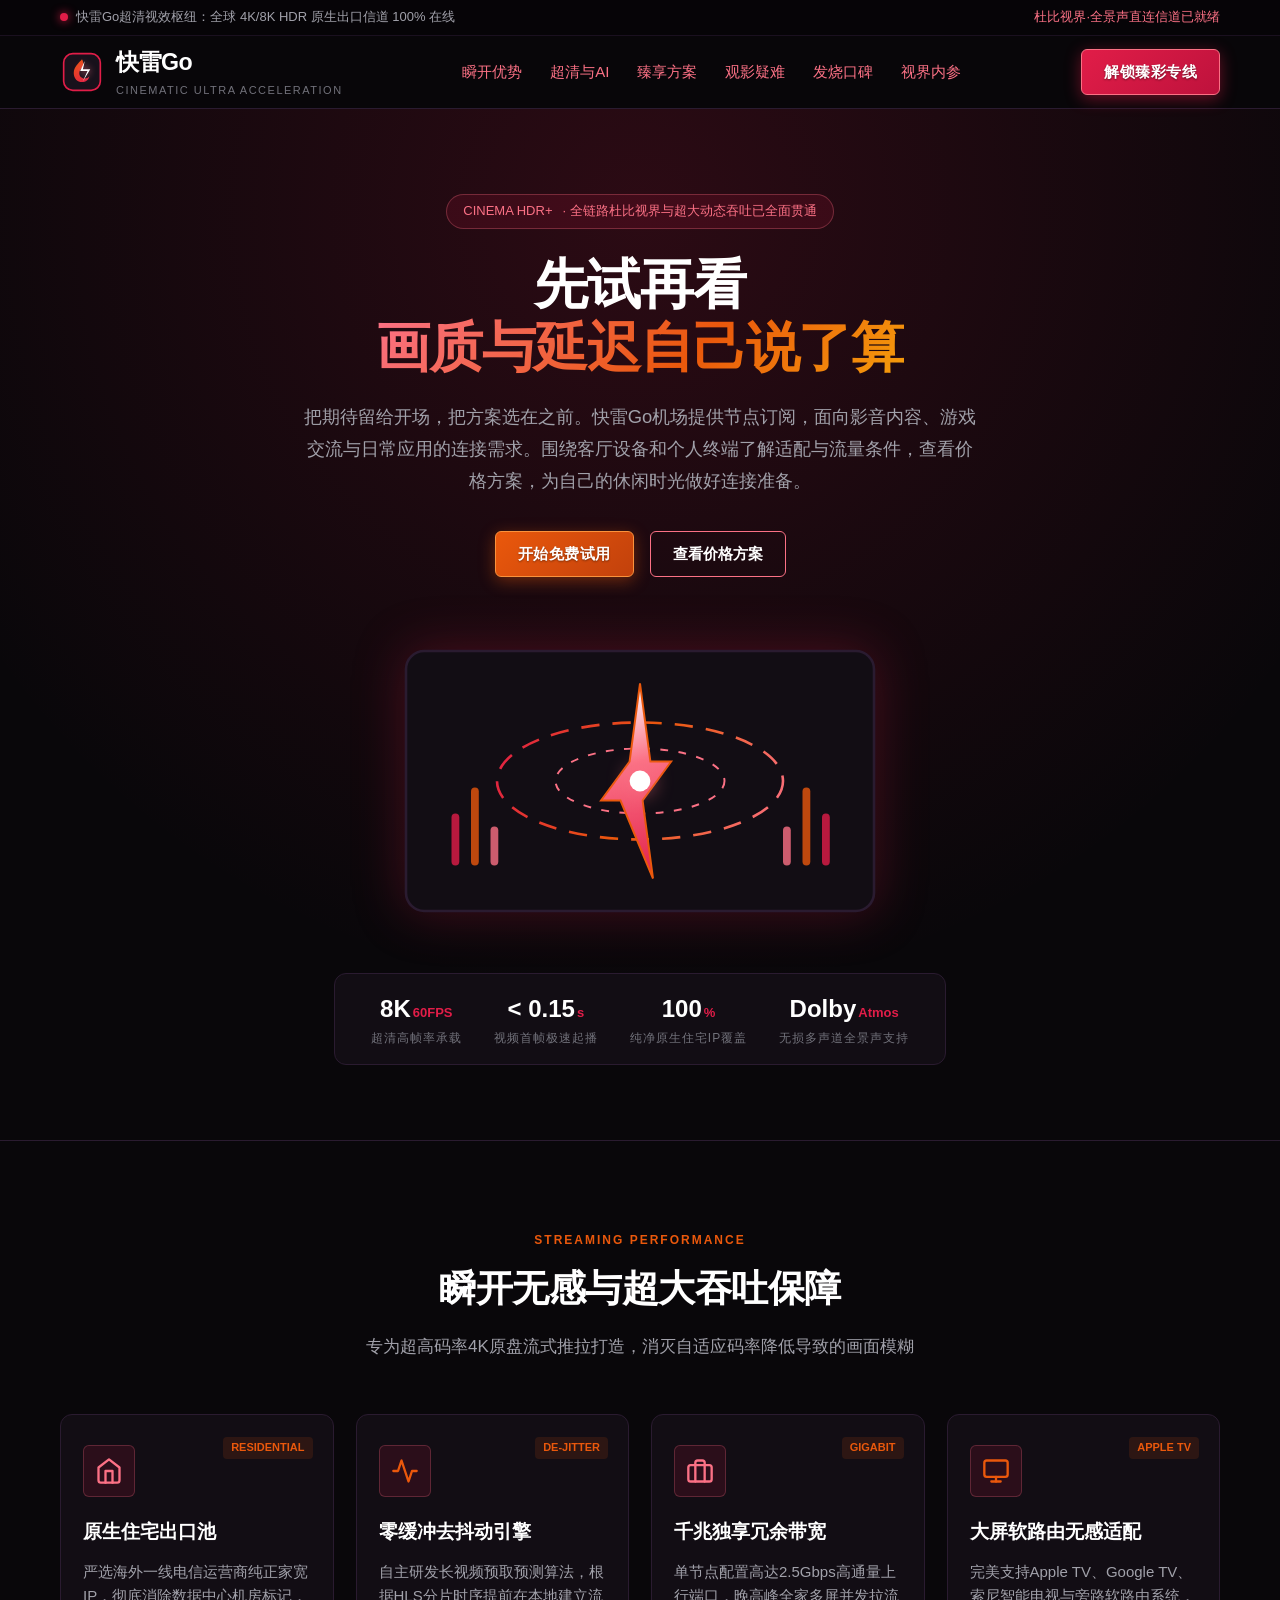
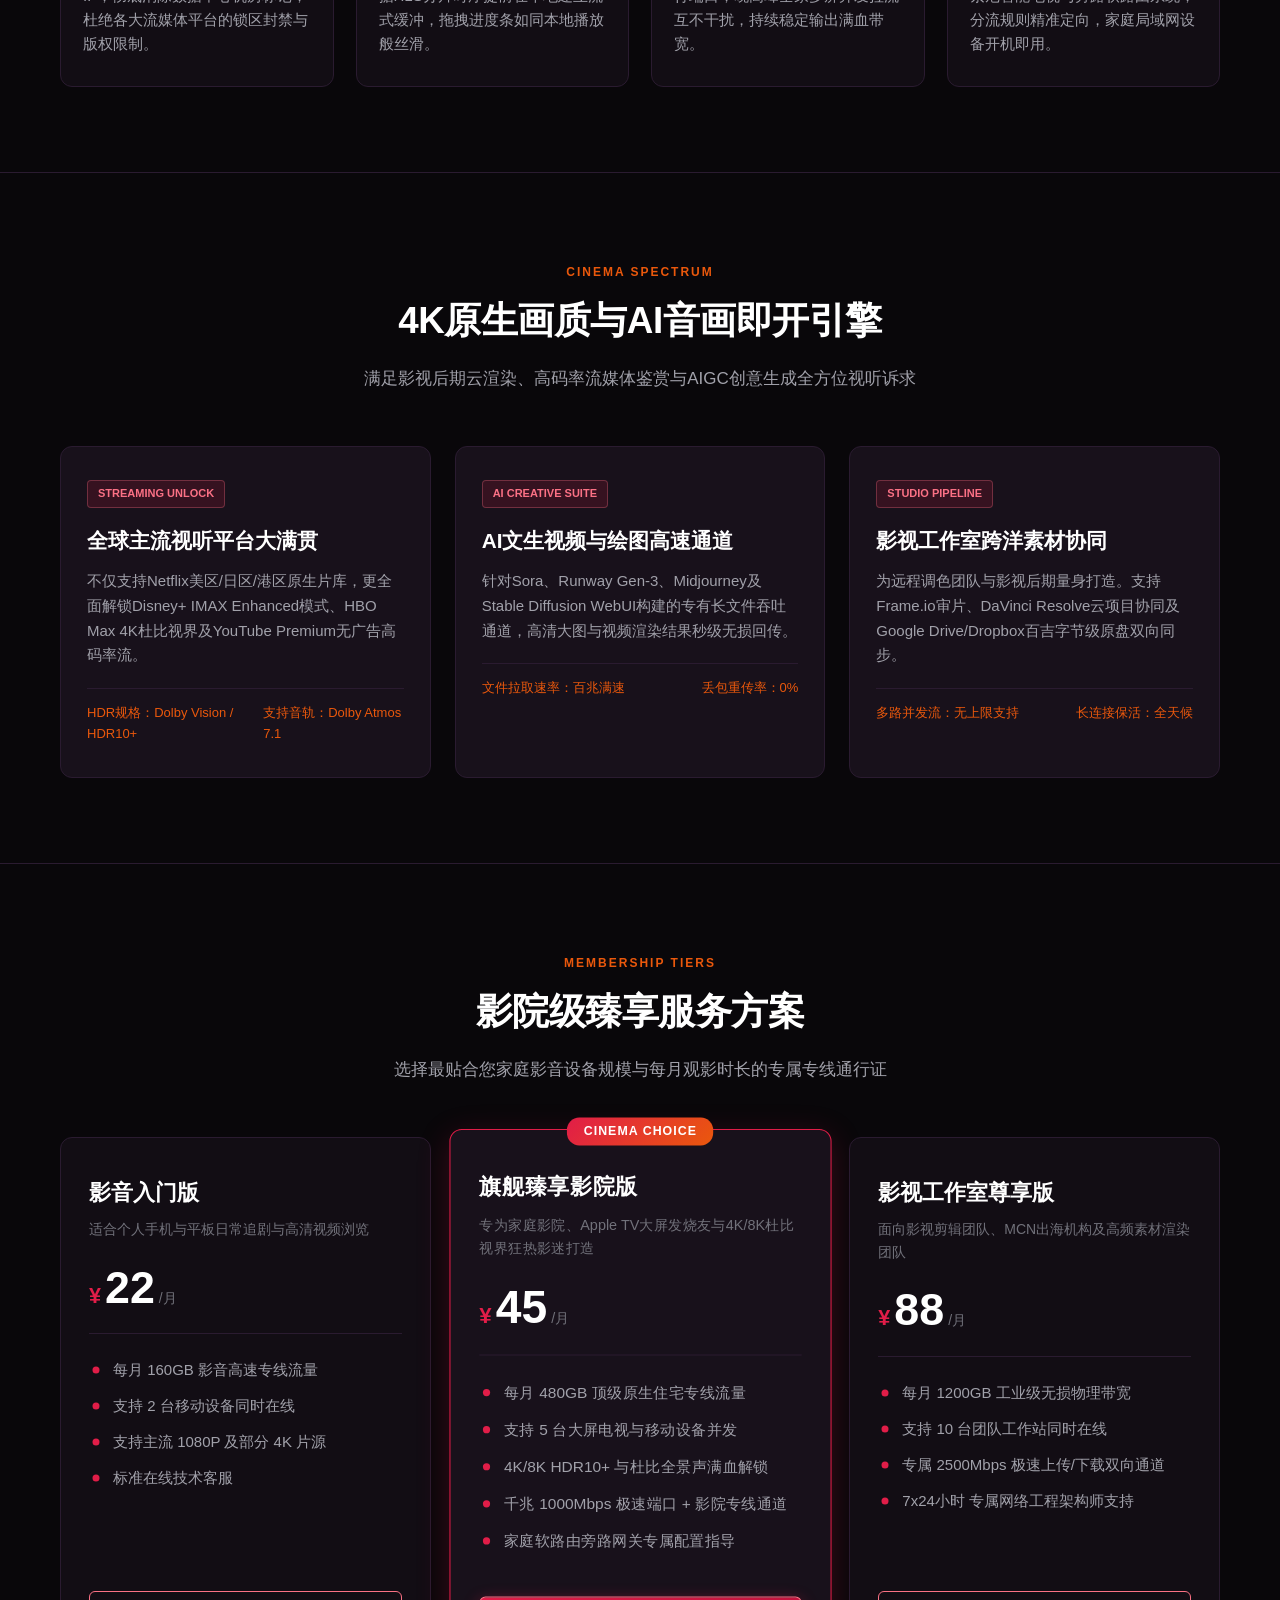
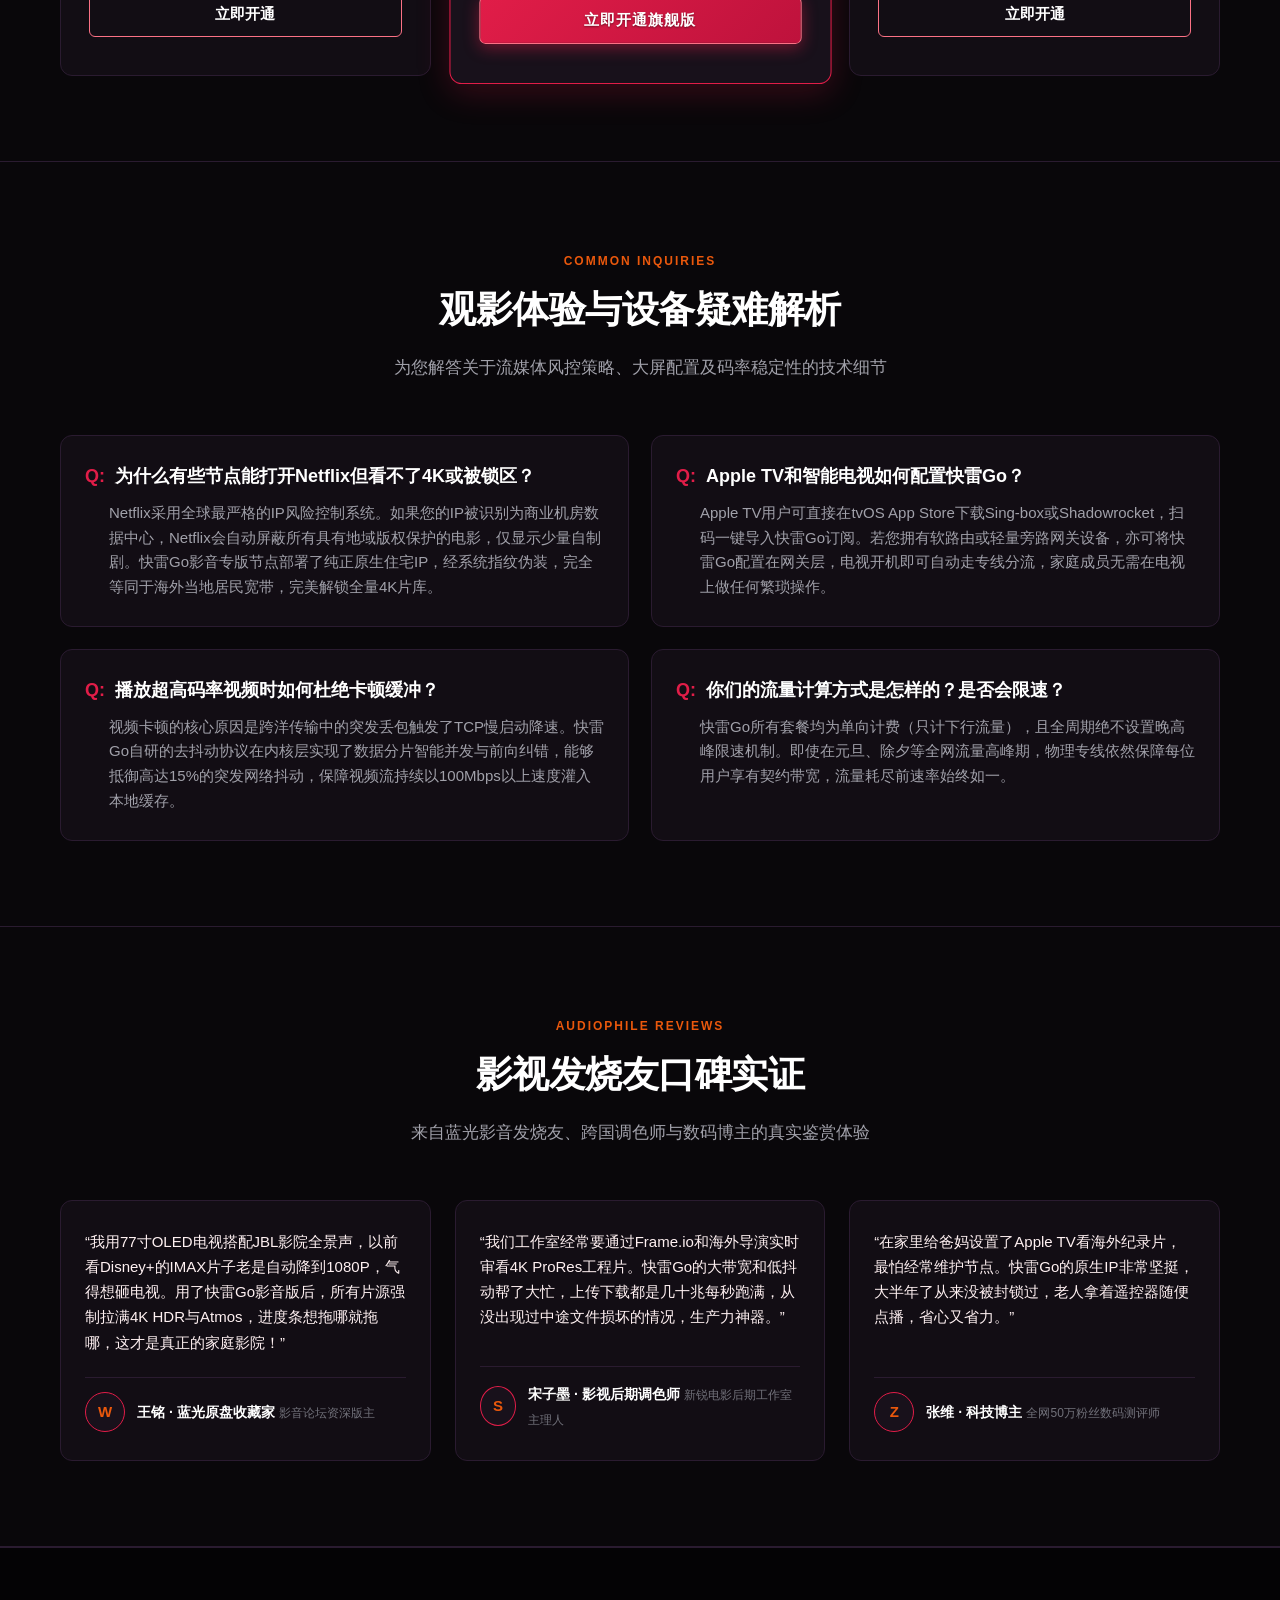
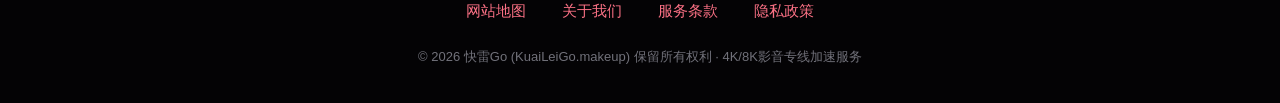
<file: index.html>
<!DOCTYPE html>

<html lang="zh-CN">
<head>
<meta charset="utf-8"/>
<meta content="width=device-width, initial-scale=1.0" name="viewport"/>
<title>快雷Go机场｜影音设备设置、画质与联网排查</title>
<meta content="把期待留给开场，把方案选在之前。快雷Go机场提供节点订阅，面向影音内容、游戏交流与日常应用的连接需求。围绕客厅设备和个人终端了解适配与流量条件，查看价格方案，为自己的休闲时光做好连接准备。" name="description"/>
<meta content="快雷Go, 快雷机场, 机场推荐, 免费体验, Netflix画质, 游戏主机联网, 杜比视界设置, 手游下载" name="keywords"/>
<link href="https://kuaileigo.makeup/" rel="canonical"/>
<!-- Open Graph 社交分享元数据 -->
<meta content="website" property="og:type"/>
<meta content="快雷Go" property="og:site_name"/>
<meta content="快雷Go机场｜影音设备设置、画质与联网排查" property="og:title"/>
<meta content="把期待留给开场，把方案选在之前。快雷Go机场提供节点订阅，面向影音内容、游戏交流与日常应用的连接需求。围绕客厅设备和个人终端了解适配与流量条件，查看价格方案，为自己的休闲时光做好连接准备。" property="og:description"/>
<meta content="https://kuaileigo.makeup/" property="og:url"/>
<meta content="https://kuaileigo.makeup/og-preview.png" property="og:image"/>
<meta content="zh_CN" property="og:locale"/>
<!-- Twitter Card 社交卡片 -->
<meta content="summary_large_image" name="twitter:card"/>
<meta content="快雷Go机场｜影音设备设置、画质与联网排查" name="twitter:title"/>
<meta content="把期待留给开场，把方案选在之前。快雷Go机场提供节点订阅，面向影音内容、游戏交流与日常应用的连接需求。围绕客厅设备和个人终端了解适配与流量条件，查看价格方案，为自己的休闲时光做好连接准备。" name="twitter:description"/>
<meta content="https://kuaileigo.makeup/og-preview.png" name="twitter:image"/>
<!-- Schema.org 结构化数据 (Product 富媒体展现) -->
<script type="application/ld+json">
  {
    "@context": "https://schema.org/",
    "@type": "Product",
    "name": "快雷Go-影音臻彩专版",
    "image": "https://kuaileigo.makeup/og-preview.png",
    "description": "快雷Go影音专版为海外影视发烧友与内容创作者量身定制，通过原生住宅IP池与光速零缓冲去抖动引擎，实现Netflix、Disney+、YouTube 4K@60FPS及杜比全景声超清秒开。",
    "brand": {
      "@type": "Brand",
      "name": "快雷Go"
    },
    "category": "4K流媒体与家庭影院网络加速服务",
    "offers": {
      "@type": "AggregateOffer",
      "url": "https://ww012.twilightaff.com/#/?code=A56DH1Af",
      "priceCurrency": "USD",
      "lowPrice": "4.99",
      "highPrice": "29.99",
      "offerCount": "3",
      "availability": "https://schema.org/InStock"
    },
    "aggregateRating": {
      "@type": "AggregateRating",
      "ratingValue": "4.9",
      "reviewCount": "1560",
      "bestRating": "5",
      "worstRating": "1"
    }
  }
  </script>
<link href="style.css" rel="stylesheet"/>
</head>
<body>
<!-- 影院顶部状态通告条 -->
<div class="cinema-topbar">
<div class="cinema-container cinema-topbar-flex">
<div class="cinema-stream-pill">
<span class="cinema-live-beacon"></span>
<span>快雷Go超清视效枢纽：全球 4K/8K HDR 原生出口信道 100% 在线</span>
</div>
<div class="cinema-topbar-meta">
<span>杜比视界·全景声直连信道已就绪</span>
</div>
</div>
</div>
<!-- 影院主导航栏 -->
<header class="cinema-header">
<div class="cinema-container cinema-nav-wrap">
<a aria-label="快雷Go影音专版首页" class="cinema-logo" href="index.html">
<!-- 快雷Go 烈焰雷光雕刻徽标 (火焰与双重闪电雕版) -->
<svg class="cinema-logo-svg" fill="none" viewbox="0 0 48 48" xmlns="http://www.w3.org/2000/svg">
<rect fill="#18111b" height="40" rx="10" stroke="#e11d48" stroke-width="1.8" width="40" x="4" y="4"></rect>
<!-- 烈焰外形与雷弧 -->
<path d="M24 10C24 10 27 15 25 18C23 21 21 22 21 25C21 28.5 23.5 31 27 31C29 31 31 30 32 28.5C31.5 32.5 28 35 24 35C19 35 15 31 15 25C15 18.5 20.5 14 24 10Z" fill="url(#cinema-flame-grad)"></path>
<path d="M27 12L22 23H30L25 34L33 21H25L27 12Z" fill="#ffffff" filter="drop-shadow(0 0 4px #fb7185)"></path>
<defs>
<lineargradient gradientunits="userSpaceOnUse" id="cinema-flame-grad" x1="15" x2="32" y1="10" y2="35">
<stop stop-color="#ea580c"></stop>
<stop offset="1" stop-color="#e11d48"></stop>
</lineargradient>
</defs>
</svg>
<div class="cinema-logo-text">
<span class="cinema-logo-brand">快雷Go</span>
<span class="cinema-logo-sub">CINEMATIC ULTRA ACCELERATION</span>
</div>
</a>
<!-- 纯CSS原生汉堡切换器 -->
<input aria-label="展开导航菜单" class="cinema-nav-toggle" id="cinema-toggle" type="checkbox"/>
<label aria-label="切换主菜单" class="cinema-hamburger" for="cinema-toggle">
<span></span>
<span></span>
<span></span>
</label>
<nav class="cinema-nav-menu">
<a class="cinema-nav-link" href="#advantages" onclick="document.getElementById('cinema-toggle').checked=false">瞬开优势</a>
<a class="cinema-nav-link" href="#streaming-matrix" onclick="document.getElementById('cinema-toggle').checked=false">超清与AI</a>
<a class="cinema-nav-link" href="#pricing" onclick="document.getElementById('cinema-toggle').checked=false">臻享方案</a>
<a class="cinema-nav-link" href="#faq" onclick="document.getElementById('cinema-toggle').checked=false">观影疑难</a>
<a class="cinema-nav-link" href="#reviews" onclick="document.getElementById('cinema-toggle').checked=false">发烧口碑</a>
<a class="cinema-nav-link" href="cinema-feed.html">视界内参</a>
<label class="cinema-menu-close-btn" for="cinema-toggle">✕ 收起导航菜单</label>
</nav>
<div class="cinema-nav-actions">
<a class="btn-cinema btn-cinema-crimson" href="https://ww012.twilightaff.com/#/?code=A56DH1Af" rel="nofollow" target="_blank">解锁臻彩专线</a>
</div>
</div>
<!-- 移动端专属横向滑动导航条：保证在手机视口下导航菜单始终醒目可见、永不缺失 -->
<nav aria-label="移动端影音快速导航" class="cinema-mobile-subnav">
<div class="cinema-container cinema-mobile-subnav-scroll">
<a class="cinema-subnav-pill" href="#advantages">瞬开优势</a>
<a class="cinema-subnav-pill" href="#streaming-matrix">超清与AI</a>
<a class="cinema-subnav-pill" href="#pricing">臻享方案</a>
<a class="cinema-subnav-pill" href="#faq">观影疑难</a>
<a class="cinema-subnav-pill" href="#reviews">发烧口碑</a>
<a class="cinema-subnav-pill" href="cinema-feed.html">视界内参</a>
</div>
</nav>
</header>
<!-- 主体内容 -->
<main>
<!-- Hero 区域：电影巨幕海报居中 -->
<section class="cinema-hero">
<div class="cinema-container">
<div class="cinema-hero-badge">
<span>CINEMA HDR+</span>
<span>· 全链路杜比视界与超大动态吞吐已全面贯通</span>
</div>
<h1 class="cinema-hero-title">先试再看<br/>
<span class="cinema-title-gradient">画质与延迟自己说了算</span>
</h1>
<p class="cinema-hero-desc">把期待留给开场，把方案选在之前。快雷Go机场提供节点订阅，面向影音内容、游戏交流与日常应用的连接需求。围绕客厅设备和个人终端了解适配与流量条件，查看价格方案，为自己的休闲时光做好连接准备。</p>
<div class="cinema-hero-actions">
<a class="btn-cinema btn-cinema-flame btn-cinema-lg" href="https://ww012.twilightaff.com/#/?code=A56DH1Af" rel="nofollow" target="_blank">开始免费试用</a>
<a class="btn-cinema btn-cinema-outline btn-cinema-lg" href="#pricing">查看价格方案</a>
</div>
<!-- 居中棱镜频谱舞台 (纯SVG矢量动效) -->
<div class="cinema-prism-stage">
<svg class="cinema-prism-svg" fill="none" viewbox="0 0 400 240" xmlns="http://www.w3.org/2000/svg">
<!-- 影院巨幕框架 -->
<rect fill="#120d14" height="200" rx="14" stroke="#2a1b30" stroke-width="2" width="360" x="20" y="20"></rect>
<!-- 动态棱镜光谱光芒旋转 -->
<g class="cinema-spectrum-spin">
<ellipse cx="200" cy="120" rx="110" ry="45" stroke="url(#cinema-prism-grad)" stroke-dasharray="14 10" stroke-width="2"></ellipse>
<ellipse cx="200" cy="120" rx="65" ry="25" stroke="#fb7185" stroke-dasharray="6 8" stroke-width="1.5"></ellipse>
</g>
<!-- 中心烈焰雷霆光柱 -->
<path d="M200 45L208 105H224L202 135L210 195L185 135H170L192 105L200 45Z" fill="url(#cinema-bolt-grad)" stroke="#ea580c" stroke-width="1.5"></path>
<circle cx="200" cy="120" fill="#ffffff" filter="drop-shadow(0 0 8px #fb7185)" r="8"></circle>
<!-- 音视频声道频谱柱 (纯矢量) -->
<rect fill="#e11d48" height="40" opacity="0.8" rx="3" width="6" x="55" y="145"></rect>
<rect fill="#ea580c" height="60" opacity="0.8" rx="3" width="6" x="70" y="125"></rect>
<rect fill="#fb7185" height="30" opacity="0.8" rx="3" width="6" x="85" y="155"></rect>
<rect fill="#fb7185" height="30" opacity="0.8" rx="3" width="6" x="310" y="155"></rect>
<rect fill="#ea580c" height="60" opacity="0.8" rx="3" width="6" x="325" y="125"></rect>
<rect fill="#e11d48" height="40" opacity="0.8" rx="3" width="6" x="340" y="145"></rect>
<defs>
<lineargradient gradientunits="userSpaceOnUse" id="cinema-prism-grad" x1="90" x2="310" y1="75" y2="165">
<stop stop-color="#e11d48"></stop>
<stop offset="0.5" stop-color="#ea580c"></stop>
<stop offset="1" stop-color="#fb7185"></stop>
</lineargradient>
<lineargradient gradientunits="userSpaceOnUse" id="cinema-bolt-grad" x1="185" x2="224" y1="45" y2="195">
<stop stop-color="#ffffff"></stop>
<stop offset="0.4" stop-color="#fb7185"></stop>
<stop offset="1" stop-color="#e11d48"></stop>
</lineargradient>
</defs>
</svg>
</div>
<!-- 影院音画指标条 -->
<div class="cinema-spec-strip">
<div class="cinema-spec-item">
<span class="cinema-spec-num">8K<span>60FPS</span></span>
<span class="cinema-spec-label">超清高帧率承载</span>
</div>
<div class="cinema-spec-item">
<span class="cinema-spec-num">&lt; 0.15<span>s</span></span>
<span class="cinema-spec-label">视频首帧极速起播</span>
</div>
<div class="cinema-spec-item">
<span class="cinema-spec-num">100<span>%</span></span>
<span class="cinema-spec-label">纯净原生住宅IP覆盖</span>
</div>
<div class="cinema-spec-item">
<span class="cinema-spec-num">Dolby<span>Atmos</span></span>
<span class="cinema-spec-label">无损多声道全景声支持</span>
</div>
</div>
</div>
</section>
<!-- 核心优势 (4列黑曜石卡片) -->
<section class="cinema-section" id="advantages">
<div class="cinema-container">
<div class="cinema-section-header">
<span class="cinema-section-tag">STREAMING PERFORMANCE</span>
<h2 class="cinema-section-title">瞬开无感与超大吞吐保障</h2>
<p class="cinema-section-subtitle">专为超高码率4K原盘流式推拉打造，消灭自适应码率降低导致的画面模糊</p>
</div>
<div class="cinema-grid-4">
<!-- 卡片 1 -->
<div class="cinema-card-obsidian">
<span class="cinema-card-badge">RESIDENTIAL</span>
<div class="cinema-icon-box">
<!-- 定制SVG：原生住宅IP池 -->
<svg fill="none" height="28" stroke="#fb7185" stroke-linecap="round" stroke-linejoin="round" stroke-width="2" viewbox="0 0 24 24" width="28">
<path d="M3 9l9-7 9 7v11a2 2 0 0 1-2 2H5a2 2 0 0 1-2-2z"></path>
<polyline points="9 22 9 12 15 12 15 22"></polyline>
</svg>
</div>
<h3 class="cinema-card-title">原生住宅出口池</h3>
<p class="cinema-card-desc">严选海外一线电信运营商纯正家宽IP，彻底消除数据中心机房标记，杜绝各大流媒体平台的锁区封禁与版权限制。</p>
</div>
<!-- 卡片 2 -->
<div class="cinema-card-obsidian">
<span class="cinema-card-badge">DE-JITTER</span>
<div class="cinema-icon-box">
<!-- 定制SVG：流光电弧去抖动引擎 -->
<svg fill="none" height="28" stroke="#ea580c" stroke-linecap="round" stroke-linejoin="round" stroke-width="2" viewbox="0 0 24 24" width="28">
<polyline points="22 12 18 12 15 21 9 3 6 12 2 12"></polyline>
</svg>
</div>
<h3 class="cinema-card-title">零缓冲去抖动引擎</h3>
<p class="cinema-card-desc">自主研发长视频预取预测算法，根据HLS分片时序提前在本地建立流式缓冲，拖拽进度条如同本地播放般丝滑。</p>
</div>
<!-- 卡片 3 -->
<div class="cinema-card-obsidian">
<span class="cinema-card-badge">GIGABIT</span>
<div class="cinema-icon-box">
<!-- 定制SVG：超大带宽直通管 -->
<svg fill="none" height="28" stroke="#fb7185" stroke-linecap="round" stroke-linejoin="round" stroke-width="2" viewbox="0 0 24 24" width="28">
<rect height="14" rx="2" ry="2" width="20" x="2" y="7"></rect>
<path d="M16 21V5a2 2 0 0 0-2-2h-4a2 2 0 0 0-2 2v16"></path>
</svg>
</div>
<h3 class="cinema-card-title">千兆独享冗余带宽</h3>
<p class="cinema-card-desc">单节点配置高达2.5Gbps高通量上行端口，晚高峰全家多屏并发拉流互不干扰，持续稳定输出满血带宽。</p>
</div>
<!-- 卡片 4 -->
<div class="cinema-card-obsidian">
<span class="cinema-card-badge">APPLE TV</span>
<div class="cinema-icon-box">
<!-- 定制SVG：家庭影院软路由生态 -->
<svg fill="none" height="28" stroke="#ea580c" stroke-linecap="round" stroke-linejoin="round" stroke-width="2" viewbox="0 0 24 24" width="28">
<rect height="14" rx="2" width="20" x="2" y="3"></rect>
<line x1="8" x2="16" y1="21" y2="21"></line>
<line x1="12" x2="12" y1="17" y2="21"></line>
</svg>
</div>
<h3 class="cinema-card-title">大屏软路由无感适配</h3>
<p class="cinema-card-desc">完美支持Apple TV、Google TV、索尼智能电视与旁路软路由系统，分流规则精准定向，家庭局域网设备开机即用。</p>
</div>
</div>
</div>
</section>
<!-- 影音与AI卡片 (3列画卷卡片) -->
<section class="cinema-section" id="streaming-matrix">
<div class="cinema-container">
<div class="cinema-section-header">
<span class="cinema-section-tag">CINEMA SPECTRUM</span>
<h2 class="cinema-section-title">4K原生画质与AI音画即开引擎</h2>
<p class="cinema-section-subtitle">满足影视后期云渲染、高码率流媒体鉴赏与AIGC创意生成全方位视听诉求</p>
</div>
<div class="cinema-grid-3">
<!-- 影音卡片 1 -->
<div class="cinema-card-stage">
<span class="cinema-stage-tag">STREAMING UNLOCK</span>
<h3 class="cinema-stage-title">全球主流视听平台大满贯</h3>
<p class="cinema-stage-desc">不仅支持Netflix美区/日区/港区原生片库，更全面解锁Disney+ IMAX Enhanced模式、HBO Max 4K杜比视界及YouTube Premium无广告高码率流。</p>
<div class="cinema-stage-meta">
<span>HDR规格：Dolby Vision / HDR10+</span>
<span>支持音轨：Dolby Atmos 7.1</span>
</div>
</div>
<!-- AI卡片 2 -->
<div class="cinema-card-stage">
<span class="cinema-stage-tag">AI CREATIVE SUITE</span>
<h3 class="cinema-stage-title">AI文生视频与绘图高速通道</h3>
<p class="cinema-stage-desc">针对Sora、Runway Gen-3、Midjourney及Stable Diffusion WebUI构建的专有长文件吞吐通道，高清大图与视频渲染结果秒级无损回传。</p>
<div class="cinema-stage-meta">
<span>文件拉取速率：百兆满速</span>
<span>丢包重传率：0%</span>
</div>
</div>
<!-- 影音后期卡片 3 -->
<div class="cinema-card-stage">
<span class="cinema-stage-tag">STUDIO PIPELINE</span>
<h3 class="cinema-stage-title">影视工作室跨洋素材协同</h3>
<p class="cinema-stage-desc">为远程调色团队与影视后期量身打造。支持Frame.io审片、DaVinci Resolve云项目协同及Google Drive/Dropbox百吉字节级原盘双向同步。</p>
<div class="cinema-stage-meta">
<span>多路并发流：无上限支持</span>
<span>长连接保活：全天候</span>
</div>
</div>
</div>
</div>
</section>
<!-- 方案价格表 (3列影音方案) -->
<section class="cinema-section" id="pricing">
<div class="cinema-container">
<div class="cinema-section-header">
<span class="cinema-section-tag">MEMBERSHIP TIERS</span>
<h2 class="cinema-section-title">影院级臻享服务方案</h2>
<p class="cinema-section-subtitle">选择最贴合您家庭影音设备规模与每月观影时长的专属专线通行证</p>
</div>
<div class="cinema-grid-3">
<!-- 标准观影套餐 -->
<div class="cinema-price-card">
<h3 class="cinema-price-title">影音入门版</h3>
<p class="cinema-price-sub">适合个人手机与平板日常追剧与高清视频浏览</p>
<div class="cinema-cost-wrap">
<span class="cinema-currency">¥</span>
<span class="cinema-cost-val">22</span>
<span class="cinema-period">/月</span>
</div>
<ul class="cinema-perks">
<li class="cinema-perk-item">
<svg class="cinema-dot-icon" fill="currentColor" viewbox="0 0 20 20"><circle cx="10" cy="10" r="5"></circle></svg>
<span>每月 160GB 影音高速专线流量</span>
</li>
<li class="cinema-perk-item">
<svg class="cinema-dot-icon" fill="currentColor" viewbox="0 0 20 20"><circle cx="10" cy="10" r="5"></circle></svg>
<span>支持 2 台移动设备同时在线</span>
</li>
<li class="cinema-perk-item">
<svg class="cinema-dot-icon" fill="currentColor" viewbox="0 0 20 20"><circle cx="10" cy="10" r="5"></circle></svg>
<span>支持主流 1080P 及部分 4K 片源</span>
</li>
<li class="cinema-perk-item">
<svg class="cinema-dot-icon" fill="currentColor" viewbox="0 0 20 20"><circle cx="10" cy="10" r="5"></circle></svg>
<span>标准在线技术客服</span>
</li>
</ul>
<div class="cinema-price-btn-wrap">
<a class="btn-cinema btn-cinema-outline" href="https://ww012.twilightaff.com/#/?code=A56DH1Af" rel="nofollow" target="_blank">立即开通</a>
</div>
</div>
<!-- 旗舰发烧套餐 (热门推荐) -->
<div class="cinema-price-card cinema-price-featured">
<span class="cinema-featured-flag">CINEMA CHOICE</span>
<h3 class="cinema-price-title">旗舰臻享影院版</h3>
<p class="cinema-price-sub">专为家庭影院、Apple TV大屏发烧友与4K/8K杜比视界狂热影迷打造</p>
<div class="cinema-cost-wrap">
<span class="cinema-currency">¥</span>
<span class="cinema-cost-val">45</span>
<span class="cinema-period">/月</span>
</div>
<ul class="cinema-perks">
<li class="cinema-perk-item">
<svg class="cinema-dot-icon" fill="currentColor" viewbox="0 0 20 20"><circle cx="10" cy="10" r="5"></circle></svg>
<span>每月 480GB 顶级原生住宅专线流量</span>
</li>
<li class="cinema-perk-item">
<svg class="cinema-dot-icon" fill="currentColor" viewbox="0 0 20 20"><circle cx="10" cy="10" r="5"></circle></svg>
<span>支持 5 台大屏电视与移动设备并发</span>
</li>
<li class="cinema-perk-item">
<svg class="cinema-dot-icon" fill="currentColor" viewbox="0 0 20 20"><circle cx="10" cy="10" r="5"></circle></svg>
<span>4K/8K HDR10+ 与杜比全景声满血解锁</span>
</li>
<li class="cinema-perk-item">
<svg class="cinema-dot-icon" fill="currentColor" viewbox="0 0 20 20"><circle cx="10" cy="10" r="5"></circle></svg>
<span>千兆 1000Mbps 极速端口 + 影院专线通道</span>
</li>
<li class="cinema-perk-item">
<svg class="cinema-dot-icon" fill="currentColor" viewbox="0 0 20 20"><circle cx="10" cy="10" r="5"></circle></svg>
<span>家庭软路由旁路网关专属配置指导</span>
</li>
</ul>
<div class="cinema-price-btn-wrap">
<a class="btn-cinema btn-cinema-crimson" href="https://ww012.twilightaff.com/#/?code=A56DH1Af" rel="nofollow" target="_blank">立即开通旗舰版</a>
</div>
</div>
<!-- 创作工作室版 -->
<div class="cinema-price-card">
<h3 class="cinema-price-title">影视工作室尊享版</h3>
<p class="cinema-price-sub">面向影视剪辑团队、MCN出海机构及高频素材渲染团队</p>
<div class="cinema-cost-wrap">
<span class="cinema-currency">¥</span>
<span class="cinema-cost-val">88</span>
<span class="cinema-period">/月</span>
</div>
<ul class="cinema-perks">
<li class="cinema-perk-item">
<svg class="cinema-dot-icon" fill="currentColor" viewbox="0 0 20 20"><circle cx="10" cy="10" r="5"></circle></svg>
<span>每月 1200GB 工业级无损物理带宽</span>
</li>
<li class="cinema-perk-item">
<svg class="cinema-dot-icon" fill="currentColor" viewbox="0 0 20 20"><circle cx="10" cy="10" r="5"></circle></svg>
<span>支持 10 台团队工作站同时在线</span>
</li>
<li class="cinema-perk-item">
<svg class="cinema-dot-icon" fill="currentColor" viewbox="0 0 20 20"><circle cx="10" cy="10" r="5"></circle></svg>
<span>专属 2500Mbps 极速上传/下载双向通道</span>
</li>
<li class="cinema-perk-item">
<svg class="cinema-dot-icon" fill="currentColor" viewbox="0 0 20 20"><circle cx="10" cy="10" r="5"></circle></svg>
<span>7x24小时 专属网络工程架构师支持</span>
</li>
</ul>
<div class="cinema-price-btn-wrap">
<a class="btn-cinema btn-cinema-outline" href="https://ww012.twilightaff.com/#/?code=A56DH1Af" rel="nofollow" target="_blank">立即开通</a>
</div>
</div>
</div>
</div>
</section>
<!-- FAQ 疑难解答 (4项精选) -->
<section class="cinema-section" id="faq">
<div class="cinema-container">
<div class="cinema-section-header">
<span class="cinema-section-tag">COMMON INQUIRIES</span>
<h2 class="cinema-section-title">观影体验与设备疑难解析</h2>
<p class="cinema-section-subtitle">为您解答关于流媒体风控策略、大屏配置及码率稳定性的技术细节</p>
</div>
<div class="cinema-faq-grid">
<div class="cinema-faq-box">
<h3 class="cinema-faq-question"><span class="cinema-faq-prefix">Q:</span> 为什么有些节点能打开Netflix但看不了4K或被锁区？</h3>
<p class="cinema-faq-answer">Netflix采用全球最严格的IP风险控制系统。如果您的IP被识别为商业机房数据中心，Netflix会自动屏蔽所有具有地域版权保护的电影，仅显示少量自制剧。快雷Go影音专版节点部署了纯正原生住宅IP，经系统指纹伪装，完全等同于海外当地居民宽带，完美解锁全量4K片库。</p>
</div>
<div class="cinema-faq-box">
<h3 class="cinema-faq-question"><span class="cinema-faq-prefix">Q:</span> Apple TV和智能电视如何配置快雷Go？</h3>
<p class="cinema-faq-answer">Apple TV用户可直接在tvOS App Store下载Sing-box或Shadowrocket，扫码一键导入快雷Go订阅。若您拥有软路由或轻量旁路网关设备，亦可将快雷Go配置在网关层，电视开机即可自动走专线分流，家庭成员无需在电视上做任何繁琐操作。</p>
</div>
<div class="cinema-faq-box">
<h3 class="cinema-faq-question"><span class="cinema-faq-prefix">Q:</span> 播放超高码率视频时如何杜绝卡顿缓冲？</h3>
<p class="cinema-faq-answer">视频卡顿的核心原因是跨洋传输中的突发丢包触发了TCP慢启动降速。快雷Go自研的去抖动协议在内核层实现了数据分片智能并发与前向纠错，能够抵御高达15%的突发网络抖动，保障视频流持续以100Mbps以上速度灌入本地缓存。</p>
</div>
<div class="cinema-faq-box">
<h3 class="cinema-faq-question"><span class="cinema-faq-prefix">Q:</span> 你们的流量计算方式是怎样的？是否会限速？</h3>
<p class="cinema-faq-answer">快雷Go所有套餐均为单向计费（只计下行流量），且全周期绝不设置晚高峰限速机制。即使在元旦、除夕等全网流量高峰期，物理专线依然保障每位用户享有契约带宽，流量耗尽前速率始终如一。</p>
</div>
</div>
</div>
</section>
<!-- 影迷口碑反馈 (3位影视达人) -->
<section class="cinema-section" id="reviews">
<div class="cinema-container">
<div class="cinema-section-header">
<span class="cinema-section-tag">AUDIOPHILE REVIEWS</span>
<h2 class="cinema-section-title">影视发烧友口碑实证</h2>
<p class="cinema-section-subtitle">来自蓝光影音发烧友、跨国调色师与数码博主的真实鉴赏体验</p>
</div>
<div class="cinema-grid-3">
<div class="cinema-review-item">
<p class="cinema-review-text">“我用77寸OLED电视搭配JBL影院全景声，以前看Disney+的IMAX片子老是自动降到1080P，气得想砸电视。用了快雷Go影音版后，所有片源强制拉满4K HDR与Atmos，进度条想拖哪就拖哪，这才是真正的家庭影院！”</p>
<div class="cinema-review-user">
<div class="cinema-user-avatar">W</div>
<div>
<span class="cinema-user-name">王铭 · 蓝光原盘收藏家</span>
<span class="cinema-user-tag">影音论坛资深版主</span>
</div>
</div>
</div>
<div class="cinema-review-item">
<p class="cinema-review-text">“我们工作室经常要通过Frame.io和海外导演实时审看4K ProRes工程片。快雷Go的大带宽和低抖动帮了大忙，上传下载都是几十兆每秒跑满，从没出现过中途文件损坏的情况，生产力神器。”</p>
<div class="cinema-review-user">
<div class="cinema-user-avatar">S</div>
<div>
<span class="cinema-user-name">宋子墨 · 影视后期调色师</span>
<span class="cinema-user-tag">新锐电影后期工作室主理人</span>
</div>
</div>
</div>
<div class="cinema-review-item">
<p class="cinema-review-text">“在家里给爸妈设置了Apple TV看海外纪录片，最怕经常维护节点。快雷Go的原生IP非常坚挺，大半年了从来没被封锁过，老人拿着遥控器随便点播，省心又省力。”</p>
<div class="cinema-review-user">
<div class="cinema-user-avatar">Z</div>
<div>
<span class="cinema-user-name">张维 · 科技博主</span>
<span class="cinema-user-tag">全网50万粉丝数码测评师</span>
</div>
</div>
</div>
</div>
</div>
</section>
</main>
<!-- 底部规范 (严格仅保留4个中文标题链接，打开独立子页面) -->
<footer class="cinema-footer">
<div class="cinema-container">
<ul class="cinema-footer-links">
<li><a class="cinema-footer-link" href="sitemap.html">网站地图</a></li>
<li><a class="cinema-footer-link" href="about.html">关于我们</a></li>
<li><a class="cinema-footer-link" href="terms.html">服务条款</a></li>
<li><a class="cinema-footer-link" href="privacy.html">隐私政策</a></li>
</ul>
<div class="cinema-copyright">
        © 2026 快雷Go (KuaiLeiGo.makeup) 保留所有权利 · 4K/8K影音专线加速服务
      </div>
</div>
</footer>
</body>
</html>
</file>
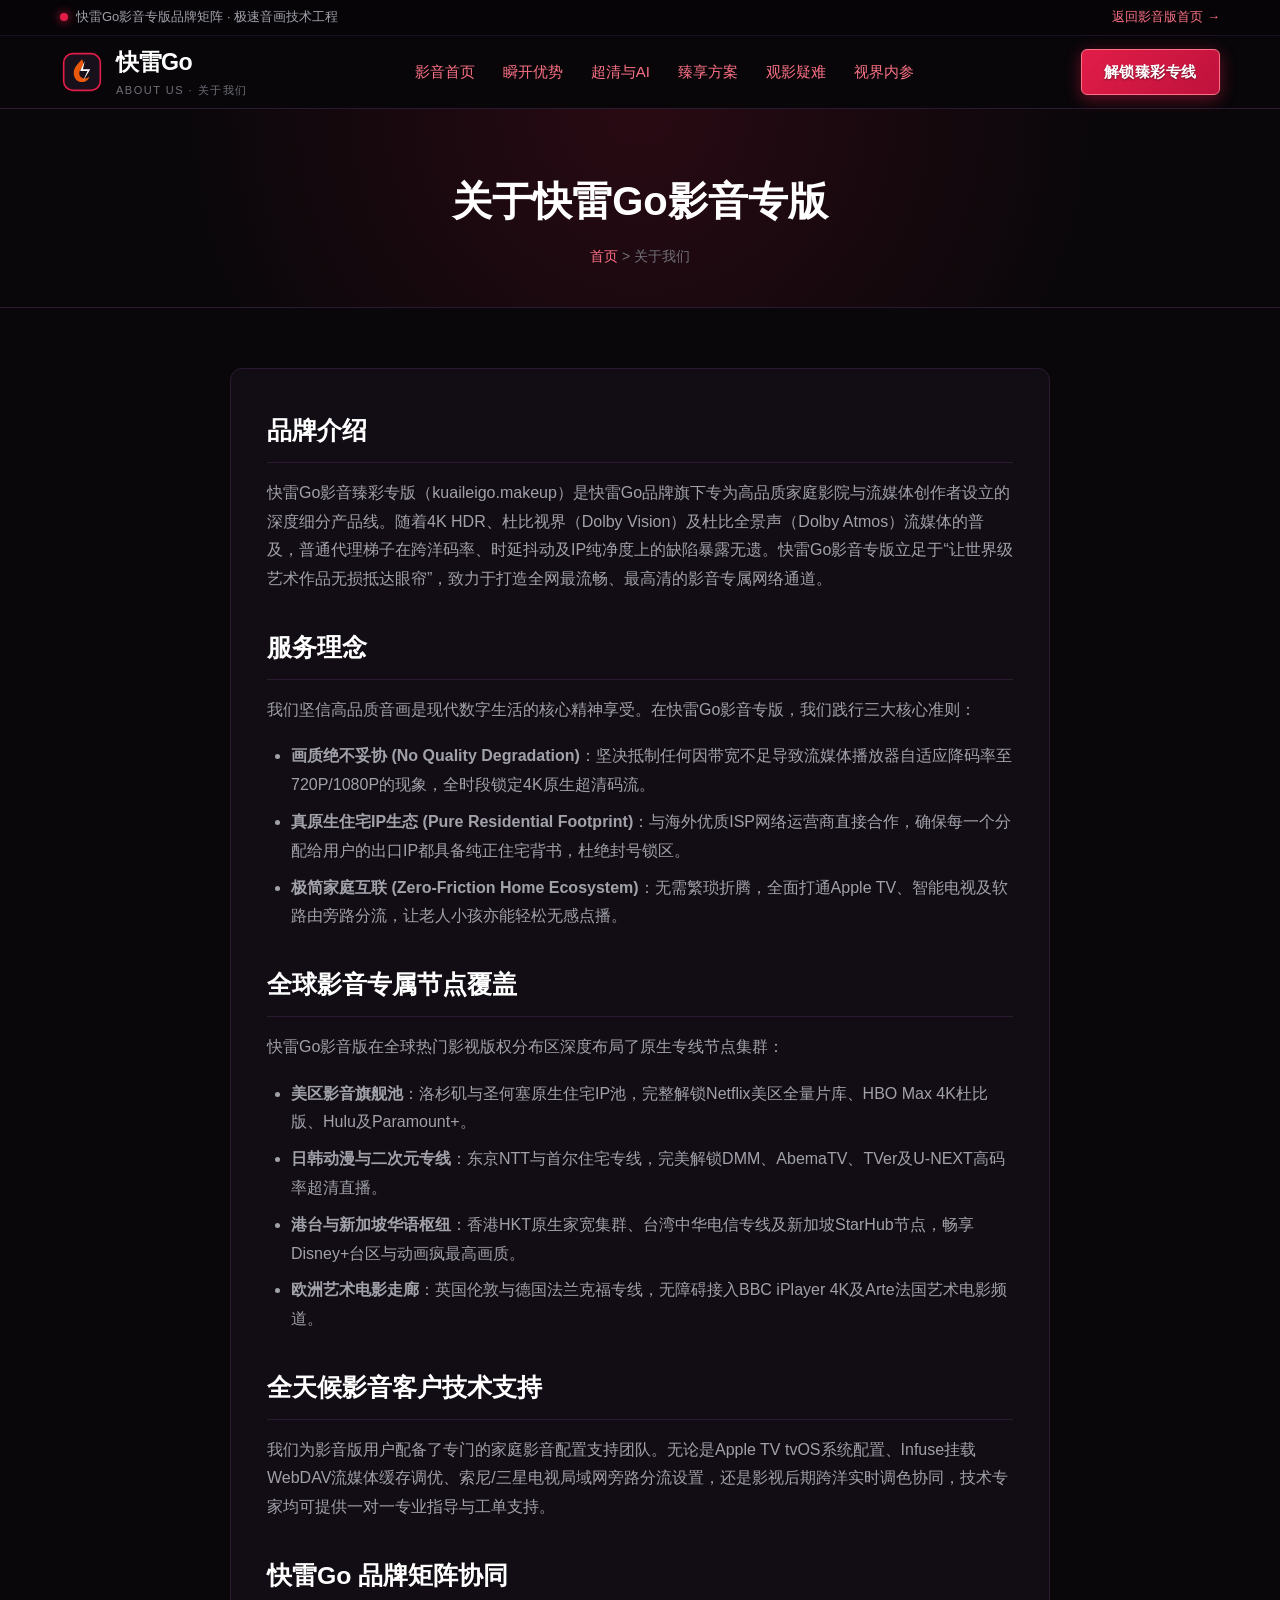
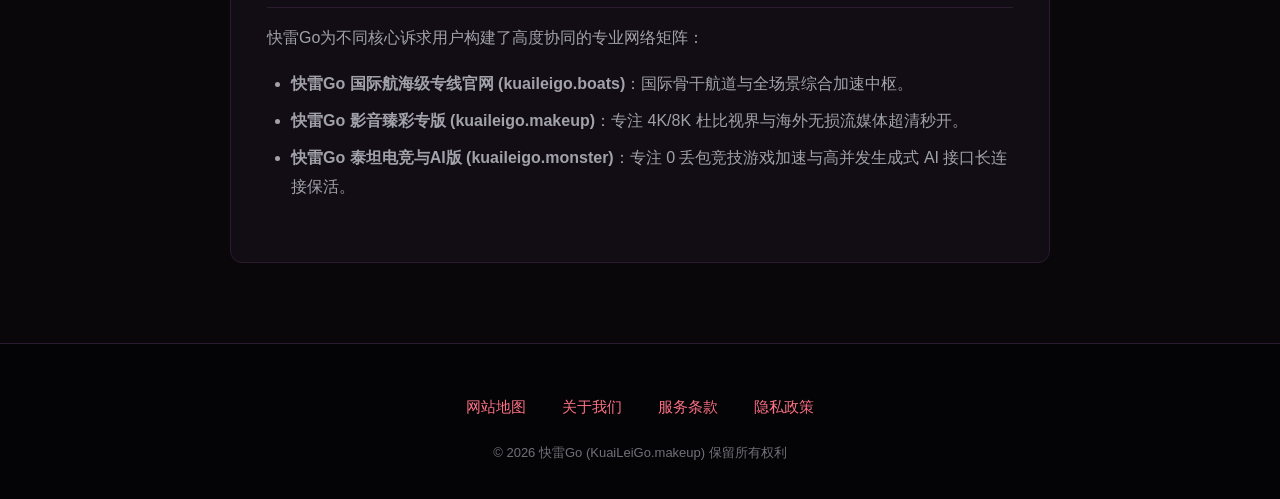
<file: about.html>
<!DOCTYPE html>
<html lang="zh-CN">
<head>
  <meta charset="UTF-8">
  <meta name="viewport" content="width=device-width, initial-scale=1.0">
  <title>关于我们 - 快雷Go-影音臻彩专版</title>
  <meta name="description" content="了解快雷Go影音专版品牌使命、原生住宅网络覆盖、服务理念及影音设备全天候客户支持。">
  <link rel="stylesheet" href="style.css">
</head>
<body>

  <div class="cinema-topbar">
    <div class="cinema-container cinema-topbar-flex">
      <div class="cinema-stream-pill">
        <span class="cinema-live-beacon"></span>
        <span>快雷Go影音专版品牌矩阵 · 极速音画技术工程</span>
      </div>
      <div>
        <a href="index.html" style="color: var(--cinema-rose);">返回影音版首页 &rarr;</a>
      </div>
    </div>
  </div>

  <header class="cinema-header">
    <div class="cinema-container cinema-nav-wrap">
      <a href="index.html" class="cinema-logo" aria-label="快雷Go首页">
        <svg class="cinema-logo-svg" viewBox="0 0 48 48" fill="none" xmlns="http://www.w3.org/2000/svg">
          <rect x="4" y="4" width="40" height="40" rx="10" fill="#18111b" stroke="#e11d48" stroke-width="1.8"/>
          <path d="M24 10C24 10 27 15 25 18C23 21 21 22 21 25C21 28.5 23.5 31 27 31C29 31 31 30 32 28.5C31.5 32.5 28 35 24 35C19 35 15 31 15 25C15 18.5 20.5 14 24 10Z" fill="#ea580c"/>
          <path d="M27 12L22 23H30L25 34L33 21H25L27 12Z" fill="#ffffff"/>
        </svg>
        <div class="cinema-logo-text">
          <span class="cinema-logo-brand">快雷Go</span>
          <span class="cinema-logo-sub">ABOUT US · 关于我们</span>
        </div>
      </a>
      
      <!-- 纯CSS原生汉堡切换器 -->
      <input type="checkbox" id="cinema-toggle" class="cinema-nav-toggle" aria-label="展开导航菜单">
      <label for="cinema-toggle" class="cinema-hamburger" aria-label="切换主菜单">
        <span></span>
        <span></span>
        <span></span>
      </label>

      <nav class="cinema-nav-menu">
        <a href="index.html" class="cinema-nav-link">影音首页</a>
        <a href="index.html#advantages" class="cinema-nav-link">瞬开优势</a>
        <a href="index.html#streaming-matrix" class="cinema-nav-link">超清与AI</a>
        <a href="index.html#pricing" class="cinema-nav-link">臻享方案</a>
        <a href="index.html#faq" class="cinema-nav-link">观影疑难</a>
        <a href="cinema-feed.html" class="cinema-nav-link">视界内参</a>
        <label for="cinema-toggle" class="cinema-menu-close-btn">✕ 收起导航菜单</label>
      </nav>

      <div class="cinema-nav-actions">
        <a href="https://ww012.twilightaff.com/#/?code=A56DH1Af" target="_blank" rel="nofollow" class="btn-cinema btn-cinema-crimson">解锁臻彩专线</a>
      </div>
    </div>
    <!-- 移动端专属横向滑动导航条：保证在手机视口下导航菜单始终醒目可见、永不缺失 -->
    <nav class="cinema-mobile-subnav" aria-label="移动端影音快速导航">
      <div class="cinema-container cinema-mobile-subnav-scroll">
        <a href="index.html" class="cinema-subnav-pill">影音首页</a>
        <a href="index.html#advantages" class="cinema-subnav-pill">瞬开优势</a>
        <a href="index.html#pricing" class="cinema-subnav-pill">臻享方案</a>
        <a href="index.html#faq" class="cinema-subnav-pill">观影疑难</a>
        <a href="cinema-feed.html" class="cinema-subnav-pill">视界内参</a>
      </div>
    </nav>
  </header>

  <div class="cinema-page-header">
    <div class="cinema-container">
      <h1 class="cinema-page-title">关于快雷Go影音专版</h1>
      <div class="cinema-breadcrumb">
        <a href="index.html">首页</a> &gt; 关于我们
      </div>
    </div>
  </div>

  <main class="cinema-page-content">
    <div class="cinema-container">
      <article class="cinema-article-box">
        <h2>品牌介绍</h2>
        <p>
          快雷Go影音臻彩专版（kuaileigo.makeup）是快雷Go品牌旗下专为高品质家庭影院与流媒体创作者设立的深度细分产品线。随着4K HDR、杜比视界（Dolby Vision）及杜比全景声（Dolby Atmos）流媒体的普及，普通代理梯子在跨洋码率、时延抖动及IP纯净度上的缺陷暴露无遗。快雷Go影音专版立足于“让世界级艺术作品无损抵达眼帘”，致力于打造全网最流畅、最高清的影音专属网络通道。
        </p>

        <h2>服务理念</h2>
        <p>
          我们坚信高品质音画是现代数字生活的核心精神享受。在快雷Go影音专版，我们践行三大核心准则：
        </p>
        <ul>
          <li><strong>画质绝不妥协 (No Quality Degradation)</strong>：坚决抵制任何因带宽不足导致流媒体播放器自适应降码率至720P/1080P的现象，全时段锁定4K原生超清码流。</li>
          <li><strong>真原生住宅IP生态 (Pure Residential Footprint)</strong>：与海外优质ISP网络运营商直接合作，确保每一个分配给用户的出口IP都具备纯正住宅背书，杜绝封号锁区。</li>
          <li><strong>极简家庭互联 (Zero-Friction Home Ecosystem)</strong>：无需繁琐折腾，全面打通Apple TV、智能电视及软路由旁路分流，让老人小孩亦能轻松无感点播。</li>
        </ul>

        <h2>全球影音专属节点覆盖</h2>
        <p>
          快雷Go影音版在全球热门影视版权分布区深度布局了原生专线节点集群：
        </p>
        <ul>
          <li><strong>美区影音旗舰池</strong>：洛杉矶与圣何塞原生住宅IP池，完整解锁Netflix美区全量片库、HBO Max 4K杜比版、Hulu及Paramount+。</li>
          <li><strong>日韩动漫与二次元专线</strong>：东京NTT与首尔住宅专线，完美解锁DMM、AbemaTV、TVer及U-NEXT高码率超清直播。</li>
          <li><strong>港台与新加坡华语枢纽</strong>：香港HKT原生家宽集群、台湾中华电信专线及新加坡StarHub节点，畅享Disney+台区与动画疯最高画质。</li>
          <li><strong>欧洲艺术电影走廊</strong>：英国伦敦与德国法兰克福专线，无障碍接入BBC iPlayer 4K及Arte法国艺术电影频道。</li>
        </ul>

        <h2>全天候影音客户技术支持</h2>
        <p>
          我们为影音版用户配备了专门的家庭影音配置支持团队。无论是Apple TV tvOS系统配置、Infuse挂载WebDAV流媒体缓存调优、索尼/三星电视局域网旁路分流设置，还是影视后期跨洋实时调色协同，技术专家均可提供一对一专业指导与工单支持。
        </p>

        <h2>快雷Go 品牌矩阵协同</h2>
        <p>
          快雷Go为不同核心诉求用户构建了高度协同的专业网络矩阵：
        </p>
        <ul>
          <li><strong>快雷Go 国际航海级专线官网 (kuaileigo.boats)</strong>：国际骨干航道与全场景综合加速中枢。</li>
          <li><strong>快雷Go 影音臻彩专版 (kuaileigo.makeup)</strong>：专注 4K/8K 杜比视界与海外无损流媒体超清秒开。</li>
          <li><strong>快雷Go 泰坦电竞与AI版 (kuaileigo.monster)</strong>：专注 0 丢包竞技游戏加速与高并发生成式 AI 接口长连接保活。</li>
        </ul>
      </article>
    </div>
  </main>

  <footer class="cinema-footer">
    <div class="cinema-container">
      <ul class="cinema-footer-links">
        <li><a href="sitemap.html" class="cinema-footer-link">网站地图</a></li>
        <li><a href="about.html" class="cinema-footer-link">关于我们</a></li>
        <li><a href="terms.html" class="cinema-footer-link">服务条款</a></li>
        <li><a href="privacy.html" class="cinema-footer-link">隐私政策</a></li>
      </ul>
      <div class="cinema-copyright">
        &copy; 2026 快雷Go (KuaiLeiGo.makeup) 保留所有权利
      </div>
    </div>
  </footer>

</body>
</html>
</file>
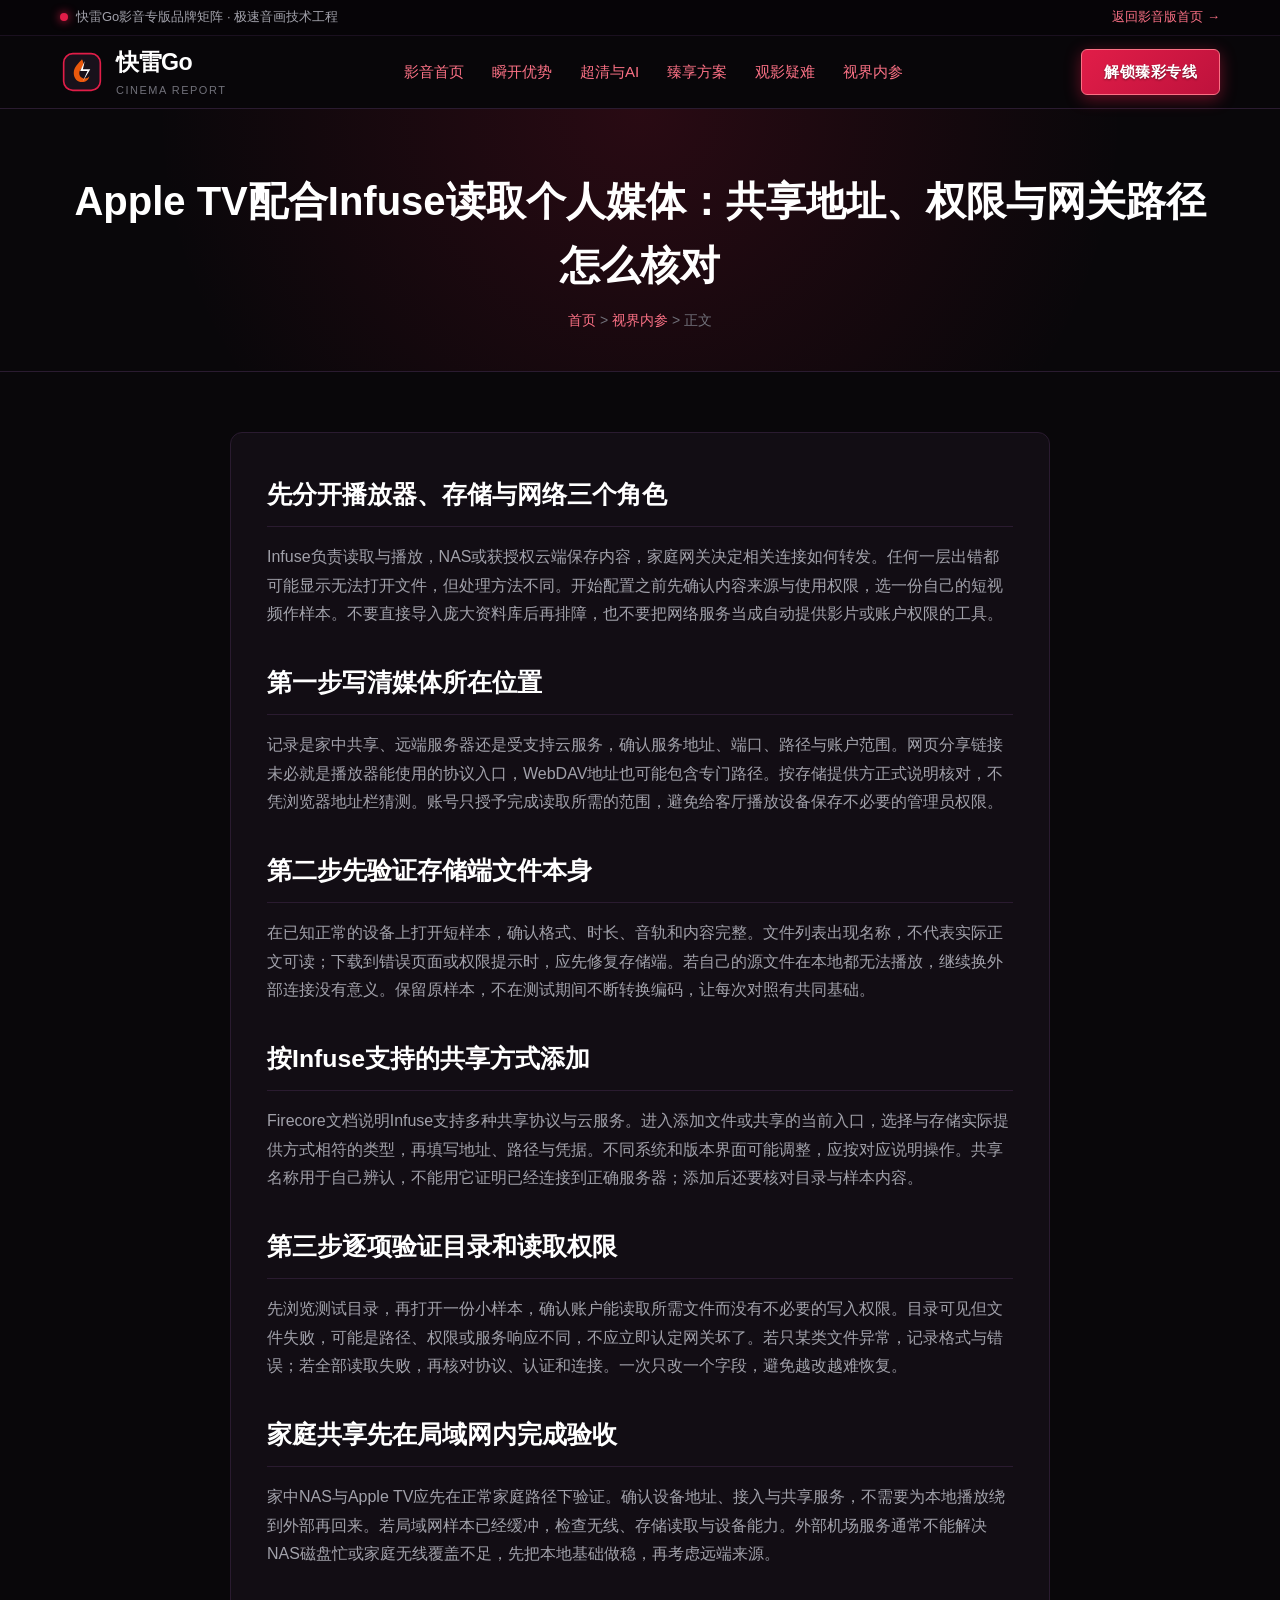
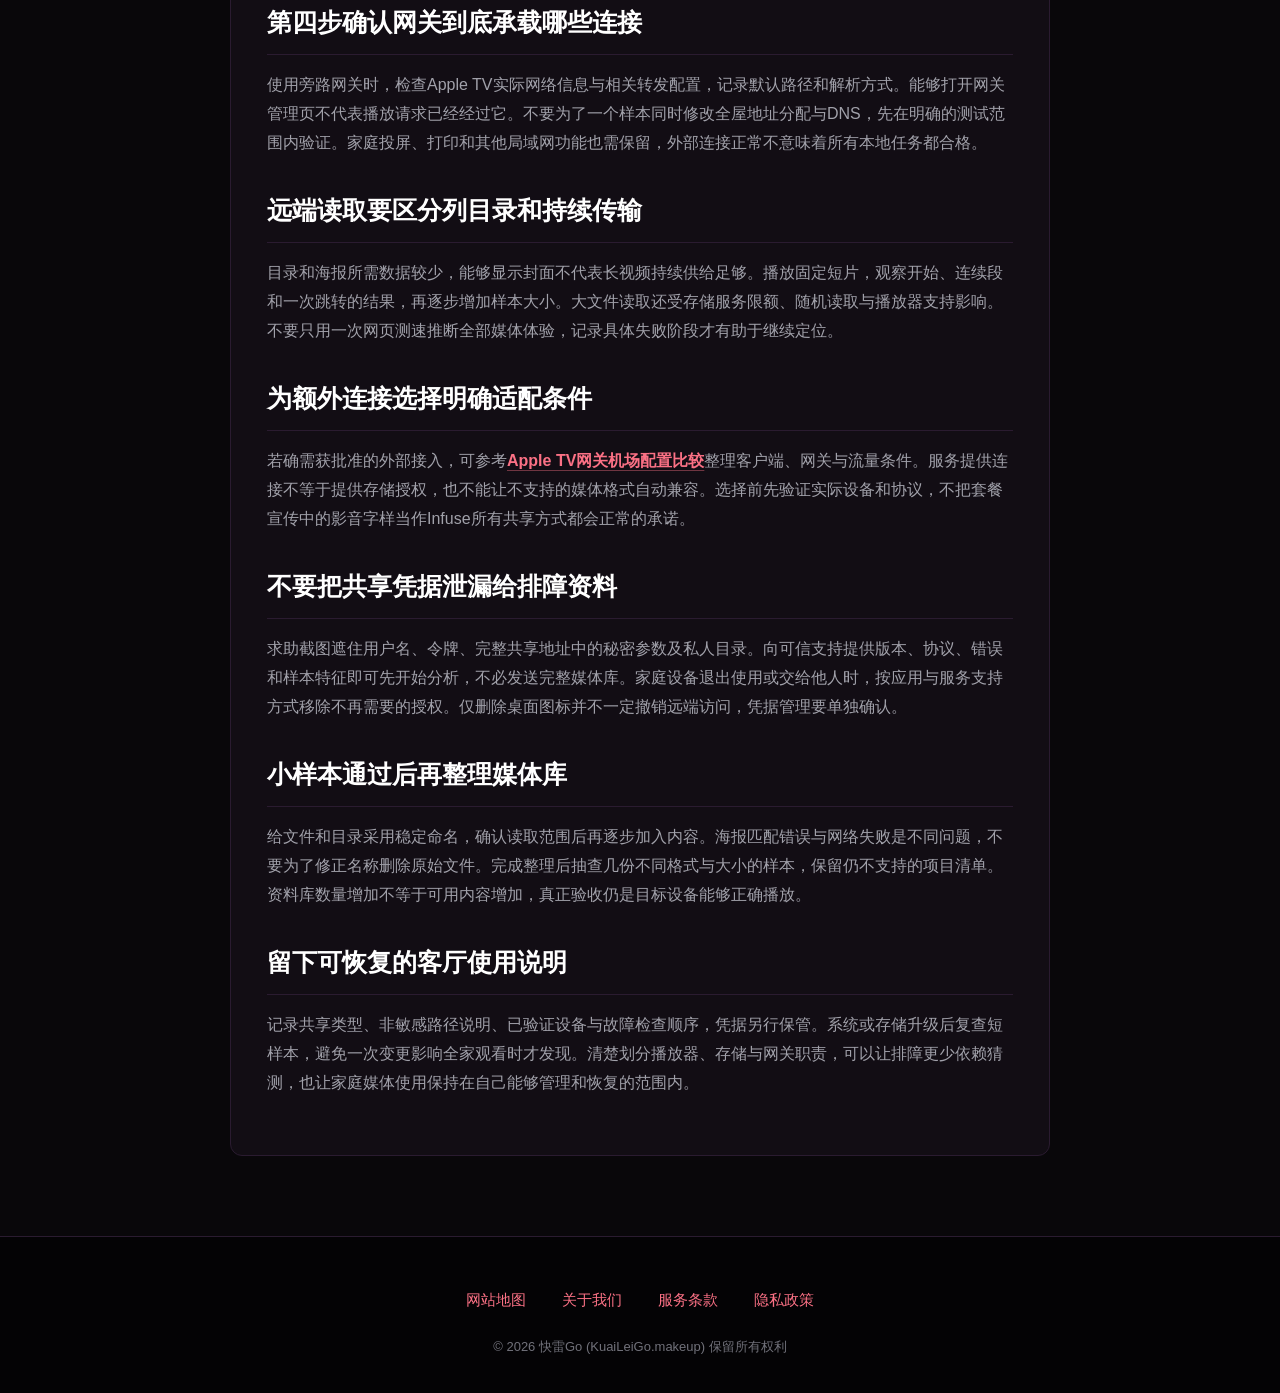
<file: apple-tv-bypass-gateway-configuration.html>
<!DOCTYPE html>

<html lang="zh-CN">
<head>
<meta charset="utf-8"/>
<meta content="width=device-width, initial-scale=1.0" name="viewport"/>
<title>Apple TV配合Infuse读取个人媒体：共享地址、权限与网关路径怎么核对</title>
<meta content="使用自有或获授权视频检查Infuse共享、WebDAV路径、读取权限和网络路径，按小样本验收后再建立媒体库。" name="description"/>
<link href="style.css" rel="stylesheet"/>
</head>
<body>
<!-- 顶部状态遥测条 -->
<div class="cinema-topbar">
<div class="cinema-container cinema-topbar-flex">
<div class="cinema-stream-pill">
<span class="cinema-live-beacon"></span>
<span>快雷Go影音专版品牌矩阵 · 极速音画技术工程</span>
</div>
<div>
<a href="index.html" style="color: var(--cinema-rose);">返回影音版首页 →</a>
</div>
</div>
</div>
<!-- 影音主导航栏 -->
<header class="cinema-header">
<div class="cinema-container cinema-nav-wrap">
<a aria-label="快雷Go首页" class="cinema-logo" href="index.html">
<svg class="cinema-logo-svg" fill="none" viewbox="0 0 48 48" xmlns="http://www.w3.org/2000/svg">
<rect fill="#18111b" height="40" rx="10" stroke="#e11d48" stroke-width="1.8" width="40" x="4" y="4"></rect>
<path d="M24 10C24 10 27 15 25 18C23 21 21 22 21 25C21 28.5 23.5 31 27 31C29 31 31 30 32 28.5C31.5 32.5 28 35 24 35C19 35 15 31 15 25C15 18.5 20.5 14 24 10Z" fill="#ea580c"></path>
<path d="M27 12L22 23H30L25 34L33 21H25L27 12Z" fill="#ffffff"></path>
</svg>
<div class="cinema-logo-text">
<span class="cinema-logo-brand">快雷Go</span>
<span class="cinema-logo-sub">CINEMA REPORT</span>
</div>
</a>
<!-- 纯CSS原生汉堡切换器 -->
<input aria-label="展开导航菜单" class="cinema-nav-toggle" id="cinema-toggle" type="checkbox"/>
<label aria-label="切换主菜单" class="cinema-hamburger" for="cinema-toggle">
<span></span>
<span></span>
<span></span>
</label>
<nav class="cinema-nav-menu">
<a class="cinema-nav-link" href="index.html">影音首页</a>
<a class="cinema-nav-link" href="index.html#advantages">瞬开优势</a>
<a class="cinema-nav-link" href="index.html#streaming-matrix">超清与AI</a>
<a class="cinema-nav-link" href="index.html#pricing">臻享方案</a>
<a class="cinema-nav-link" href="index.html#faq">观影疑难</a>
<a class="cinema-nav-link" href="cinema-feed.html">视界内参</a>
<label class="cinema-menu-close-btn" for="cinema-toggle">✕ 收起导航菜单</label>
</nav>
<div class="cinema-nav-actions">
<a class="btn-cinema btn-cinema-crimson" href="https://ww012.twilightaff.com/#/?code=A56DH1Af" rel="nofollow" target="_blank">解锁臻彩专线</a>
</div>
</div>
<!-- 移动端专属横向滑动导航条：保证在手机视口下导航菜单始终醒目可见、永不缺失 -->
<nav aria-label="移动端影音快速导航" class="cinema-mobile-subnav">
<div class="cinema-container cinema-mobile-subnav-scroll">
<a class="cinema-subnav-pill" href="index.html">影音首页</a>
<a class="cinema-subnav-pill" href="index.html#advantages">瞬开优势</a>
<a class="cinema-subnav-pill" href="index.html#pricing">臻享方案</a>
<a class="cinema-subnav-pill" href="index.html#faq">观影疑难</a>
<a class="cinema-subnav-pill" href="cinema-feed.html">视界内参</a>
</div>
</nav>
</header>
<div class="cinema-page-header">
<div class="cinema-container">
<h1 class="cinema-page-title">Apple TV配合Infuse读取个人媒体：共享地址、权限与网关路径怎么核对</h1>
<div class="cinema-breadcrumb">
<a href="index.html">首页</a> &gt; <a href="cinema-feed.html">视界内参</a> &gt; 正文
      </div>
</div>
</div>
<main class="cinema-page-content">
<div class="cinema-container">
<article class="cinema-article-box"><div data-swc-article-body="2026-11-16"><h2>先分开播放器、存储与网络三个角色</h2><p>Infuse负责读取与播放，NAS或获授权云端保存内容，家庭网关决定相关连接如何转发。任何一层出错都可能显示无法打开文件，但处理方法不同。开始配置之前先确认内容来源与使用权限，选一份自己的短视频作样本。不要直接导入庞大资料库后再排障，也不要把网络服务当成自动提供影片或账户权限的工具。</p><h2>第一步写清媒体所在位置</h2><p>记录是家中共享、远端服务器还是受支持云服务，确认服务地址、端口、路径与账户范围。网页分享链接未必就是播放器能使用的协议入口，WebDAV地址也可能包含专门路径。按存储提供方正式说明核对，不凭浏览器地址栏猜测。账号只授予完成读取所需的范围，避免给客厅播放设备保存不必要的管理员权限。</p><h2>第二步先验证存储端文件本身</h2><p>在已知正常的设备上打开短样本，确认格式、时长、音轨和内容完整。文件列表出现名称，不代表实际正文可读；下载到错误页面或权限提示时，应先修复存储端。若自己的源文件在本地都无法播放，继续换外部连接没有意义。保留原样本，不在测试期间不断转换编码，让每次对照有共同基础。</p><h2>按Infuse支持的共享方式添加</h2><p>Firecore文档说明Infuse支持多种共享协议与云服务。进入添加文件或共享的当前入口，选择与存储实际提供方式相符的类型，再填写地址、路径与凭据。不同系统和版本界面可能调整，应按对应说明操作。共享名称用于自己辨认，不能用它证明已经连接到正确服务器；添加后还要核对目录与样本内容。</p><h2>第三步逐项验证目录和读取权限</h2><p>先浏览测试目录，再打开一份小样本，确认账户能读取所需文件而没有不必要的写入权限。目录可见但文件失败，可能是路径、权限或服务响应不同，不应立即认定网关坏了。若只某类文件异常，记录格式与错误；若全部读取失败，再核对协议、认证和连接。一次只改一个字段，避免越改越难恢复。</p><h2>家庭共享先在局域网内完成验收</h2><p>家中NAS与Apple TV应先在正常家庭路径下验证。确认设备地址、接入与共享服务，不需要为本地播放绕到外部再回来。若局域网样本已经缓冲，检查无线、存储读取与设备能力。外部机场服务通常不能解决NAS磁盘忙或家庭无线覆盖不足，先把本地基础做稳，再考虑远端来源。</p><h2>第四步确认网关到底承载哪些连接</h2><p>使用旁路网关时，检查Apple TV实际网络信息与相关转发配置，记录默认路径和解析方式。能够打开网关管理页不代表播放请求已经经过它。不要为了一个样本同时修改全屋地址分配与DNS，先在明确的测试范围内验证。家庭投屏、打印和其他局域网功能也需保留，外部连接正常不意味着所有本地任务都合格。</p><h2>远端读取要区分列目录和持续传输</h2><p>目录和海报所需数据较少，能够显示封面不代表长视频持续供给足够。播放固定短片，观察开始、连续段和一次跳转的结果，再逐步增加样本大小。大文件读取还受存储服务限额、随机读取与播放器支持影响。不要只用一次网页测速推断全部媒体体验，记录具体失败阶段才有助于继续定位。</p><h2>为额外连接选择明确适配条件</h2><p>若确需获批准的外部接入，可参考<a href="https://dajichang.mom/">Apple TV网关机场配置比较</a>整理客户端、网关与流量条件。服务提供连接不等于提供存储授权，也不能让不支持的媒体格式自动兼容。选择前先验证实际设备和协议，不把套餐宣传中的影音字样当作Infuse所有共享方式都会正常的承诺。</p><h2>不要把共享凭据泄漏给排障资料</h2><p>求助截图遮住用户名、令牌、完整共享地址中的秘密参数及私人目录。向可信支持提供版本、协议、错误和样本特征即可先开始分析，不必发送完整媒体库。家庭设备退出使用或交给他人时，按应用与服务支持方式移除不再需要的授权。仅删除桌面图标并不一定撤销远端访问，凭据管理要单独确认。</p><h2>小样本通过后再整理媒体库</h2><p>给文件和目录采用稳定命名，确认读取范围后再逐步加入内容。海报匹配错误与网络失败是不同问题，不要为了修正名称删除原始文件。完成整理后抽查几份不同格式与大小的样本，保留仍不支持的项目清单。资料库数量增加不等于可用内容增加，真正验收仍是目标设备能够正确播放。</p><h2>留下可恢复的客厅使用说明</h2><p>记录共享类型、非敏感路径说明、已验证设备与故障检查顺序，凭据另行保管。系统或存储升级后复查短样本，避免一次变更影响全家观看时才发现。清楚划分播放器、存储与网关职责，可以让排障更少依赖猜测，也让家庭媒体使用保持在自己能够管理和恢复的范围内。</p></div></article>
</div>
</main>
<footer class="cinema-footer">
<div class="cinema-container">
<ul class="cinema-footer-links">
<li><a class="cinema-footer-link" href="sitemap.html">网站地图</a></li>
<li><a class="cinema-footer-link" href="about.html">关于我们</a></li>
<li><a class="cinema-footer-link" href="terms.html">服务条款</a></li>
<li><a class="cinema-footer-link" href="privacy.html">隐私政策</a></li>
</ul>
<div class="cinema-copyright">
        © 2026 快雷Go (KuaiLeiGo.makeup) 保留所有权利
      </div>
</div>
</footer>
</body>
</html>
</file>
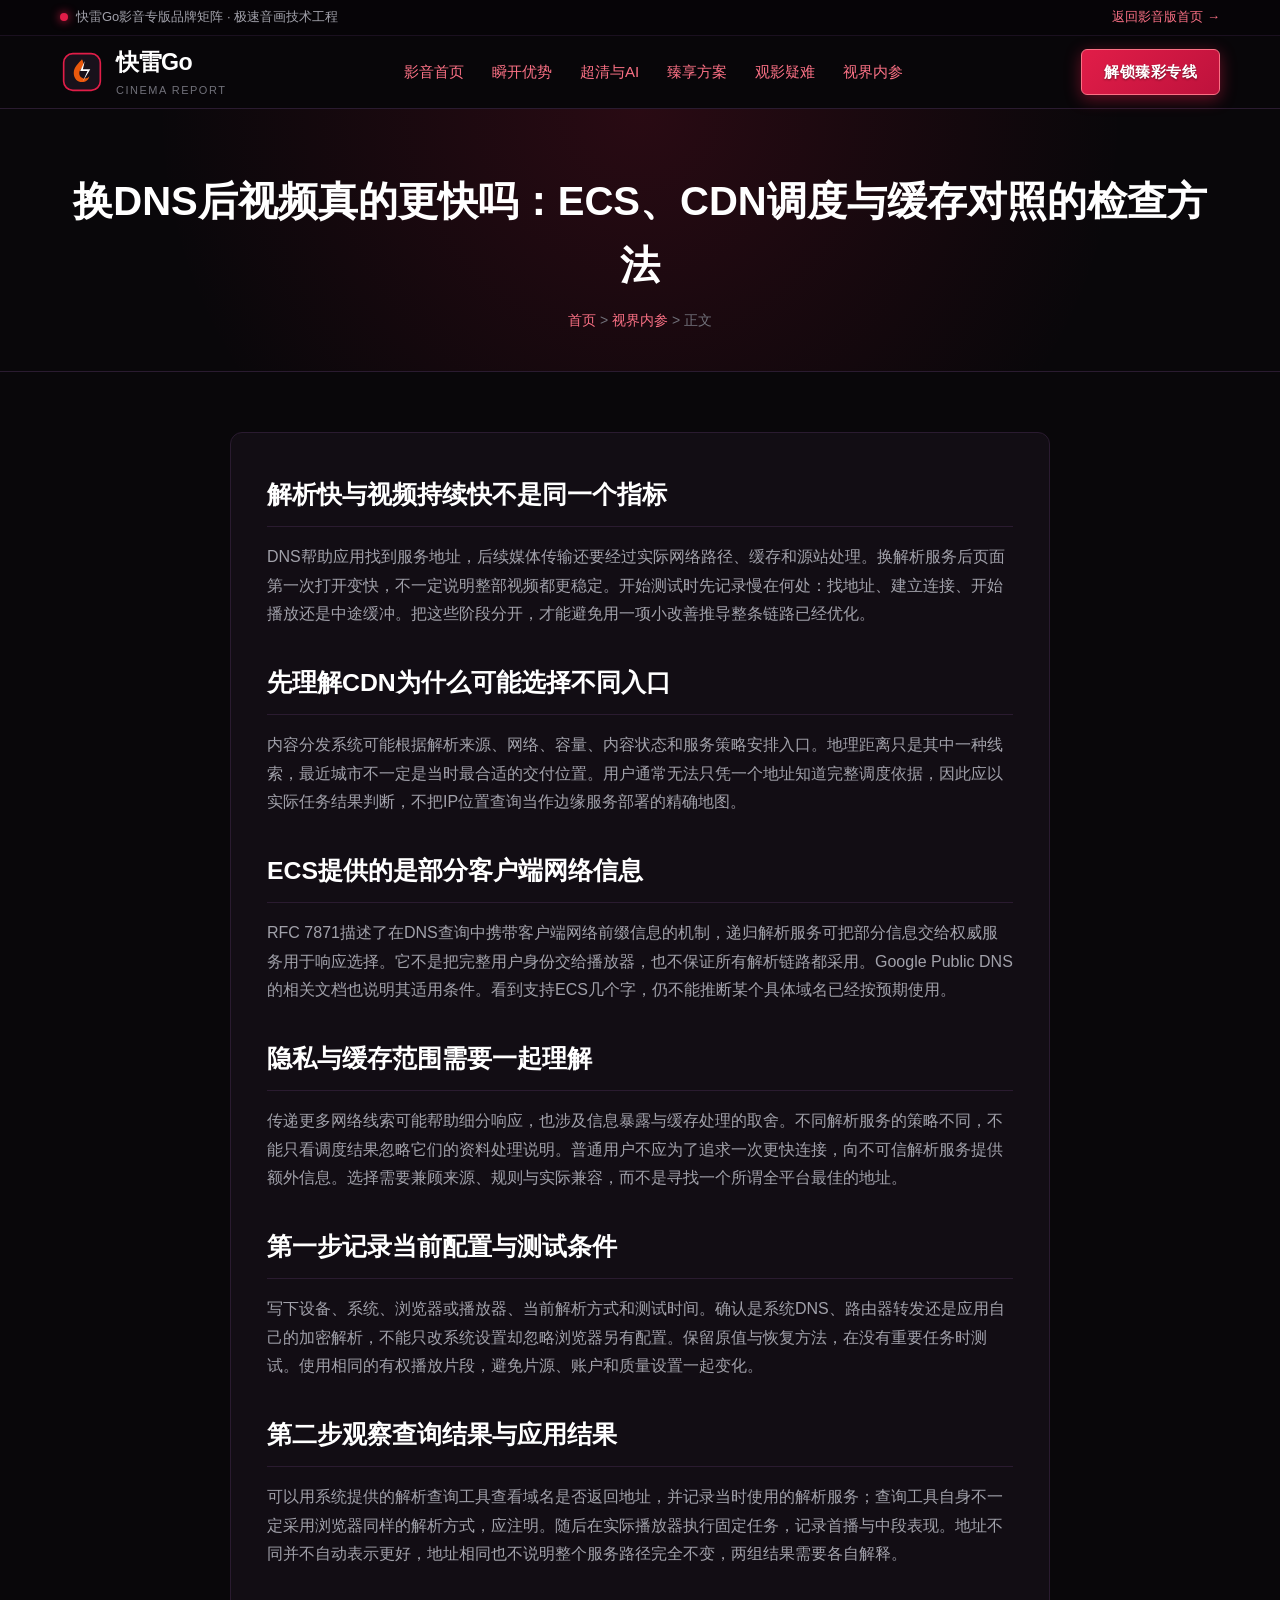
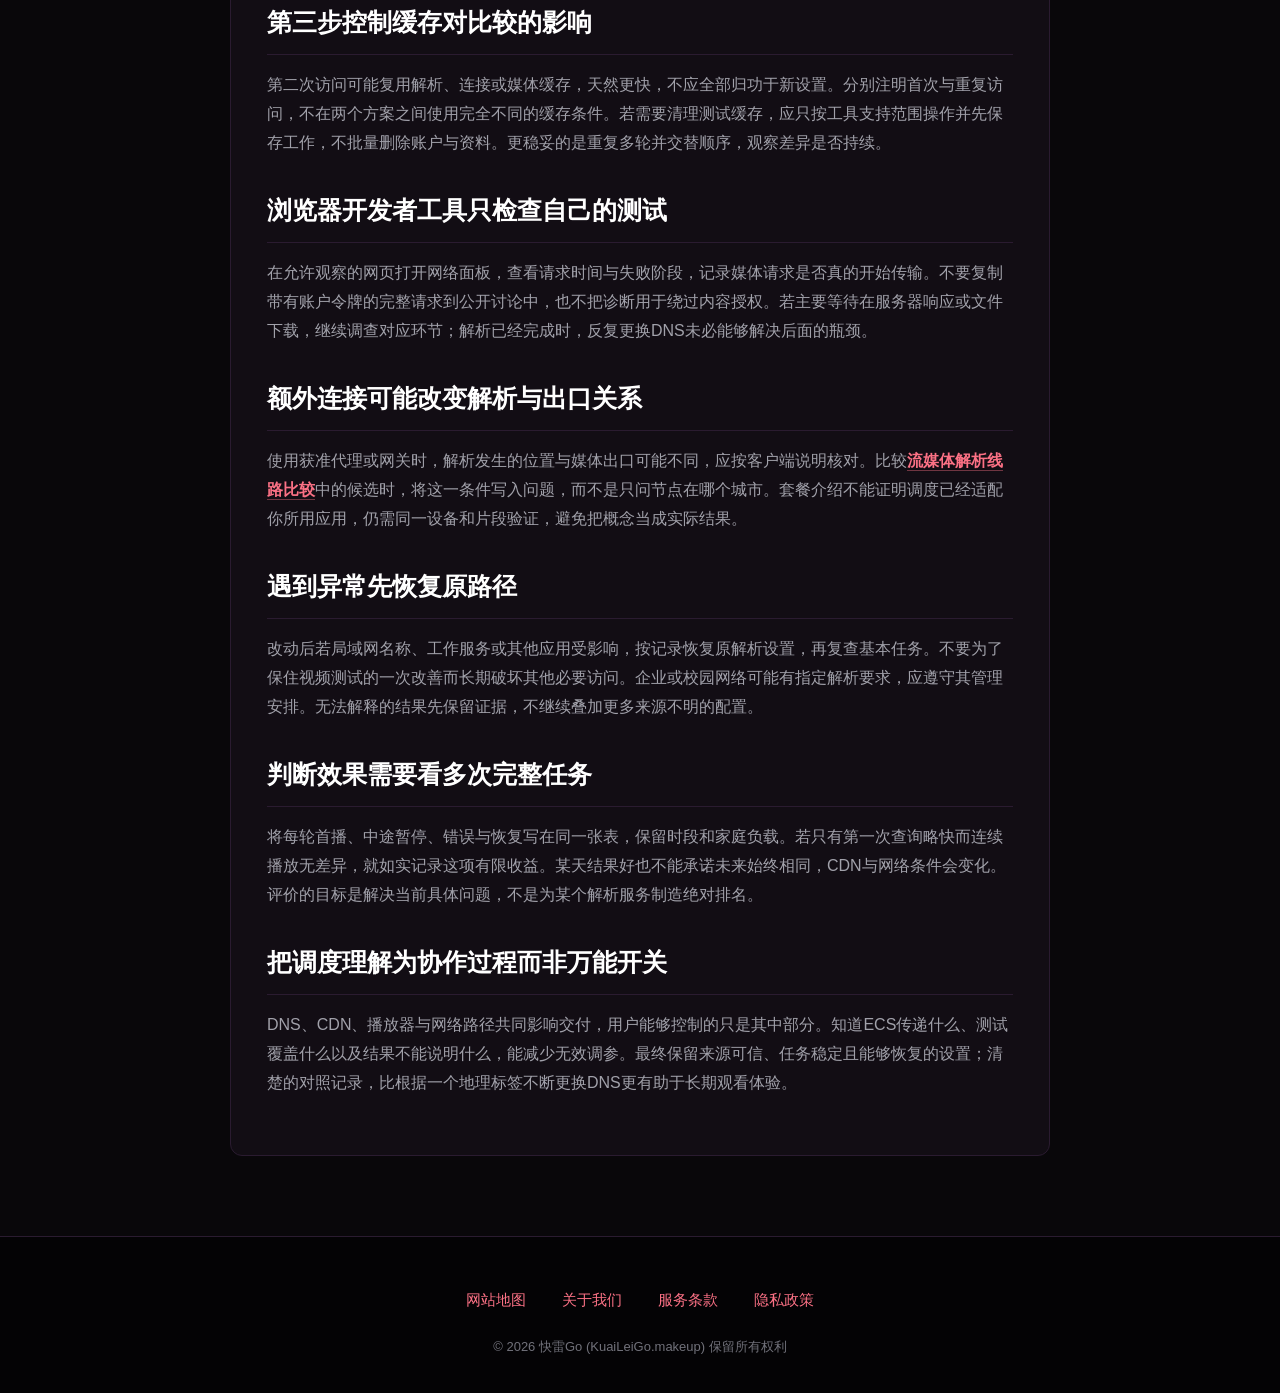
<file: cdn-edge-caching-subnet-routing.html>
<!DOCTYPE html>

<html lang="zh-CN">
<head>
<meta charset="utf-8"/>
<meta content="width=device-width, initial-scale=1.0" name="viewport"/>
<title>换DNS后视频真的更快吗：ECS、CDN调度与缓存对照的检查方法</title>
<meta content="区分DNS查询、边缘选择与媒体传输，解释ECS提供的有限位置信息，并用固定设备和片段建立可比较记录。" name="description"/>
<link href="style.css" rel="stylesheet"/>
</head>
<body>
<!-- 顶部状态遥测条 -->
<div class="cinema-topbar">
<div class="cinema-container cinema-topbar-flex">
<div class="cinema-stream-pill">
<span class="cinema-live-beacon"></span>
<span>快雷Go影音专版品牌矩阵 · 极速音画技术工程</span>
</div>
<div>
<a href="index.html" style="color: var(--cinema-rose);">返回影音版首页 →</a>
</div>
</div>
</div>
<!-- 影音主导航栏 -->
<header class="cinema-header">
<div class="cinema-container cinema-nav-wrap">
<a aria-label="快雷Go首页" class="cinema-logo" href="index.html">
<svg class="cinema-logo-svg" fill="none" viewbox="0 0 48 48" xmlns="http://www.w3.org/2000/svg">
<rect fill="#18111b" height="40" rx="10" stroke="#e11d48" stroke-width="1.8" width="40" x="4" y="4"></rect>
<path d="M24 10C24 10 27 15 25 18C23 21 21 22 21 25C21 28.5 23.5 31 27 31C29 31 31 30 32 28.5C31.5 32.5 28 35 24 35C19 35 15 31 15 25C15 18.5 20.5 14 24 10Z" fill="#ea580c"></path>
<path d="M27 12L22 23H30L25 34L33 21H25L27 12Z" fill="#ffffff"></path>
</svg>
<div class="cinema-logo-text">
<span class="cinema-logo-brand">快雷Go</span>
<span class="cinema-logo-sub">CINEMA REPORT</span>
</div>
</a>
<!-- 纯CSS原生汉堡切换器 -->
<input aria-label="展开导航菜单" class="cinema-nav-toggle" id="cinema-toggle" type="checkbox"/>
<label aria-label="切换主菜单" class="cinema-hamburger" for="cinema-toggle">
<span></span>
<span></span>
<span></span>
</label>
<nav class="cinema-nav-menu">
<a class="cinema-nav-link" href="index.html">影音首页</a>
<a class="cinema-nav-link" href="index.html#advantages">瞬开优势</a>
<a class="cinema-nav-link" href="index.html#streaming-matrix">超清与AI</a>
<a class="cinema-nav-link" href="index.html#pricing">臻享方案</a>
<a class="cinema-nav-link" href="index.html#faq">观影疑难</a>
<a class="cinema-nav-link" href="cinema-feed.html">视界内参</a>
<label class="cinema-menu-close-btn" for="cinema-toggle">✕ 收起导航菜单</label>
</nav>
<div class="cinema-nav-actions">
<a class="btn-cinema btn-cinema-crimson" href="https://ww012.twilightaff.com/#/?code=A56DH1Af" rel="nofollow" target="_blank">解锁臻彩专线</a>
</div>
</div>
<!-- 移动端专属横向滑动导航条：保证在手机视口下导航菜单始终醒目可见、永不缺失 -->
<nav aria-label="移动端影音快速导航" class="cinema-mobile-subnav">
<div class="cinema-container cinema-mobile-subnav-scroll">
<a class="cinema-subnav-pill" href="index.html">影音首页</a>
<a class="cinema-subnav-pill" href="index.html#advantages">瞬开优势</a>
<a class="cinema-subnav-pill" href="index.html#pricing">臻享方案</a>
<a class="cinema-subnav-pill" href="index.html#faq">观影疑难</a>
<a class="cinema-subnav-pill" href="cinema-feed.html">视界内参</a>
</div>
</nav>
</header>
<div class="cinema-page-header">
<div class="cinema-container">
<h1 class="cinema-page-title">换DNS后视频真的更快吗：ECS、CDN调度与缓存对照的检查方法</h1>
<div class="cinema-breadcrumb">
<a href="index.html">首页</a> &gt; <a href="cinema-feed.html">视界内参</a> &gt; 正文
      </div>
</div>
</div>
<main class="cinema-page-content">
<div class="cinema-container">
<article class="cinema-article-box"><div data-swc-article-body="2026-11-16"><h2>解析快与视频持续快不是同一个指标</h2><p>DNS帮助应用找到服务地址，后续媒体传输还要经过实际网络路径、缓存和源站处理。换解析服务后页面第一次打开变快，不一定说明整部视频都更稳定。开始测试时先记录慢在何处：找地址、建立连接、开始播放还是中途缓冲。把这些阶段分开，才能避免用一项小改善推导整条链路已经优化。</p><h2>先理解CDN为什么可能选择不同入口</h2><p>内容分发系统可能根据解析来源、网络、容量、内容状态和服务策略安排入口。地理距离只是其中一种线索，最近城市不一定是当时最合适的交付位置。用户通常无法只凭一个地址知道完整调度依据，因此应以实际任务结果判断，不把IP位置查询当作边缘服务部署的精确地图。</p><h2>ECS提供的是部分客户端网络信息</h2><p>RFC 7871描述了在DNS查询中携带客户端网络前缀信息的机制，递归解析服务可把部分信息交给权威服务用于响应选择。它不是把完整用户身份交给播放器，也不保证所有解析链路都采用。Google Public DNS的相关文档也说明其适用条件。看到支持ECS几个字，仍不能推断某个具体域名已经按预期使用。</p><h2>隐私与缓存范围需要一起理解</h2><p>传递更多网络线索可能帮助细分响应，也涉及信息暴露与缓存处理的取舍。不同解析服务的策略不同，不能只看调度结果忽略它们的资料处理说明。普通用户不应为了追求一次更快连接，向不可信解析服务提供额外信息。选择需要兼顾来源、规则与实际兼容，而不是寻找一个所谓全平台最佳的地址。</p><h2>第一步记录当前配置与测试条件</h2><p>写下设备、系统、浏览器或播放器、当前解析方式和测试时间。确认是系统DNS、路由器转发还是应用自己的加密解析，不能只改系统设置却忽略浏览器另有配置。保留原值与恢复方法，在没有重要任务时测试。使用相同的有权播放片段，避免片源、账户和质量设置一起变化。</p><h2>第二步观察查询结果与应用结果</h2><p>可以用系统提供的解析查询工具查看域名是否返回地址，并记录当时使用的解析服务；查询工具自身不一定采用浏览器同样的解析方式，应注明。随后在实际播放器执行固定任务，记录首播与中段表现。地址不同并不自动表示更好，地址相同也不说明整个服务路径完全不变，两组结果需要各自解释。</p><h2>第三步控制缓存对比较的影响</h2><p>第二次访问可能复用解析、连接或媒体缓存，天然更快，不应全部归功于新设置。分别注明首次与重复访问，不在两个方案之间使用完全不同的缓存条件。若需要清理测试缓存，应只按工具支持范围操作并先保存工作，不批量删除账户与资料。更稳妥的是重复多轮并交替顺序，观察差异是否持续。</p><h2>浏览器开发者工具只检查自己的测试</h2><p>在允许观察的网页打开网络面板，查看请求时间与失败阶段，记录媒体请求是否真的开始传输。不要复制带有账户令牌的完整请求到公开讨论中，也不把诊断用于绕过内容授权。若主要等待在服务器响应或文件下载，继续调查对应环节；解析已经完成时，反复更换DNS未必能够解决后面的瓶颈。</p><h2>额外连接可能改变解析与出口关系</h2><p>使用获准代理或网关时，解析发生的位置与媒体出口可能不同，应按客户端说明核对。比较<a href="https://dajichang.mom/">流媒体解析线路比较</a>中的候选时，将这一条件写入问题，而不是只问节点在哪个城市。套餐介绍不能证明调度已经适配你所用应用，仍需同一设备和片段验证，避免把概念当成实际结果。</p><h2>遇到异常先恢复原路径</h2><p>改动后若局域网名称、工作服务或其他应用受影响，按记录恢复原解析设置，再复查基本任务。不要为了保住视频测试的一次改善而长期破坏其他必要访问。企业或校园网络可能有指定解析要求，应遵守其管理安排。无法解释的结果先保留证据，不继续叠加更多来源不明的配置。</p><h2>判断效果需要看多次完整任务</h2><p>将每轮首播、中途暂停、错误与恢复写在同一张表，保留时段和家庭负载。若只有第一次查询略快而连续播放无差异，就如实记录这项有限收益。某天结果好也不能承诺未来始终相同，CDN与网络条件会变化。评价的目标是解决当前具体问题，不是为某个解析服务制造绝对排名。</p><h2>把调度理解为协作过程而非万能开关</h2><p>DNS、CDN、播放器与网络路径共同影响交付，用户能够控制的只是其中部分。知道ECS传递什么、测试覆盖什么以及结果不能说明什么，能减少无效调参。最终保留来源可信、任务稳定且能够恢复的设置；清楚的对照记录，比根据一个地理标签不断更换DNS更有助于长期观看体验。</p></div></article>
</div>
</main>
<footer class="cinema-footer">
<div class="cinema-container">
<ul class="cinema-footer-links">
<li><a class="cinema-footer-link" href="sitemap.html">网站地图</a></li>
<li><a class="cinema-footer-link" href="about.html">关于我们</a></li>
<li><a class="cinema-footer-link" href="terms.html">服务条款</a></li>
<li><a class="cinema-footer-link" href="privacy.html">隐私政策</a></li>
</ul>
<div class="cinema-copyright">
        © 2026 快雷Go (KuaiLeiGo.makeup) 保留所有权利
      </div>
</div>
</footer>
</body>
</html>
</file>
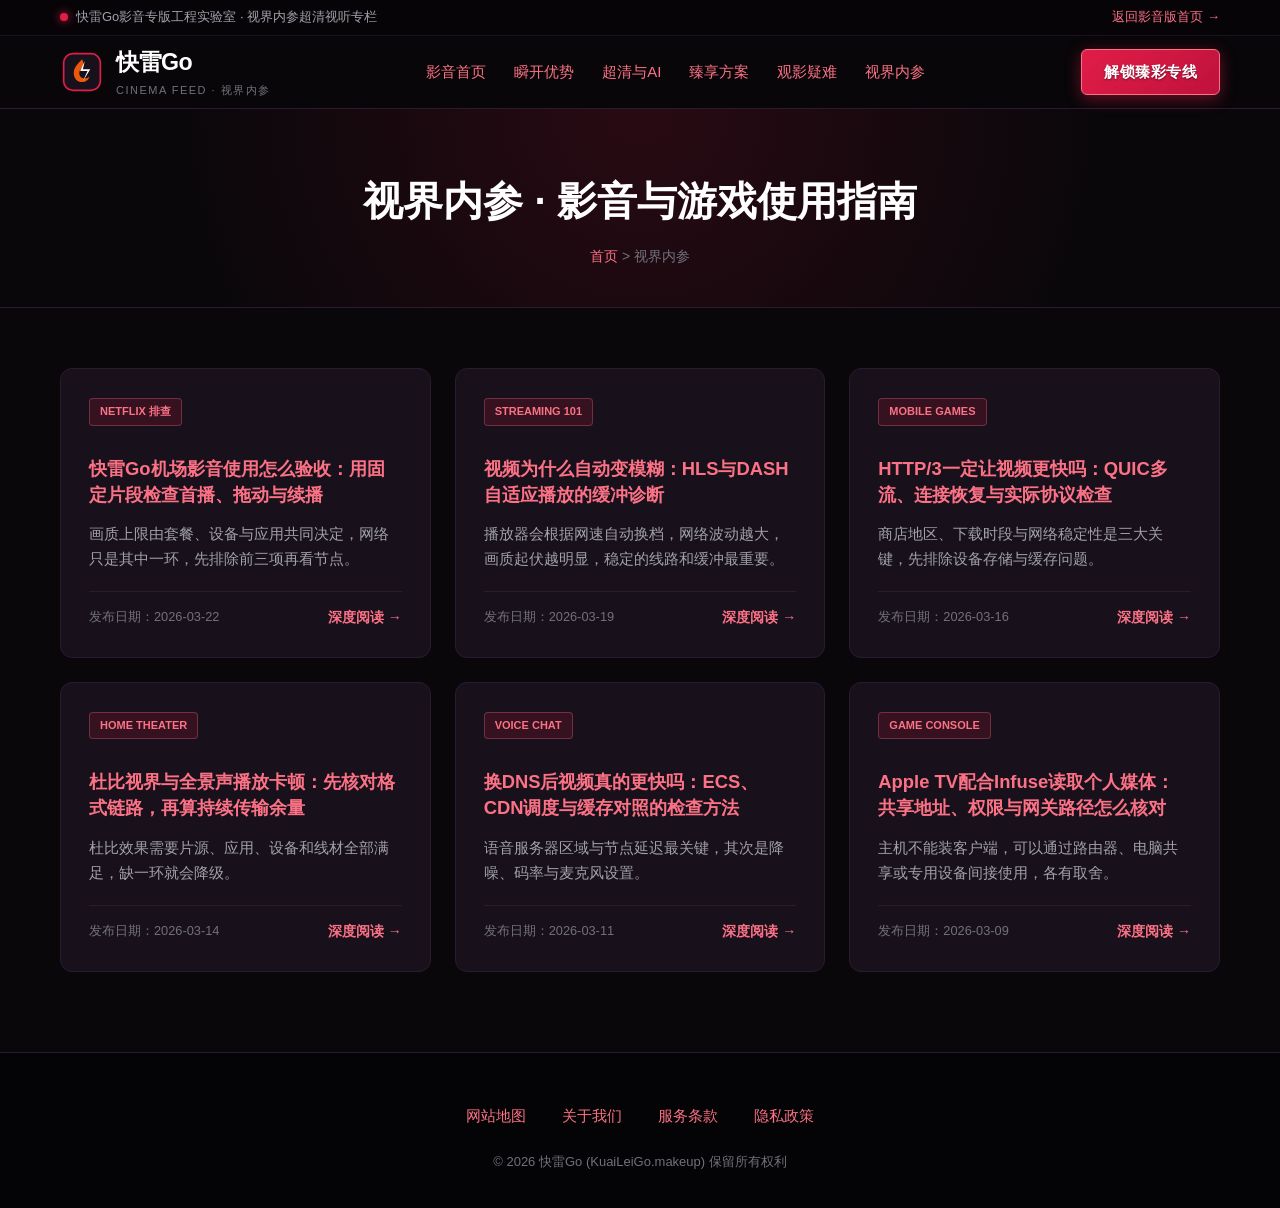
<file: cinema-feed.html>
<!DOCTYPE html>

<html lang="zh-CN">
<head>
<meta charset="utf-8"/>
<meta content="width=device-width, initial-scale=1.0" name="viewport"/>
<title>视界内参：影音排查、游戏联网与流媒体知识 - 快雷Go</title>
<meta content="快雷Go 视界内参：Netflix 画质排查、游戏主机联网、语音开黑设置、杜比设置清单、自适应码率与手游下载指南。" name="description"/>
<link href="style.css" rel="stylesheet"/>
</head>
<body>
<!-- 顶部状态遥测条 -->
<div class="cinema-topbar">
<div class="cinema-container cinema-topbar-flex">
<div class="cinema-stream-pill">
<span class="cinema-live-beacon"></span>
<span>快雷Go影音专版工程实验室 · 视界内参超清视听专栏</span>
</div>
<div>
<a href="index.html" style="color: var(--cinema-rose);">返回影音版首页 →</a>
</div>
</div>
</div>
<!-- 影音主导航栏 -->
<header class="cinema-header">
<div class="cinema-container cinema-nav-wrap">
<a aria-label="快雷Go首页" class="cinema-logo" href="index.html">
<svg class="cinema-logo-svg" fill="none" viewbox="0 0 48 48" xmlns="http://www.w3.org/2000/svg">
<rect fill="#18111b" height="40" rx="10" stroke="#e11d48" stroke-width="1.8" width="40" x="4" y="4"></rect>
<path d="M24 10C24 10 27 15 25 18C23 21 21 22 21 25C21 28.5 23.5 31 27 31C29 31 31 30 32 28.5C31.5 32.5 28 35 24 35C19 35 15 31 15 25C15 18.5 20.5 14 24 10Z" fill="#ea580c"></path>
<path d="M27 12L22 23H30L25 34L33 21H25L27 12Z" fill="#ffffff"></path>
</svg>
<div class="cinema-logo-text">
<span class="cinema-logo-brand">快雷Go</span>
<span class="cinema-logo-sub">CINEMA FEED · 视界内参</span>
</div>
</a>
<!-- 纯CSS原生汉堡切换器 -->
<input aria-label="展开导航菜单" class="cinema-nav-toggle" id="cinema-toggle" type="checkbox"/>
<label aria-label="切换主菜单" class="cinema-hamburger" for="cinema-toggle">
<span></span>
<span></span>
<span></span>
</label>
<nav class="cinema-nav-menu">
<a class="cinema-nav-link" href="index.html">影音首页</a>
<a class="cinema-nav-link" href="index.html#advantages">瞬开优势</a>
<a class="cinema-nav-link" href="index.html#streaming-matrix">超清与AI</a>
<a class="cinema-nav-link" href="index.html#pricing">臻享方案</a>
<a class="cinema-nav-link" href="index.html#faq">观影疑难</a>
<a class="cinema-nav-link" href="cinema-feed.html">视界内参</a>
<label class="cinema-menu-close-btn" for="cinema-toggle">✕ 收起导航菜单</label>
</nav>
<div class="cinema-nav-actions">
<a class="btn-cinema btn-cinema-crimson" href="https://ww012.twilightaff.com/#/?code=A56DH1Af" rel="nofollow" target="_blank">解锁臻彩专线</a>
</div>
</div>
<!-- 移动端专属横向滑动导航条：保证在手机视口下导航菜单始终醒目可见、永不缺失 -->
<nav aria-label="移动端影音快速导航" class="cinema-mobile-subnav">
<div class="cinema-container cinema-mobile-subnav-scroll">
<a class="cinema-subnav-pill" href="index.html">影音首页</a>
<a class="cinema-subnav-pill" href="index.html#advantages">瞬开优势</a>
<a class="cinema-subnav-pill" href="index.html#pricing">臻享方案</a>
<a class="cinema-subnav-pill" href="index.html#faq">观影疑难</a>
<a class="cinema-subnav-pill" href="cinema-feed.html">视界内参</a>
</div>
</nav>
</header>
<div class="cinema-page-header">
<div class="cinema-container">
<h1 class="cinema-page-title">视界内参 · 影音与游戏使用指南</h1>
<div class="cinema-breadcrumb">
<a href="index.html">首页</a> &gt; 视界内参
      </div>
</div>
</div>
<main class="cinema-page-content" style="max-width: 1200px;">
<div class="cinema-container">
<div class="cinema-grid-3">
<!-- 专栏卡片 -->
<div class="cinema-card-stage" style="padding: 28px;">
<span class="cinema-stage-tag">NETFLIX 排查</span>
<h3 class="cinema-stage-title" style="margin-top: 14px; font-size: 1.15rem; line-height: 1.4;">
<a href="kuaileigo-streaming-acceleration-guide.html">快雷Go机场影音使用怎么验收：用固定片段检查首播、拖动与续播</a>
</h3>
<p class="cinema-stage-desc" style="margin: 14px 0 20px; font-size: 0.95rem;">画质上限由套餐、设备与应用共同决定，网络只是其中一环，先排除前三项再看节点。</p>
<div class="cinema-stage-meta" style="border-top: 1px solid var(--cinema-border); padding-top: 14px; display: flex; justify-content: space-between; align-items: center;">
<span style="font-size: 0.8rem; color: var(--text-dim);">发布日期：2026-03-22</span>
<a href="kuaileigo-streaming-acceleration-guide.html" style="color: var(--cinema-rose); font-weight: 600; font-size: 0.875rem;">深度阅读 →</a>
</div>
</div>
<!-- 专栏卡片 -->
<div class="cinema-card-stage" style="padding: 28px;">
<span class="cinema-stage-tag">STREAMING 101</span>
<h3 class="cinema-stage-title" style="margin-top: 14px; font-size: 1.15rem; line-height: 1.4;">
<a href="hls-dash-adaptive-stream-smoothing.html">视频为什么自动变模糊：HLS与DASH自适应播放的缓冲诊断</a>
</h3>
<p class="cinema-stage-desc" style="margin: 14px 0 20px; font-size: 0.95rem;">播放器会根据网速自动换档，网络波动越大，画质起伏越明显，稳定的线路和缓冲最重要。</p>
<div class="cinema-stage-meta" style="border-top: 1px solid var(--cinema-border); padding-top: 14px; display: flex; justify-content: space-between; align-items: center;">
<span style="font-size: 0.8rem; color: var(--text-dim);">发布日期：2026-03-19</span>
<a href="hls-dash-adaptive-stream-smoothing.html" style="color: var(--cinema-rose); font-weight: 600; font-size: 0.875rem;">深度阅读 →</a>
</div>
</div>
<!-- 专栏卡片 -->
<div class="cinema-card-stage" style="padding: 28px;">
<span class="cinema-stage-tag">MOBILE GAMES</span>
<h3 class="cinema-stage-title" style="margin-top: 14px; font-size: 1.15rem; line-height: 1.4;">
<a href="quic-http3-zero-rtt-streaming-deep-dive.html">HTTP/3一定让视频更快吗：QUIC多流、连接恢复与实际协议检查</a>
</h3>
<p class="cinema-stage-desc" style="margin: 14px 0 20px; font-size: 0.95rem;">商店地区、下载时段与网络稳定性是三大关键，先排除设备存储与缓存问题。</p>
<div class="cinema-stage-meta" style="border-top: 1px solid var(--cinema-border); padding-top: 14px; display: flex; justify-content: space-between; align-items: center;">
<span style="font-size: 0.8rem; color: var(--text-dim);">发布日期：2026-03-16</span>
<a href="quic-http3-zero-rtt-streaming-deep-dive.html" style="color: var(--cinema-rose); font-weight: 600; font-size: 0.875rem;">深度阅读 →</a>
</div>
</div>
<!-- 专栏卡片 -->
<div class="cinema-card-stage" style="padding: 28px;">
<span class="cinema-stage-tag">HOME THEATER</span>
<h3 class="cinema-stage-title" style="margin-top: 14px; font-size: 1.15rem; line-height: 1.4;">
<a href="dolby-vision-atmos-network-throughput.html">杜比视界与全景声播放卡顿：先核对格式链路，再算持续传输余量</a>
</h3>
<p class="cinema-stage-desc" style="margin: 14px 0 20px; font-size: 0.95rem;">杜比效果需要片源、应用、设备和线材全部满足，缺一环就会降级。</p>
<div class="cinema-stage-meta" style="border-top: 1px solid var(--cinema-border); padding-top: 14px; display: flex; justify-content: space-between; align-items: center;">
<span style="font-size: 0.8rem; color: var(--text-dim);">发布日期：2026-03-14</span>
<a href="dolby-vision-atmos-network-throughput.html" style="color: var(--cinema-rose); font-weight: 600; font-size: 0.875rem;">深度阅读 →</a>
</div>
</div>
<!-- 专栏卡片 -->
<div class="cinema-card-stage" style="padding: 28px;">
<span class="cinema-stage-tag">VOICE CHAT</span>
<h3 class="cinema-stage-title" style="margin-top: 14px; font-size: 1.15rem; line-height: 1.4;">
<a href="cdn-edge-caching-subnet-routing.html">换DNS后视频真的更快吗：ECS、CDN调度与缓存对照的检查方法</a>
</h3>
<p class="cinema-stage-desc" style="margin: 14px 0 20px; font-size: 0.95rem;">语音服务器区域与节点延迟最关键，其次是降噪、码率与麦克风设置。</p>
<div class="cinema-stage-meta" style="border-top: 1px solid var(--cinema-border); padding-top: 14px; display: flex; justify-content: space-between; align-items: center;">
<span style="font-size: 0.8rem; color: var(--text-dim);">发布日期：2026-03-11</span>
<a href="cdn-edge-caching-subnet-routing.html" style="color: var(--cinema-rose); font-weight: 600; font-size: 0.875rem;">深度阅读 →</a>
</div>
</div>
<!-- 专栏卡片 -->
<div class="cinema-card-stage" style="padding: 28px;">
<span class="cinema-stage-tag">GAME CONSOLE</span>
<h3 class="cinema-stage-title" style="margin-top: 14px; font-size: 1.15rem; line-height: 1.4;">
<a href="apple-tv-bypass-gateway-configuration.html">Apple TV配合Infuse读取个人媒体：共享地址、权限与网关路径怎么核对</a>
</h3>
<p class="cinema-stage-desc" style="margin: 14px 0 20px; font-size: 0.95rem;">主机不能装客户端，可以通过路由器、电脑共享或专用设备间接使用，各有取舍。</p>
<div class="cinema-stage-meta" style="border-top: 1px solid var(--cinema-border); padding-top: 14px; display: flex; justify-content: space-between; align-items: center;">
<span style="font-size: 0.8rem; color: var(--text-dim);">发布日期：2026-03-09</span>
<a href="apple-tv-bypass-gateway-configuration.html" style="color: var(--cinema-rose); font-weight: 600; font-size: 0.875rem;">深度阅读 →</a>
</div>
</div>
</div>
</div>
</main>
<footer class="cinema-footer">
<div class="cinema-container">
<ul class="cinema-footer-links">
<li><a class="cinema-footer-link" href="sitemap.html">网站地图</a></li>
<li><a class="cinema-footer-link" href="about.html">关于我们</a></li>
<li><a class="cinema-footer-link" href="terms.html">服务条款</a></li>
<li><a class="cinema-footer-link" href="privacy.html">隐私政策</a></li>
</ul>
<div class="cinema-copyright">
        © 2026 快雷Go (KuaiLeiGo.makeup) 保留所有权利
      </div>
</div>
</footer>
</body>
</html>
</file>
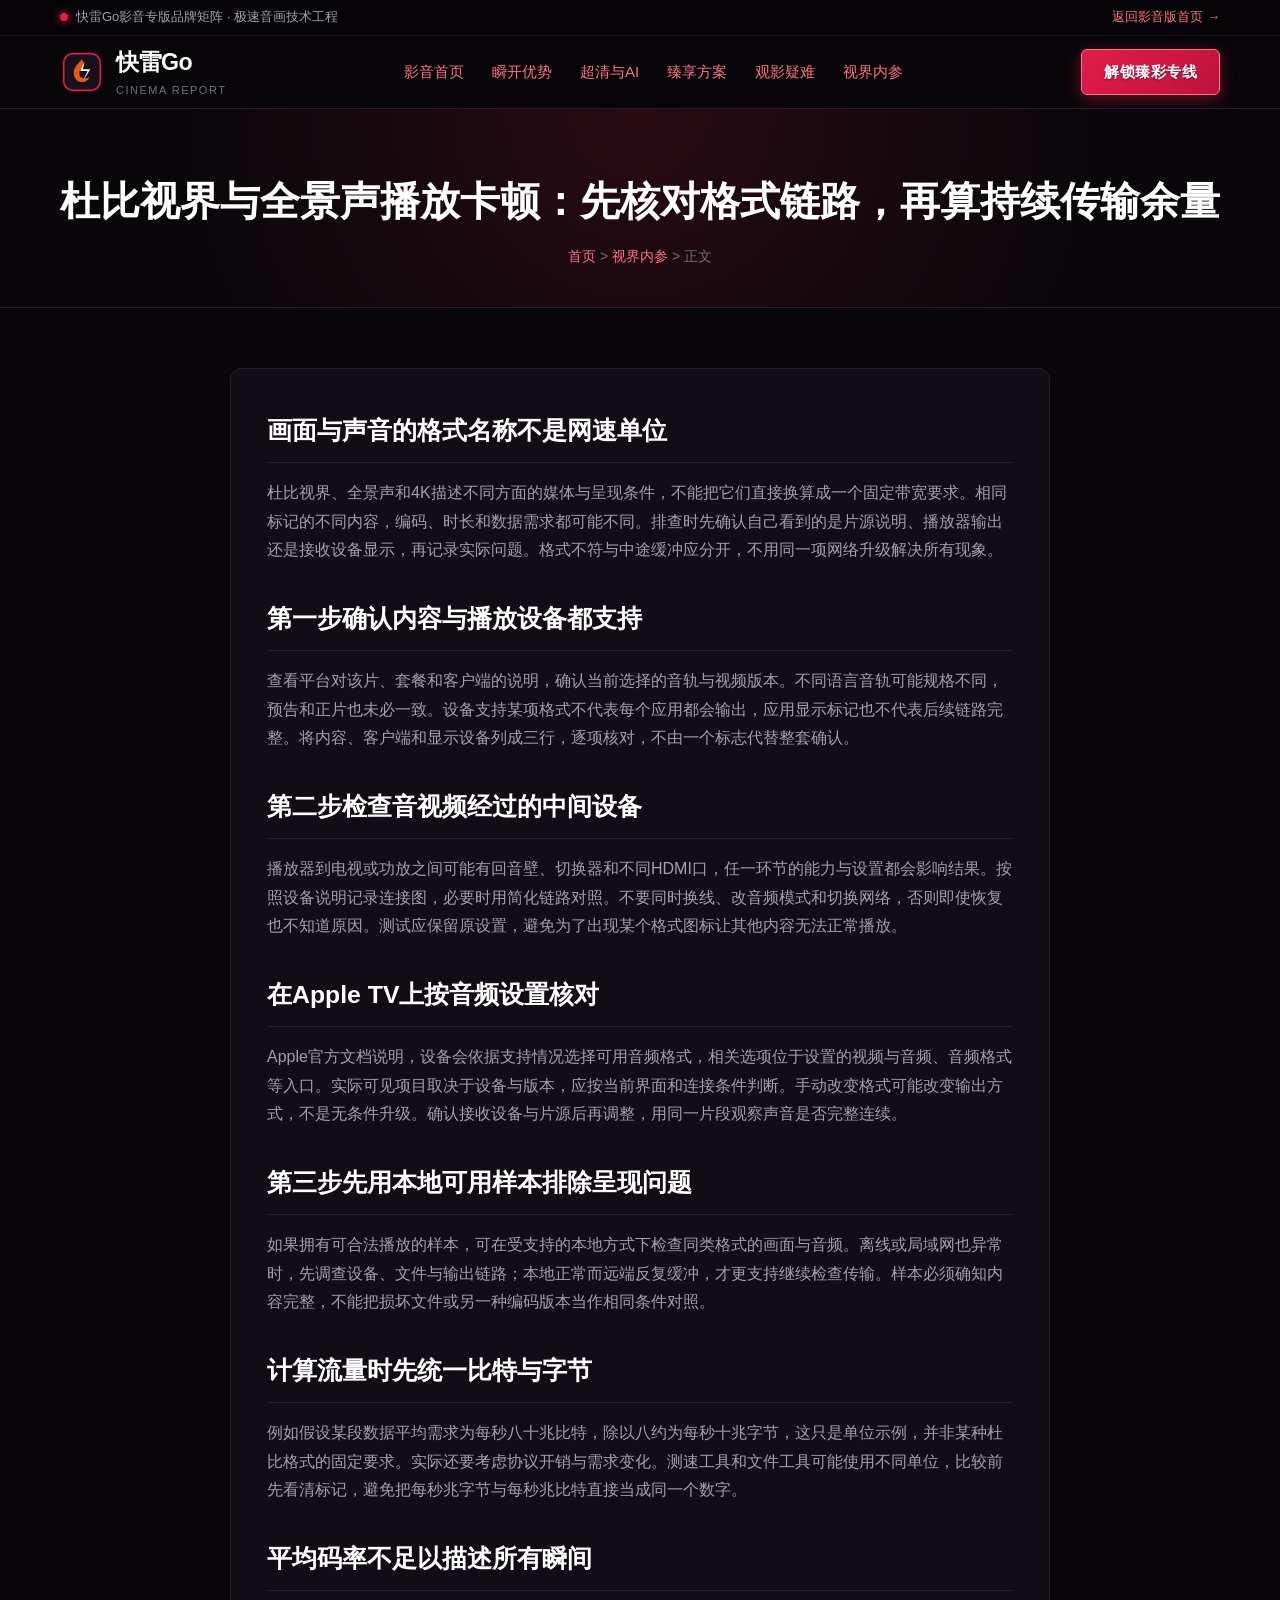
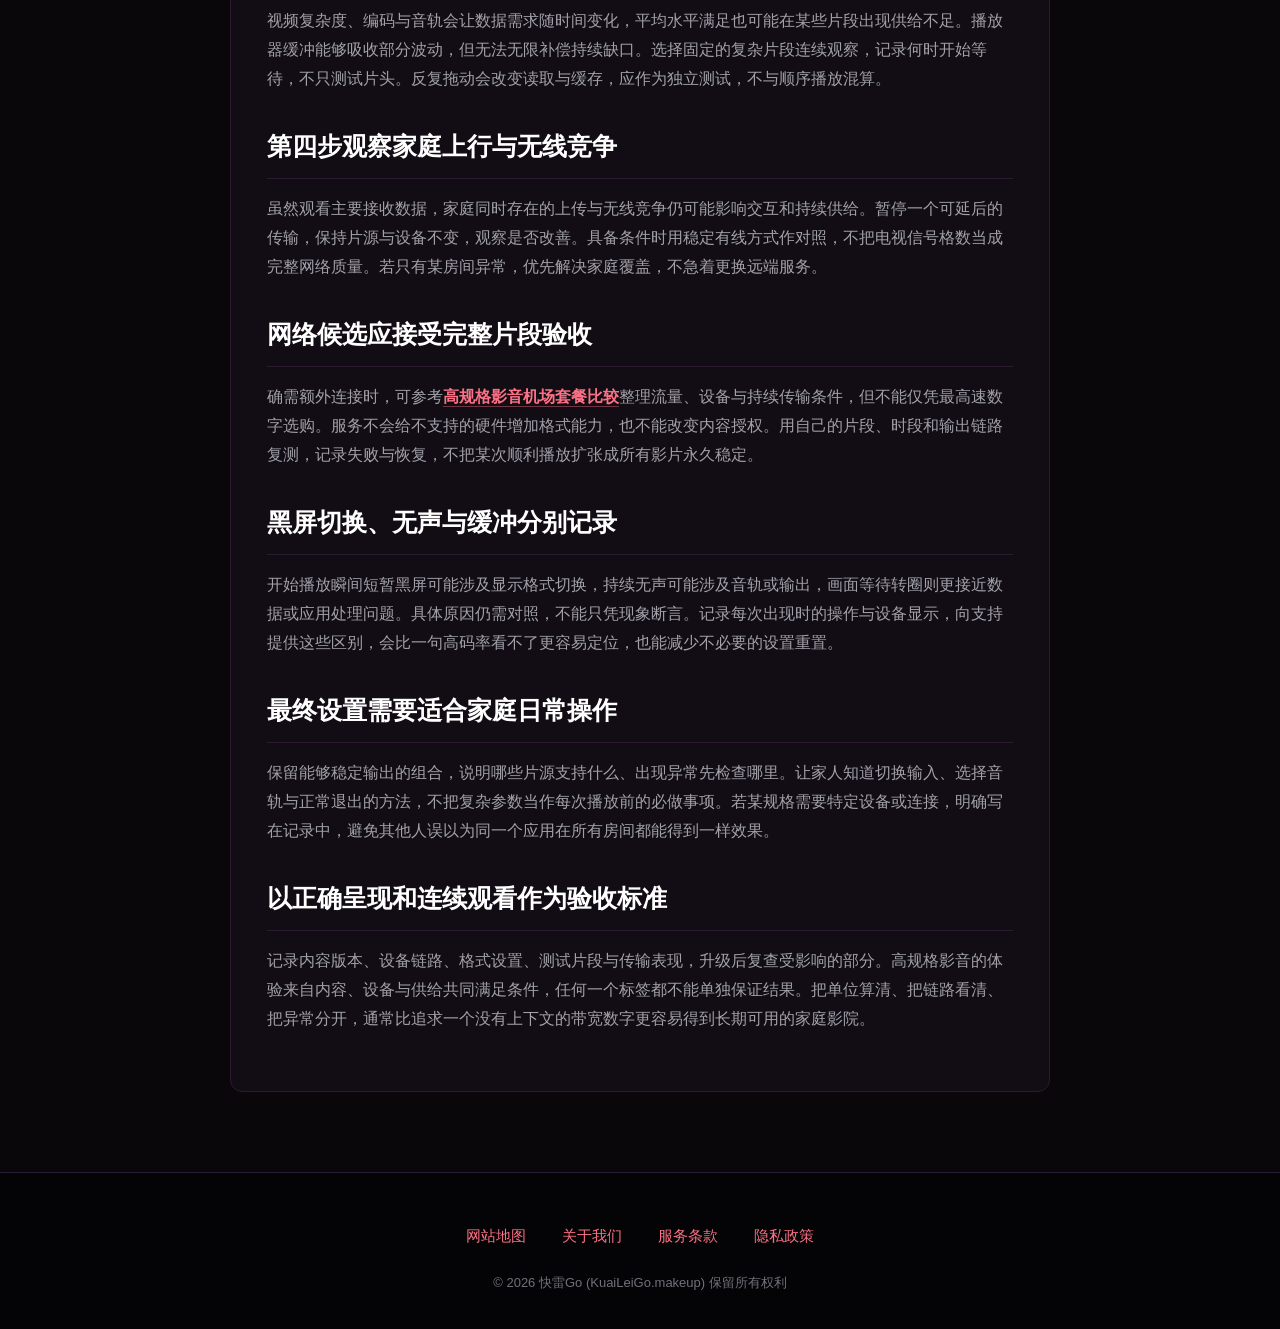
<file: dolby-vision-atmos-network-throughput.html>
<!DOCTYPE html>

<html lang="zh-CN">
<head>
<meta charset="utf-8"/>
<meta content="width=device-width, initial-scale=1.0" name="viewport"/>
<title>杜比视界与全景声播放卡顿：先核对格式链路，再算持续传输余量</title>
<meta content="把视频动态范围、音频格式、码率和网络供给分开检查，使用明确单位与固定片段判断瓶颈，不把格式标识等同于高带宽。" name="description"/>
<link href="style.css" rel="stylesheet"/>
</head>
<body>
<!-- 顶部状态遥测条 -->
<div class="cinema-topbar">
<div class="cinema-container cinema-topbar-flex">
<div class="cinema-stream-pill">
<span class="cinema-live-beacon"></span>
<span>快雷Go影音专版品牌矩阵 · 极速音画技术工程</span>
</div>
<div>
<a href="index.html" style="color: var(--cinema-rose);">返回影音版首页 →</a>
</div>
</div>
</div>
<!-- 影音主导航栏 -->
<header class="cinema-header">
<div class="cinema-container cinema-nav-wrap">
<a aria-label="快雷Go首页" class="cinema-logo" href="index.html">
<svg class="cinema-logo-svg" fill="none" viewbox="0 0 48 48" xmlns="http://www.w3.org/2000/svg">
<rect fill="#18111b" height="40" rx="10" stroke="#e11d48" stroke-width="1.8" width="40" x="4" y="4"></rect>
<path d="M24 10C24 10 27 15 25 18C23 21 21 22 21 25C21 28.5 23.5 31 27 31C29 31 31 30 32 28.5C31.5 32.5 28 35 24 35C19 35 15 31 15 25C15 18.5 20.5 14 24 10Z" fill="#ea580c"></path>
<path d="M27 12L22 23H30L25 34L33 21H25L27 12Z" fill="#ffffff"></path>
</svg>
<div class="cinema-logo-text">
<span class="cinema-logo-brand">快雷Go</span>
<span class="cinema-logo-sub">CINEMA REPORT</span>
</div>
</a>
<!-- 纯CSS原生汉堡切换器 -->
<input aria-label="展开导航菜单" class="cinema-nav-toggle" id="cinema-toggle" type="checkbox"/>
<label aria-label="切换主菜单" class="cinema-hamburger" for="cinema-toggle">
<span></span>
<span></span>
<span></span>
</label>
<nav class="cinema-nav-menu">
<a class="cinema-nav-link" href="index.html">影音首页</a>
<a class="cinema-nav-link" href="index.html#advantages">瞬开优势</a>
<a class="cinema-nav-link" href="index.html#streaming-matrix">超清与AI</a>
<a class="cinema-nav-link" href="index.html#pricing">臻享方案</a>
<a class="cinema-nav-link" href="index.html#faq">观影疑难</a>
<a class="cinema-nav-link" href="cinema-feed.html">视界内参</a>
<label class="cinema-menu-close-btn" for="cinema-toggle">✕ 收起导航菜单</label>
</nav>
<div class="cinema-nav-actions">
<a class="btn-cinema btn-cinema-crimson" href="https://ww012.twilightaff.com/#/?code=A56DH1Af" rel="nofollow" target="_blank">解锁臻彩专线</a>
</div>
</div>
<!-- 移动端专属横向滑动导航条：保证在手机视口下导航菜单始终醒目可见、永不缺失 -->
<nav aria-label="移动端影音快速导航" class="cinema-mobile-subnav">
<div class="cinema-container cinema-mobile-subnav-scroll">
<a class="cinema-subnav-pill" href="index.html">影音首页</a>
<a class="cinema-subnav-pill" href="index.html#advantages">瞬开优势</a>
<a class="cinema-subnav-pill" href="index.html#pricing">臻享方案</a>
<a class="cinema-subnav-pill" href="index.html#faq">观影疑难</a>
<a class="cinema-subnav-pill" href="cinema-feed.html">视界内参</a>
</div>
</nav>
</header>
<div class="cinema-page-header">
<div class="cinema-container">
<h1 class="cinema-page-title">杜比视界与全景声播放卡顿：先核对格式链路，再算持续传输余量</h1>
<div class="cinema-breadcrumb">
<a href="index.html">首页</a> &gt; <a href="cinema-feed.html">视界内参</a> &gt; 正文
      </div>
</div>
</div>
<main class="cinema-page-content">
<div class="cinema-container">
<article class="cinema-article-box"><div data-swc-article-body="2026-11-16"><h2>画面与声音的格式名称不是网速单位</h2><p>杜比视界、全景声和4K描述不同方面的媒体与呈现条件，不能把它们直接换算成一个固定带宽要求。相同标记的不同内容，编码、时长和数据需求都可能不同。排查时先确认自己看到的是片源说明、播放器输出还是接收设备显示，再记录实际问题。格式不符与中途缓冲应分开，不用同一项网络升级解决所有现象。</p><h2>第一步确认内容与播放设备都支持</h2><p>查看平台对该片、套餐和客户端的说明，确认当前选择的音轨与视频版本。不同语言音轨可能规格不同，预告和正片也未必一致。设备支持某项格式不代表每个应用都会输出，应用显示标记也不代表后续链路完整。将内容、客户端和显示设备列成三行，逐项核对，不由一个标志代替整套确认。</p><h2>第二步检查音视频经过的中间设备</h2><p>播放器到电视或功放之间可能有回音壁、切换器和不同HDMI口，任一环节的能力与设置都会影响结果。按照设备说明记录连接图，必要时用简化链路对照。不要同时换线、改音频模式和切换网络，否则即使恢复也不知道原因。测试应保留原设置，避免为了出现某个格式图标让其他内容无法正常播放。</p><h2>在Apple TV上按音频设置核对</h2><p>Apple官方文档说明，设备会依据支持情况选择可用音频格式，相关选项位于设置的视频与音频、音频格式等入口。实际可见项目取决于设备与版本，应按当前界面和连接条件判断。手动改变格式可能改变输出方式，不是无条件升级。确认接收设备与片源后再调整，用同一片段观察声音是否完整连续。</p><h2>第三步先用本地可用样本排除呈现问题</h2><p>如果拥有可合法播放的样本，可在受支持的本地方式下检查同类格式的画面与音频。离线或局域网也异常时，先调查设备、文件与输出链路；本地正常而远端反复缓冲，才更支持继续检查传输。样本必须确知内容完整，不能把损坏文件或另一种编码版本当作相同条件对照。</p><h2>计算流量时先统一比特与字节</h2><p>例如假设某段数据平均需求为每秒八十兆比特，除以八约为每秒十兆字节，这只是单位示例，并非某种杜比格式的固定要求。实际还要考虑协议开销与需求变化。测速工具和文件工具可能使用不同单位，比较前先看清标记，避免把每秒兆字节与每秒兆比特直接当成同一个数字。</p><h2>平均码率不足以描述所有瞬间</h2><p>视频复杂度、编码与音轨会让数据需求随时间变化，平均水平满足也可能在某些片段出现供给不足。播放器缓冲能够吸收部分波动，但无法无限补偿持续缺口。选择固定的复杂片段连续观察，记录何时开始等待，不只测试片头。反复拖动会改变读取与缓存，应作为独立测试，不与顺序播放混算。</p><h2>第四步观察家庭上行与无线竞争</h2><p>虽然观看主要接收数据，家庭同时存在的上传与无线竞争仍可能影响交互和持续供给。暂停一个可延后的传输，保持片源与设备不变，观察是否改善。具备条件时用稳定有线方式作对照，不把电视信号格数当成完整网络质量。若只有某房间异常，优先解决家庭覆盖，不急着更换远端服务。</p><h2>网络候选应接受完整片段验收</h2><p>确需额外连接时，可参考<a href="https://dajichang.mom/">高规格影音机场套餐比较</a>整理流量、设备与持续传输条件，但不能仅凭最高速数字选购。服务不会给不支持的硬件增加格式能力，也不能改变内容授权。用自己的片段、时段和输出链路复测，记录失败与恢复，不把某次顺利播放扩张成所有影片永久稳定。</p><h2>黑屏切换、无声与缓冲分别记录</h2><p>开始播放瞬间短暂黑屏可能涉及显示格式切换，持续无声可能涉及音轨或输出，画面等待转圈则更接近数据或应用处理问题。具体原因仍需对照，不能只凭现象断言。记录每次出现时的操作与设备显示，向支持提供这些区别，会比一句高码率看不了更容易定位，也能减少不必要的设置重置。</p><h2>最终设置需要适合家庭日常操作</h2><p>保留能够稳定输出的组合，说明哪些片源支持什么、出现异常先检查哪里。让家人知道切换输入、选择音轨与正常退出的方法，不把复杂参数当作每次播放前的必做事项。若某规格需要特定设备或连接，明确写在记录中，避免其他人误以为同一个应用在所有房间都能得到一样效果。</p><h2>以正确呈现和连续观看作为验收标准</h2><p>记录内容版本、设备链路、格式设置、测试片段与传输表现，升级后复查受影响的部分。高规格影音的体验来自内容、设备与供给共同满足条件，任何一个标签都不能单独保证结果。把单位算清、把链路看清、把异常分开，通常比追求一个没有上下文的带宽数字更容易得到长期可用的家庭影院。</p></div></article>
</div>
</main>
<footer class="cinema-footer">
<div class="cinema-container">
<ul class="cinema-footer-links">
<li><a class="cinema-footer-link" href="sitemap.html">网站地图</a></li>
<li><a class="cinema-footer-link" href="about.html">关于我们</a></li>
<li><a class="cinema-footer-link" href="terms.html">服务条款</a></li>
<li><a class="cinema-footer-link" href="privacy.html">隐私政策</a></li>
</ul>
<div class="cinema-copyright">
        © 2026 快雷Go (KuaiLeiGo.makeup) 保留所有权利
      </div>
</div>
</footer>
</body>
</html>
</file>
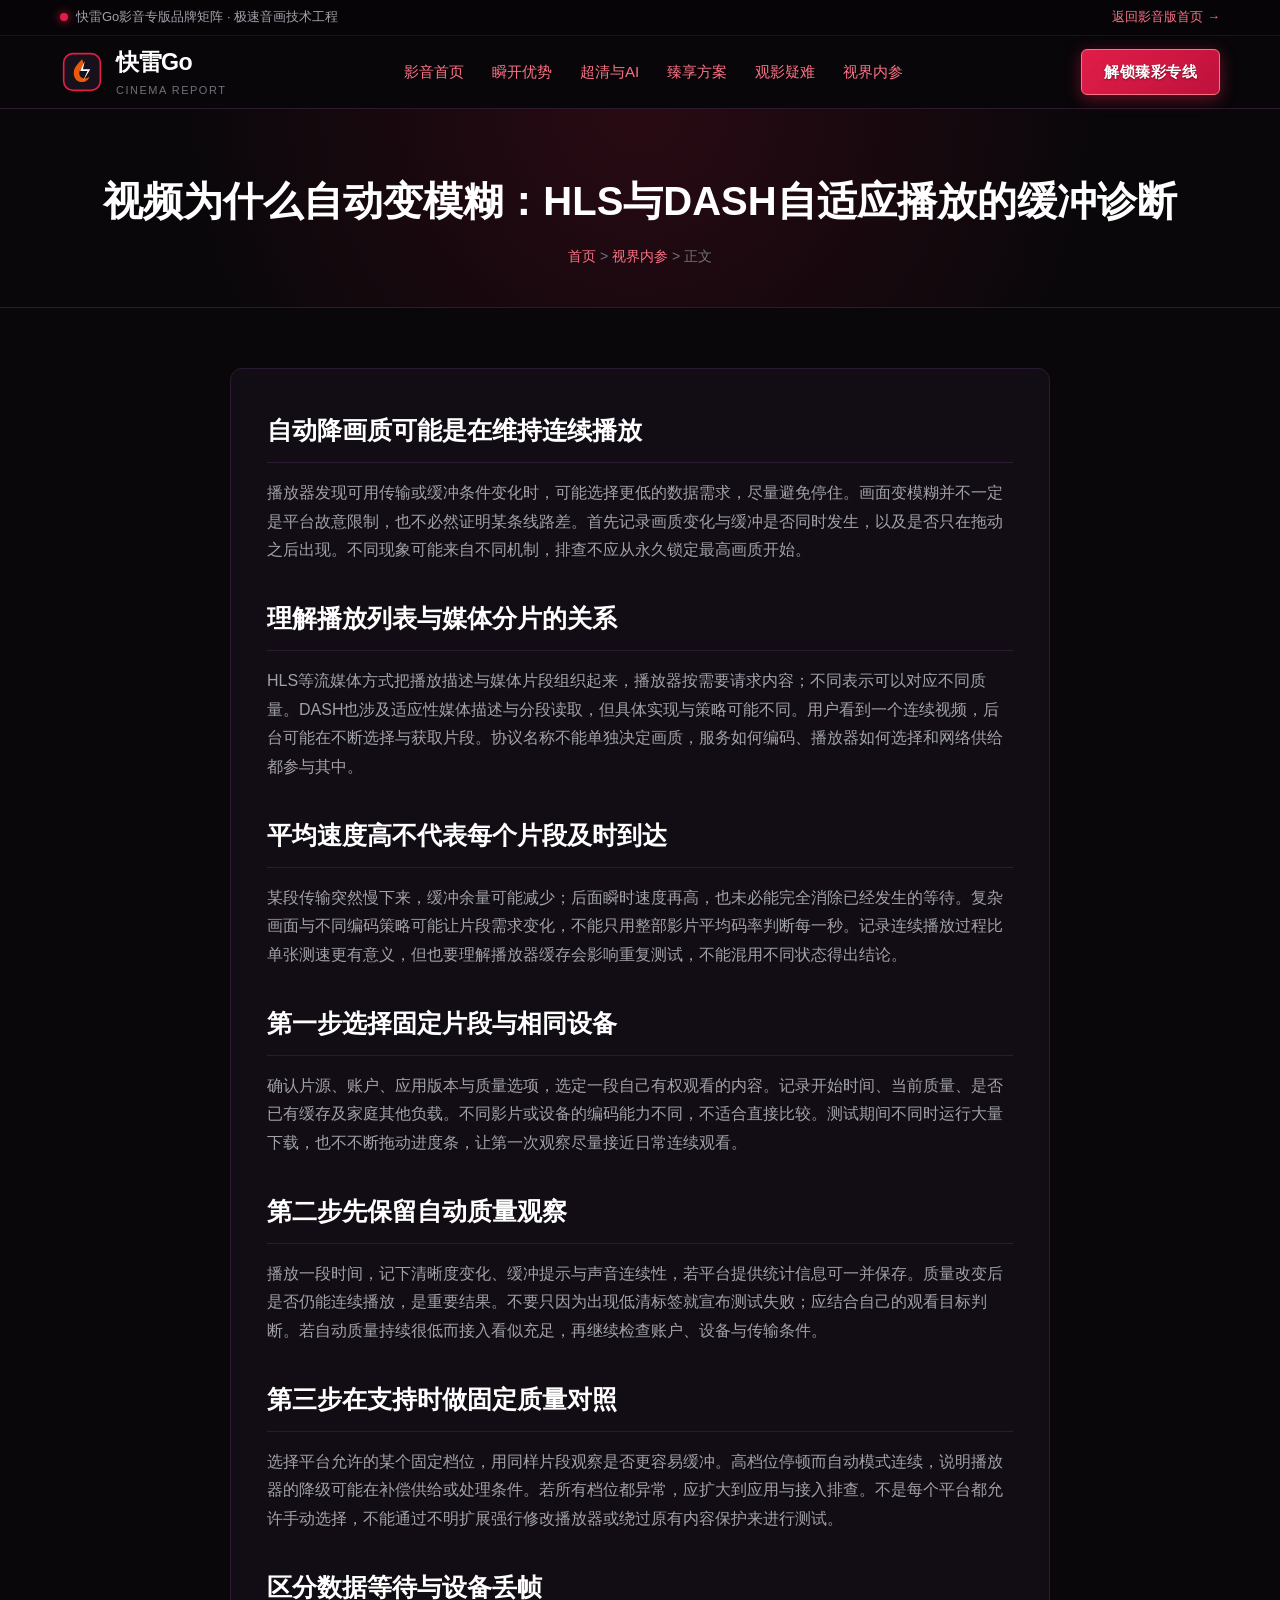
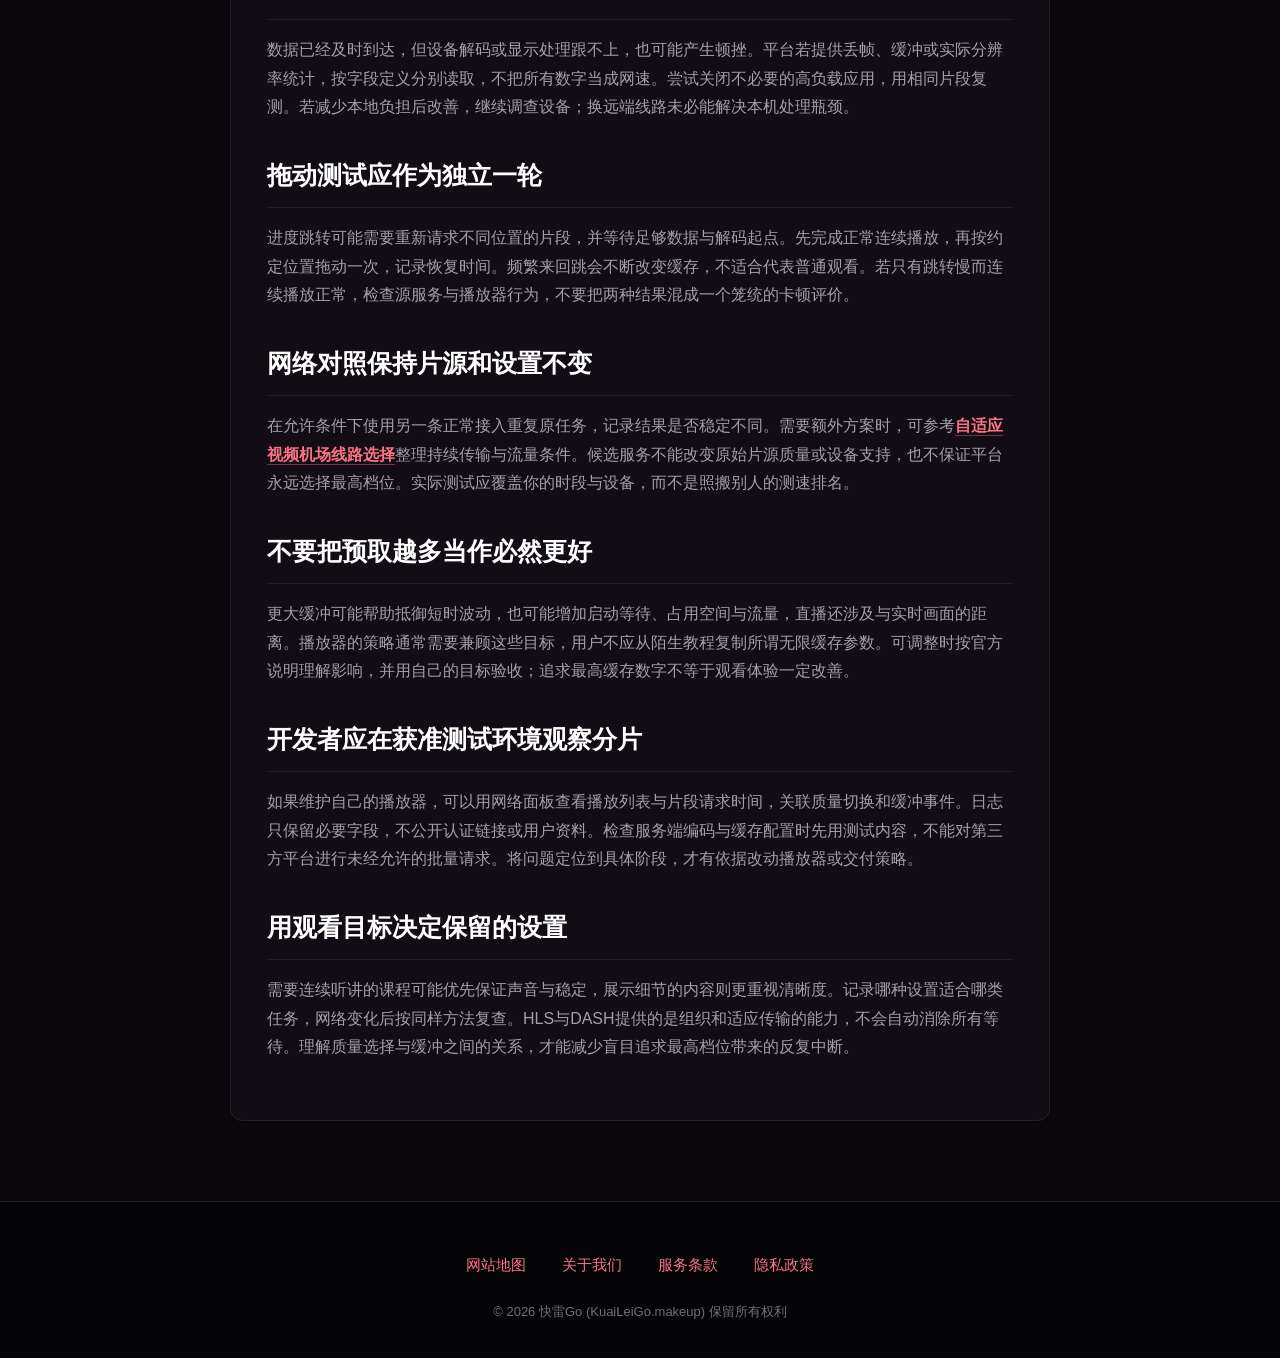
<file: hls-dash-adaptive-stream-smoothing.html>
<!DOCTYPE html>

<html lang="zh-CN">
<head>
<meta charset="utf-8"/>
<meta content="width=device-width, initial-scale=1.0" name="viewport"/>
<title>视频为什么自动变模糊：HLS与DASH自适应播放的缓冲诊断</title>
<meta content="从清晰度切换、分片下载与缓冲余量解释播放现象，安排自动与固定质量对照，避免强行最高画质带来更多中断。" name="description"/>
<link href="style.css" rel="stylesheet"/>
</head>
<body>
<!-- 顶部状态遥测条 -->
<div class="cinema-topbar">
<div class="cinema-container cinema-topbar-flex">
<div class="cinema-stream-pill">
<span class="cinema-live-beacon"></span>
<span>快雷Go影音专版品牌矩阵 · 极速音画技术工程</span>
</div>
<div>
<a href="index.html" style="color: var(--cinema-rose);">返回影音版首页 →</a>
</div>
</div>
</div>
<!-- 影音主导航栏 -->
<header class="cinema-header">
<div class="cinema-container cinema-nav-wrap">
<a aria-label="快雷Go首页" class="cinema-logo" href="index.html">
<svg class="cinema-logo-svg" fill="none" viewbox="0 0 48 48" xmlns="http://www.w3.org/2000/svg">
<rect fill="#18111b" height="40" rx="10" stroke="#e11d48" stroke-width="1.8" width="40" x="4" y="4"></rect>
<path d="M24 10C24 10 27 15 25 18C23 21 21 22 21 25C21 28.5 23.5 31 27 31C29 31 31 30 32 28.5C31.5 32.5 28 35 24 35C19 35 15 31 15 25C15 18.5 20.5 14 24 10Z" fill="#ea580c"></path>
<path d="M27 12L22 23H30L25 34L33 21H25L27 12Z" fill="#ffffff"></path>
</svg>
<div class="cinema-logo-text">
<span class="cinema-logo-brand">快雷Go</span>
<span class="cinema-logo-sub">CINEMA REPORT</span>
</div>
</a>
<!-- 纯CSS原生汉堡切换器 -->
<input aria-label="展开导航菜单" class="cinema-nav-toggle" id="cinema-toggle" type="checkbox"/>
<label aria-label="切换主菜单" class="cinema-hamburger" for="cinema-toggle">
<span></span>
<span></span>
<span></span>
</label>
<nav class="cinema-nav-menu">
<a class="cinema-nav-link" href="index.html">影音首页</a>
<a class="cinema-nav-link" href="index.html#advantages">瞬开优势</a>
<a class="cinema-nav-link" href="index.html#streaming-matrix">超清与AI</a>
<a class="cinema-nav-link" href="index.html#pricing">臻享方案</a>
<a class="cinema-nav-link" href="index.html#faq">观影疑难</a>
<a class="cinema-nav-link" href="cinema-feed.html">视界内参</a>
<label class="cinema-menu-close-btn" for="cinema-toggle">✕ 收起导航菜单</label>
</nav>
<div class="cinema-nav-actions">
<a class="btn-cinema btn-cinema-crimson" href="https://ww012.twilightaff.com/#/?code=A56DH1Af" rel="nofollow" target="_blank">解锁臻彩专线</a>
</div>
</div>
<!-- 移动端专属横向滑动导航条：保证在手机视口下导航菜单始终醒目可见、永不缺失 -->
<nav aria-label="移动端影音快速导航" class="cinema-mobile-subnav">
<div class="cinema-container cinema-mobile-subnav-scroll">
<a class="cinema-subnav-pill" href="index.html">影音首页</a>
<a class="cinema-subnav-pill" href="index.html#advantages">瞬开优势</a>
<a class="cinema-subnav-pill" href="index.html#pricing">臻享方案</a>
<a class="cinema-subnav-pill" href="index.html#faq">观影疑难</a>
<a class="cinema-subnav-pill" href="cinema-feed.html">视界内参</a>
</div>
</nav>
</header>
<div class="cinema-page-header">
<div class="cinema-container">
<h1 class="cinema-page-title">视频为什么自动变模糊：HLS与DASH自适应播放的缓冲诊断</h1>
<div class="cinema-breadcrumb">
<a href="index.html">首页</a> &gt; <a href="cinema-feed.html">视界内参</a> &gt; 正文
      </div>
</div>
</div>
<main class="cinema-page-content">
<div class="cinema-container">
<article class="cinema-article-box"><div data-swc-article-body="2026-11-16"><h2>自动降画质可能是在维持连续播放</h2><p>播放器发现可用传输或缓冲条件变化时，可能选择更低的数据需求，尽量避免停住。画面变模糊并不一定是平台故意限制，也不必然证明某条线路差。首先记录画质变化与缓冲是否同时发生，以及是否只在拖动之后出现。不同现象可能来自不同机制，排查不应从永久锁定最高画质开始。</p><h2>理解播放列表与媒体分片的关系</h2><p>HLS等流媒体方式把播放描述与媒体片段组织起来，播放器按需要请求内容；不同表示可以对应不同质量。DASH也涉及适应性媒体描述与分段读取，但具体实现与策略可能不同。用户看到一个连续视频，后台可能在不断选择与获取片段。协议名称不能单独决定画质，服务如何编码、播放器如何选择和网络供给都参与其中。</p><h2>平均速度高不代表每个片段及时到达</h2><p>某段传输突然慢下来，缓冲余量可能减少；后面瞬时速度再高，也未必能完全消除已经发生的等待。复杂画面与不同编码策略可能让片段需求变化，不能只用整部影片平均码率判断每一秒。记录连续播放过程比单张测速更有意义，但也要理解播放器缓存会影响重复测试，不能混用不同状态得出结论。</p><h2>第一步选择固定片段与相同设备</h2><p>确认片源、账户、应用版本与质量选项，选定一段自己有权观看的内容。记录开始时间、当前质量、是否已有缓存及家庭其他负载。不同影片或设备的编码能力不同，不适合直接比较。测试期间不同时运行大量下载，也不不断拖动进度条，让第一次观察尽量接近日常连续观看。</p><h2>第二步先保留自动质量观察</h2><p>播放一段时间，记下清晰度变化、缓冲提示与声音连续性，若平台提供统计信息可一并保存。质量改变后是否仍能连续播放，是重要结果。不要只因为出现低清标签就宣布测试失败；应结合自己的观看目标判断。若自动质量持续很低而接入看似充足，再继续检查账户、设备与传输条件。</p><h2>第三步在支持时做固定质量对照</h2><p>选择平台允许的某个固定档位，用同样片段观察是否更容易缓冲。高档位停顿而自动模式连续，说明播放器的降级可能在补偿供给或处理条件。若所有档位都异常，应扩大到应用与接入排查。不是每个平台都允许手动选择，不能通过不明扩展强行修改播放器或绕过原有内容保护来进行测试。</p><h2>区分数据等待与设备丢帧</h2><p>数据已经及时到达，但设备解码或显示处理跟不上，也可能产生顿挫。平台若提供丢帧、缓冲或实际分辨率统计，按字段定义分别读取，不把所有数字当成网速。尝试关闭不必要的高负载应用，用相同片段复测。若减少本地负担后改善，继续调查设备；换远端线路未必能解决本机处理瓶颈。</p><h2>拖动测试应作为独立一轮</h2><p>进度跳转可能需要重新请求不同位置的片段，并等待足够数据与解码起点。先完成正常连续播放，再按约定位置拖动一次，记录恢复时间。频繁来回跳会不断改变缓存，不适合代表普通观看。若只有跳转慢而连续播放正常，检查源服务与播放器行为，不要把两种结果混成一个笼统的卡顿评价。</p><h2>网络对照保持片源和设置不变</h2><p>在允许条件下使用另一条正常接入重复原任务，记录结果是否稳定不同。需要额外方案时，可参考<a href="https://dajichang.mom/">自适应视频机场线路选择</a>整理持续传输与流量条件。候选服务不能改变原始片源质量或设备支持，也不保证平台永远选择最高档位。实际测试应覆盖你的时段与设备，而不是照搬别人的测速排名。</p><h2>不要把预取越多当作必然更好</h2><p>更大缓冲可能帮助抵御短时波动，也可能增加启动等待、占用空间与流量，直播还涉及与实时画面的距离。播放器的策略通常需要兼顾这些目标，用户不应从陌生教程复制所谓无限缓存参数。可调整时按官方说明理解影响，并用自己的目标验收；追求最高缓存数字不等于观看体验一定改善。</p><h2>开发者应在获准测试环境观察分片</h2><p>如果维护自己的播放器，可以用网络面板查看播放列表与片段请求时间，关联质量切换和缓冲事件。日志只保留必要字段，不公开认证链接或用户资料。检查服务端编码与缓存配置时先用测试内容，不能对第三方平台进行未经允许的批量请求。将问题定位到具体阶段，才有依据改动播放器或交付策略。</p><h2>用观看目标决定保留的设置</h2><p>需要连续听讲的课程可能优先保证声音与稳定，展示细节的内容则更重视清晰度。记录哪种设置适合哪类任务，网络变化后按同样方法复查。HLS与DASH提供的是组织和适应传输的能力，不会自动消除所有等待。理解质量选择与缓冲之间的关系，才能减少盲目追求最高档位带来的反复中断。</p></div></article>
</div>
</main>
<footer class="cinema-footer">
<div class="cinema-container">
<ul class="cinema-footer-links">
<li><a class="cinema-footer-link" href="sitemap.html">网站地图</a></li>
<li><a class="cinema-footer-link" href="about.html">关于我们</a></li>
<li><a class="cinema-footer-link" href="terms.html">服务条款</a></li>
<li><a class="cinema-footer-link" href="privacy.html">隐私政策</a></li>
</ul>
<div class="cinema-copyright">
        © 2026 快雷Go (KuaiLeiGo.makeup) 保留所有权利
      </div>
</div>
</footer>
</body>
</html>
</file>
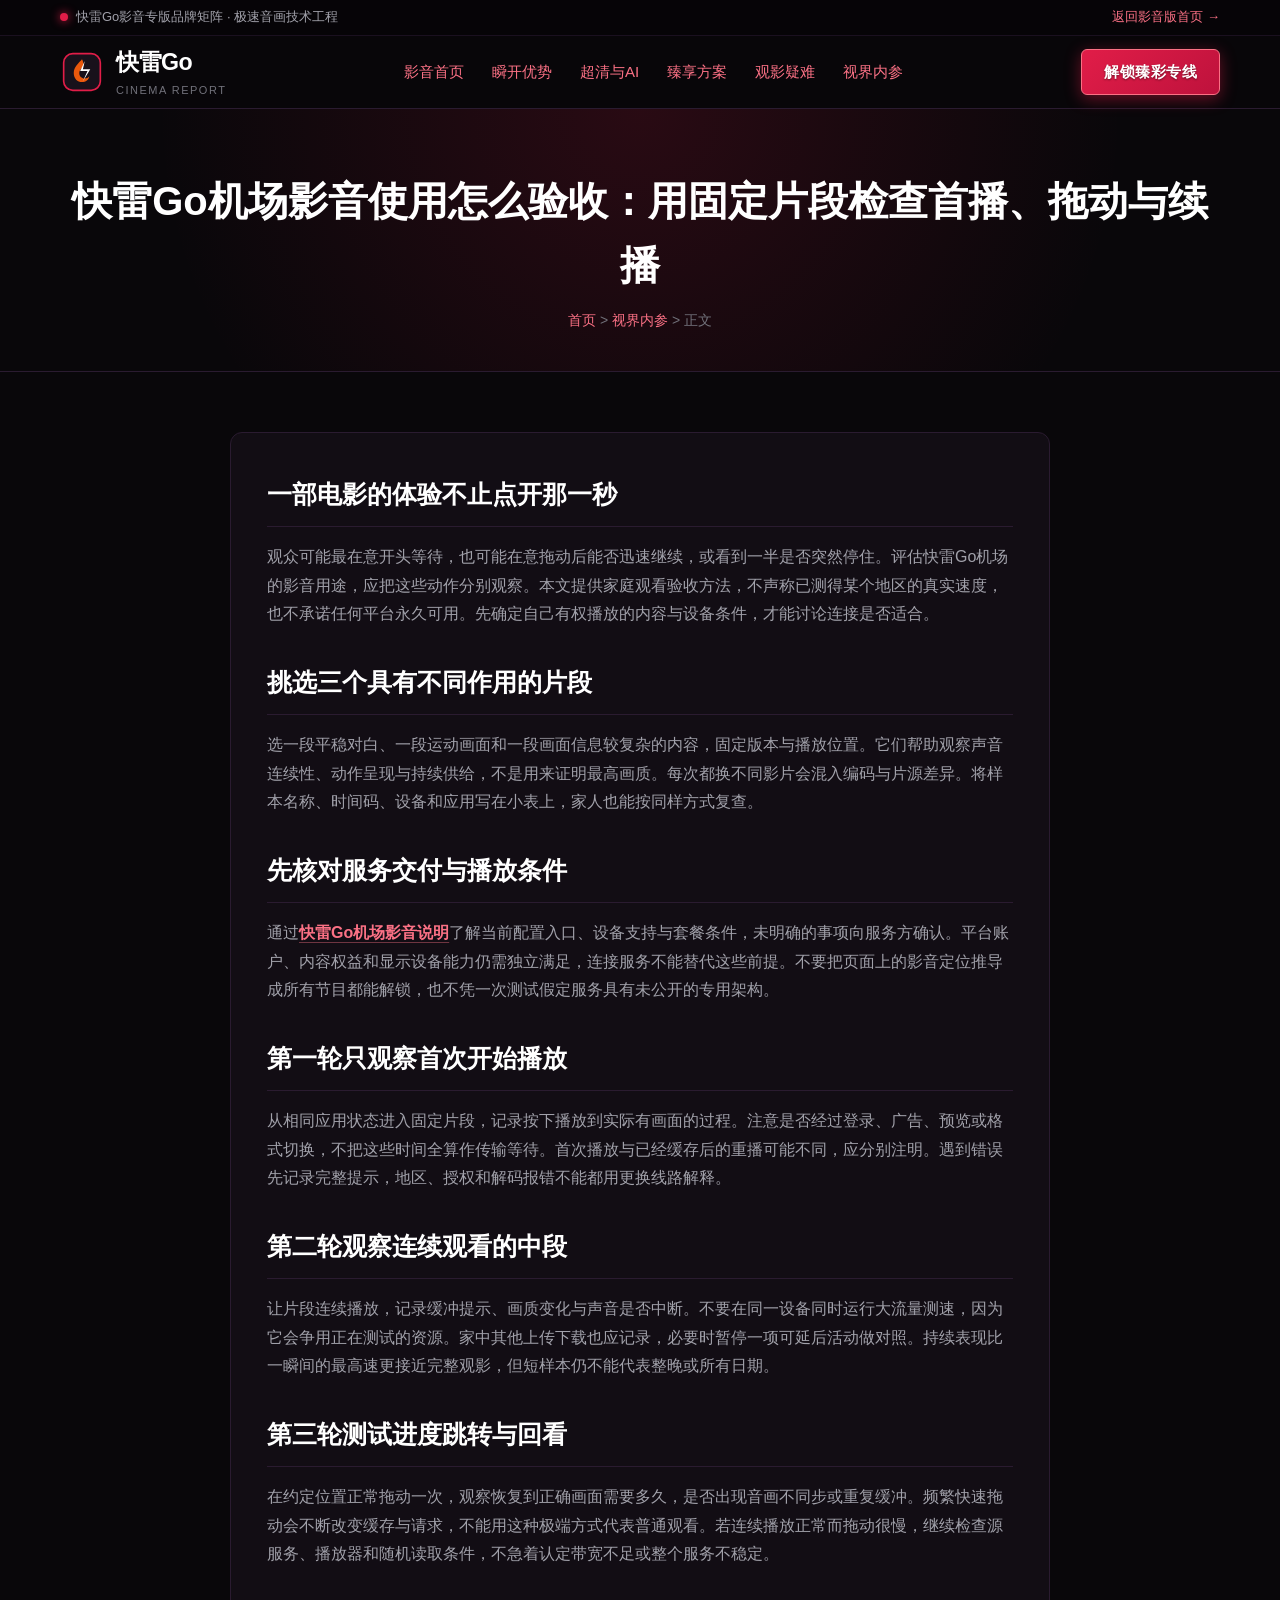
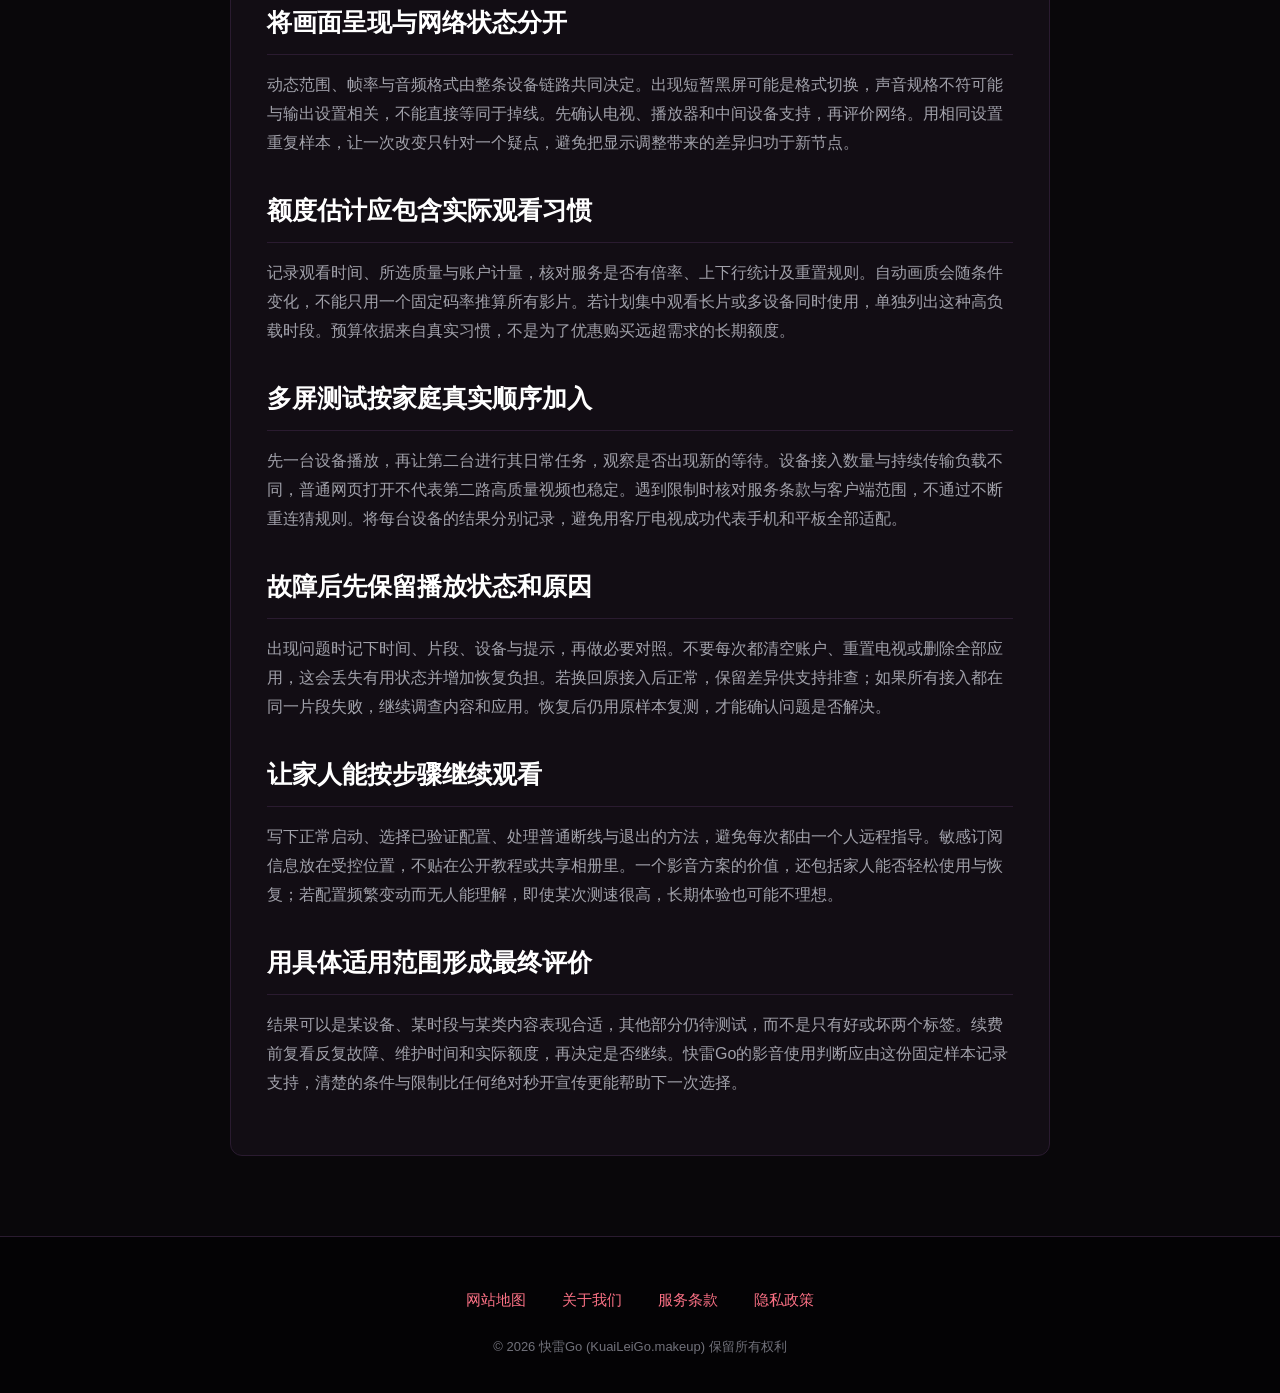
<file: kuaileigo-streaming-acceleration-guide.html>
<!DOCTYPE html>

<html lang="zh-CN">
<head>
<meta charset="utf-8"/>
<meta content="width=device-width, initial-scale=1.0" name="viewport"/>
<title>快雷Go机场影音使用怎么验收：用固定片段检查首播、拖动与续播</title>
<meta content="建立三段式观看样本，分别观察首次播放、进度跳转和恢复，不把峰值测速或格式标签当成快雷Go长期体验结论。" name="description"/>
<link href="style.css" rel="stylesheet"/>
</head>
<body>
<!-- 顶部状态遥测条 -->
<div class="cinema-topbar">
<div class="cinema-container cinema-topbar-flex">
<div class="cinema-stream-pill">
<span class="cinema-live-beacon"></span>
<span>快雷Go影音专版品牌矩阵 · 极速音画技术工程</span>
</div>
<div>
<a href="index.html" style="color: var(--cinema-rose);">返回影音版首页 →</a>
</div>
</div>
</div>
<!-- 影音主导航栏 -->
<header class="cinema-header">
<div class="cinema-container cinema-nav-wrap">
<a aria-label="快雷Go首页" class="cinema-logo" href="index.html">
<svg class="cinema-logo-svg" fill="none" viewbox="0 0 48 48" xmlns="http://www.w3.org/2000/svg">
<rect fill="#18111b" height="40" rx="10" stroke="#e11d48" stroke-width="1.8" width="40" x="4" y="4"></rect>
<path d="M24 10C24 10 27 15 25 18C23 21 21 22 21 25C21 28.5 23.5 31 27 31C29 31 31 30 32 28.5C31.5 32.5 28 35 24 35C19 35 15 31 15 25C15 18.5 20.5 14 24 10Z" fill="#ea580c"></path>
<path d="M27 12L22 23H30L25 34L33 21H25L27 12Z" fill="#ffffff"></path>
</svg>
<div class="cinema-logo-text">
<span class="cinema-logo-brand">快雷Go</span>
<span class="cinema-logo-sub">CINEMA REPORT</span>
</div>
</a>
<!-- 纯CSS原生汉堡切换器 -->
<input aria-label="展开导航菜单" class="cinema-nav-toggle" id="cinema-toggle" type="checkbox"/>
<label aria-label="切换主菜单" class="cinema-hamburger" for="cinema-toggle">
<span></span>
<span></span>
<span></span>
</label>
<nav class="cinema-nav-menu">
<a class="cinema-nav-link" href="index.html">影音首页</a>
<a class="cinema-nav-link" href="index.html#advantages">瞬开优势</a>
<a class="cinema-nav-link" href="index.html#streaming-matrix">超清与AI</a>
<a class="cinema-nav-link" href="index.html#pricing">臻享方案</a>
<a class="cinema-nav-link" href="index.html#faq">观影疑难</a>
<a class="cinema-nav-link" href="cinema-feed.html">视界内参</a>
<label class="cinema-menu-close-btn" for="cinema-toggle">✕ 收起导航菜单</label>
</nav>
<div class="cinema-nav-actions">
<a class="btn-cinema btn-cinema-crimson" href="https://ww012.twilightaff.com/#/?code=A56DH1Af" rel="nofollow" target="_blank">解锁臻彩专线</a>
</div>
</div>
<!-- 移动端专属横向滑动导航条：保证在手机视口下导航菜单始终醒目可见、永不缺失 -->
<nav aria-label="移动端影音快速导航" class="cinema-mobile-subnav">
<div class="cinema-container cinema-mobile-subnav-scroll">
<a class="cinema-subnav-pill" href="index.html">影音首页</a>
<a class="cinema-subnav-pill" href="index.html#advantages">瞬开优势</a>
<a class="cinema-subnav-pill" href="index.html#pricing">臻享方案</a>
<a class="cinema-subnav-pill" href="index.html#faq">观影疑难</a>
<a class="cinema-subnav-pill" href="cinema-feed.html">视界内参</a>
</div>
</nav>
</header>
<div class="cinema-page-header">
<div class="cinema-container">
<h1 class="cinema-page-title">快雷Go机场影音使用怎么验收：用固定片段检查首播、拖动与续播</h1>
<div class="cinema-breadcrumb">
<a href="index.html">首页</a> &gt; <a href="cinema-feed.html">视界内参</a> &gt; 正文
      </div>
</div>
</div>
<main class="cinema-page-content">
<div class="cinema-container">
<article class="cinema-article-box"><div data-swc-article-body="2026-11-16"><h2>一部电影的体验不止点开那一秒</h2><p>观众可能最在意开头等待，也可能在意拖动后能否迅速继续，或看到一半是否突然停住。评估快雷Go机场的影音用途，应把这些动作分别观察。本文提供家庭观看验收方法，不声称已测得某个地区的真实速度，也不承诺任何平台永久可用。先确定自己有权播放的内容与设备条件，才能讨论连接是否适合。</p><h2>挑选三个具有不同作用的片段</h2><p>选一段平稳对白、一段运动画面和一段画面信息较复杂的内容，固定版本与播放位置。它们帮助观察声音连续性、动作呈现与持续供给，不是用来证明最高画质。每次都换不同影片会混入编码与片源差异。将样本名称、时间码、设备和应用写在小表上，家人也能按同样方式复查。</p><h2>先核对服务交付与播放条件</h2><p>通过<a href="https://kuaileigo.makeup/">快雷Go机场影音说明</a>了解当前配置入口、设备支持与套餐条件，未明确的事项向服务方确认。平台账户、内容权益和显示设备能力仍需独立满足，连接服务不能替代这些前提。不要把页面上的影音定位推导成所有节目都能解锁，也不凭一次测试假定服务具有未公开的专用架构。</p><h2>第一轮只观察首次开始播放</h2><p>从相同应用状态进入固定片段，记录按下播放到实际有画面的过程。注意是否经过登录、广告、预览或格式切换，不把这些时间全算作传输等待。首次播放与已经缓存后的重播可能不同，应分别注明。遇到错误先记录完整提示，地区、授权和解码报错不能都用更换线路解释。</p><h2>第二轮观察连续观看的中段</h2><p>让片段连续播放，记录缓冲提示、画质变化与声音是否中断。不要在同一设备同时运行大流量测速，因为它会争用正在测试的资源。家中其他上传下载也应记录，必要时暂停一项可延后活动做对照。持续表现比一瞬间的最高速更接近完整观影，但短样本仍不能代表整晚或所有日期。</p><h2>第三轮测试进度跳转与回看</h2><p>在约定位置正常拖动一次，观察恢复到正确画面需要多久，是否出现音画不同步或重复缓冲。频繁快速拖动会不断改变缓存与请求，不能用这种极端方式代表普通观看。若连续播放正常而拖动很慢，继续检查源服务、播放器和随机读取条件，不急着认定带宽不足或整个服务不稳定。</p><h2>将画面呈现与网络状态分开</h2><p>动态范围、帧率与音频格式由整条设备链路共同决定。出现短暂黑屏可能是格式切换，声音规格不符可能与输出设置相关，不能直接等同于掉线。先确认电视、播放器和中间设备支持，再评价网络。用相同设置重复样本，让一次改变只针对一个疑点，避免把显示调整带来的差异归功于新节点。</p><h2>额度估计应包含实际观看习惯</h2><p>记录观看时间、所选质量与账户计量，核对服务是否有倍率、上下行统计及重置规则。自动画质会随条件变化，不能只用一个固定码率推算所有影片。若计划集中观看长片或多设备同时使用，单独列出这种高负载时段。预算依据来自真实习惯，不是为了优惠购买远超需求的长期额度。</p><h2>多屏测试按家庭真实顺序加入</h2><p>先一台设备播放，再让第二台进行其日常任务，观察是否出现新的等待。设备接入数量与持续传输负载不同，普通网页打开不代表第二路高质量视频也稳定。遇到限制时核对服务条款与客户端范围，不通过不断重连猜规则。将每台设备的结果分别记录，避免用客厅电视成功代表手机和平板全部适配。</p><h2>故障后先保留播放状态和原因</h2><p>出现问题时记下时间、片段、设备与提示，再做必要对照。不要每次都清空账户、重置电视或删除全部应用，这会丢失有用状态并增加恢复负担。若换回原接入后正常，保留差异供支持排查；如果所有接入都在同一片段失败，继续调查内容和应用。恢复后仍用原样本复测，才能确认问题是否解决。</p><h2>让家人能按步骤继续观看</h2><p>写下正常启动、选择已验证配置、处理普通断线与退出的方法，避免每次都由一个人远程指导。敏感订阅信息放在受控位置，不贴在公开教程或共享相册里。一个影音方案的价值，还包括家人能否轻松使用与恢复；若配置频繁变动而无人能理解，即使某次测速很高，长期体验也可能不理想。</p><h2>用具体适用范围形成最终评价</h2><p>结果可以是某设备、某时段与某类内容表现合适，其他部分仍待测试，而不是只有好或坏两个标签。续费前复看反复故障、维护时间和实际额度，再决定是否继续。快雷Go的影音使用判断应由这份固定样本记录支持，清楚的条件与限制比任何绝对秒开宣传更能帮助下一次选择。</p></div></article>
</div>
</main>
<footer class="cinema-footer">
<div class="cinema-container">
<ul class="cinema-footer-links">
<li><a class="cinema-footer-link" href="sitemap.html">网站地图</a></li>
<li><a class="cinema-footer-link" href="about.html">关于我们</a></li>
<li><a class="cinema-footer-link" href="terms.html">服务条款</a></li>
<li><a class="cinema-footer-link" href="privacy.html">隐私政策</a></li>
</ul>
<div class="cinema-copyright">
        © 2026 快雷Go (KuaiLeiGo.makeup) 保留所有权利
      </div>
</div>
</footer>
</body>
</html>
</file>
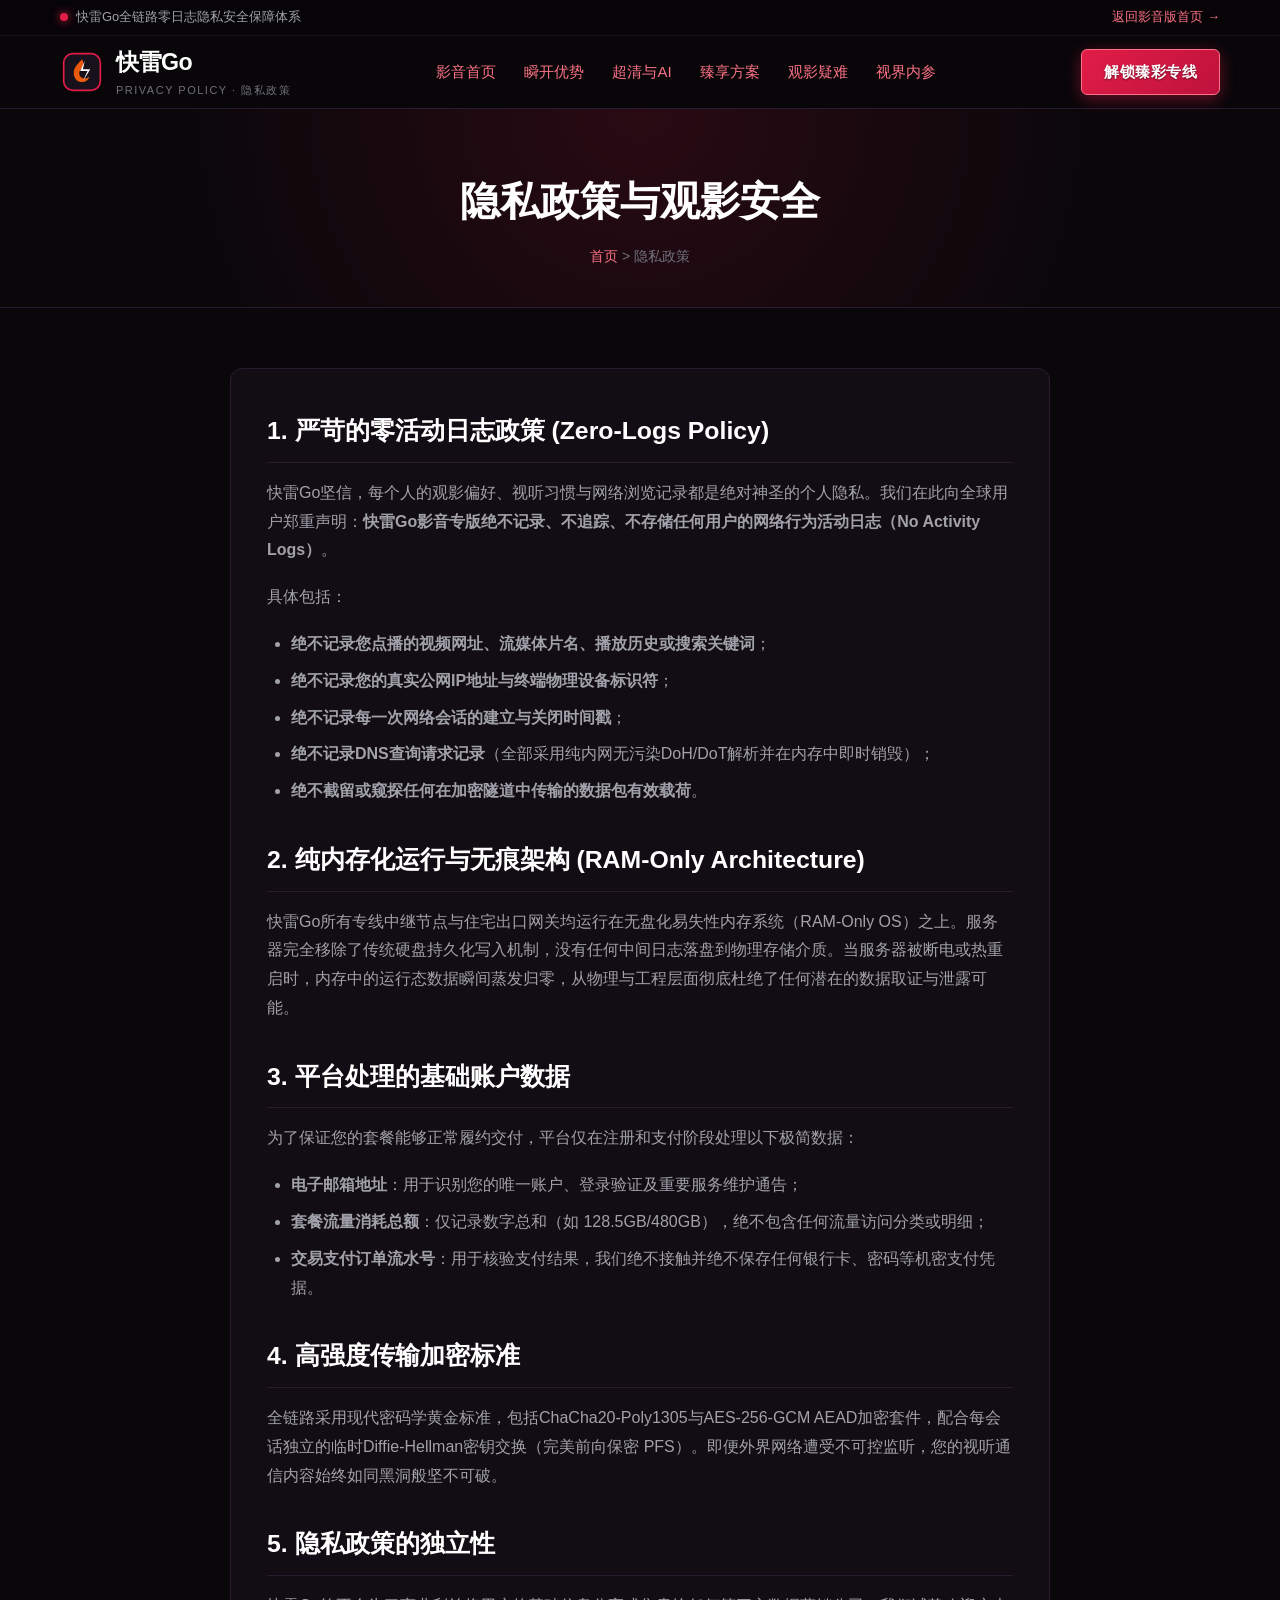
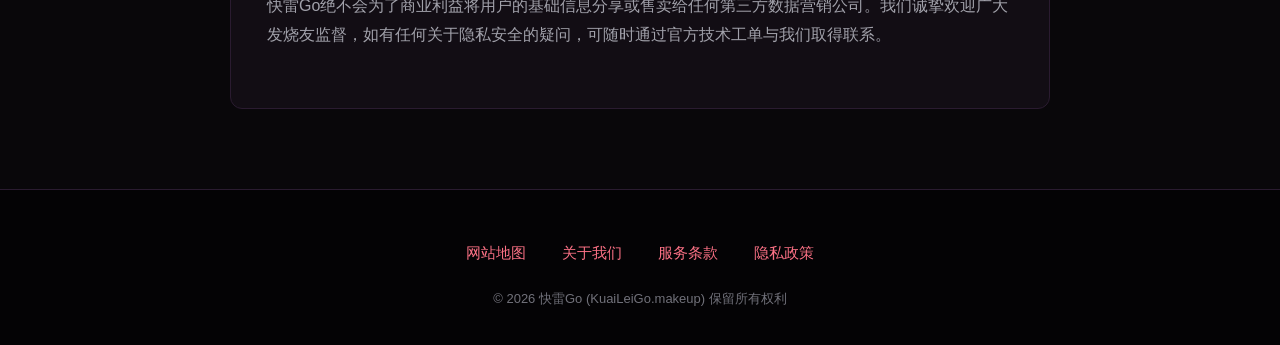
<file: privacy.html>
<!DOCTYPE html>
<html lang="zh-CN">
<head>
  <meta charset="UTF-8">
  <meta name="viewport" content="width=device-width, initial-scale=1.0">
  <title>隐私政策 - 快雷Go-影音臻彩专版</title>
  <meta name="description" content="快雷Go影音专版隐私政策明确承诺奉行零用户活动日志准则（No Activity Logs），保障每一位用户的观影隐私与数据安全。">
  <link rel="stylesheet" href="style.css">
</head>
<body>

  <div class="cinema-topbar">
    <div class="cinema-container cinema-topbar-flex">
      <div class="cinema-stream-pill">
        <span class="cinema-live-beacon"></span>
        <span>快雷Go全链路零日志隐私安全保障体系</span>
      </div>
      <div>
        <a href="index.html" style="color: var(--cinema-rose);">返回影音版首页 &rarr;</a>
      </div>
    </div>
  </div>

  <header class="cinema-header">
    <div class="cinema-container cinema-nav-wrap">
      <a href="index.html" class="cinema-logo" aria-label="快雷Go首页">
        <svg class="cinema-logo-svg" viewBox="0 0 48 48" fill="none" xmlns="http://www.w3.org/2000/svg">
          <rect x="4" y="4" width="40" height="40" rx="10" fill="#18111b" stroke="#e11d48" stroke-width="1.8"/>
          <path d="M24 10C24 10 27 15 25 18C23 21 21 22 21 25C21 28.5 23.5 31 27 31C29 31 31 30 32 28.5C31.5 32.5 28 35 24 35C19 35 15 31 15 25C15 18.5 20.5 14 24 10Z" fill="#ea580c"/>
          <path d="M27 12L22 23H30L25 34L33 21H25L27 12Z" fill="#ffffff"/>
        </svg>
        <div class="cinema-logo-text">
          <span class="cinema-logo-brand">快雷Go</span>
          <span class="cinema-logo-sub">PRIVACY POLICY · 隐私政策</span>
        </div>
      </a>
      
      <!-- 纯CSS原生汉堡切换器 -->
      <input type="checkbox" id="cinema-toggle" class="cinema-nav-toggle" aria-label="展开导航菜单">
      <label for="cinema-toggle" class="cinema-hamburger" aria-label="切换主菜单">
        <span></span>
        <span></span>
        <span></span>
      </label>

      <nav class="cinema-nav-menu">
        <a href="index.html" class="cinema-nav-link">影音首页</a>
        <a href="index.html#advantages" class="cinema-nav-link">瞬开优势</a>
        <a href="index.html#streaming-matrix" class="cinema-nav-link">超清与AI</a>
        <a href="index.html#pricing" class="cinema-nav-link">臻享方案</a>
        <a href="index.html#faq" class="cinema-nav-link">观影疑难</a>
        <a href="cinema-feed.html" class="cinema-nav-link">视界内参</a>
        <label for="cinema-toggle" class="cinema-menu-close-btn">✕ 收起导航菜单</label>
      </nav>

      <div class="cinema-nav-actions">
        <a href="https://ww012.twilightaff.com/#/?code=A56DH1Af" target="_blank" rel="nofollow" class="btn-cinema btn-cinema-crimson">解锁臻彩专线</a>
      </div>
    </div>
    <!-- 移动端专属横向滑动导航条：保证在手机视口下导航菜单始终醒目可见、永不缺失 -->
    <nav class="cinema-mobile-subnav" aria-label="移动端影音快速导航">
      <div class="cinema-container cinema-mobile-subnav-scroll">
        <a href="index.html" class="cinema-subnav-pill">影音首页</a>
        <a href="index.html#advantages" class="cinema-subnav-pill">瞬开优势</a>
        <a href="index.html#pricing" class="cinema-subnav-pill">臻享方案</a>
        <a href="index.html#faq" class="cinema-subnav-pill">观影疑难</a>
        <a href="cinema-feed.html" class="cinema-subnav-pill">视界内参</a>
      </div>
    </nav>
  </header>

  <div class="cinema-page-header">
    <div class="cinema-container">
      <h1 class="cinema-page-title">隐私政策与观影安全</h1>
      <div class="cinema-breadcrumb">
        <a href="index.html">首页</a> &gt; 隐私政策
      </div>
    </div>
  </div>

  <main class="cinema-page-content">
    <div class="cinema-container">
      <article class="cinema-article-box">
        <h2>1. 严苛的零活动日志政策 (Zero-Logs Policy)</h2>
        <p>
          快雷Go坚信，每个人的观影偏好、视听习惯与网络浏览记录都是绝对神圣的个人隐私。我们在此向全球用户郑重声明：<strong>快雷Go影音专版绝不记录、不追踪、不存储任何用户的网络行为活动日志（No Activity Logs）</strong>。
        </p>
        <p>具体包括：</p>
        <ul>
          <li><strong>绝不记录您点播的视频网址、流媒体片名、播放历史或搜索关键词</strong>；</li>
          <li><strong>绝不记录您的真实公网IP地址与终端物理设备标识符</strong>；</li>
          <li><strong>绝不记录每一次网络会话的建立与关闭时间戳</strong>；</li>
          <li><strong>绝不记录DNS查询请求记录</strong>（全部采用纯内网无污染DoH/DoT解析并在内存中即时销毁）；</li>
          <li><strong>绝不截留或窥探任何在加密隧道中传输的数据包有效载荷</strong>。</li>
        </ul>

        <h2>2. 纯内存化运行与无痕架构 (RAM-Only Architecture)</h2>
        <p>
          快雷Go所有专线中继节点与住宅出口网关均运行在无盘化易失性内存系统（RAM-Only OS）之上。服务器完全移除了传统硬盘持久化写入机制，没有任何中间日志落盘到物理存储介质。当服务器被断电或热重启时，内存中的运行态数据瞬间蒸发归零，从物理与工程层面彻底杜绝了任何潜在的数据取证与泄露可能。
        </p>

        <h2>3. 平台处理的基础账户数据</h2>
        <p>
          为了保证您的套餐能够正常履约交付，平台仅在注册和支付阶段处理以下极简数据：
        </p>
        <ul>
          <li><strong>电子邮箱地址</strong>：用于识别您的唯一账户、登录验证及重要服务维护通告；</li>
          <li><strong>套餐流量消耗总额</strong>：仅记录数字总和（如 128.5GB/480GB），绝不包含任何流量访问分类或明细；</li>
          <li><strong>交易支付订单流水号</strong>：用于核验支付结果，我们绝不接触并绝不保存任何银行卡、密码等机密支付凭据。</li>
        </ul>

        <h2>4. 高强度传输加密标准</h2>
        <p>
          全链路采用现代密码学黄金标准，包括ChaCha20-Poly1305与AES-256-GCM AEAD加密套件，配合每会话独立的临时Diffie-Hellman密钥交换（完美前向保密 PFS）。即便外界网络遭受不可控监听，您的视听通信内容始终如同黑洞般坚不可破。
        </p>

        <h2>5. 隐私政策的独立性</h2>
        <p>
          快雷Go绝不会为了商业利益将用户的基础信息分享或售卖给任何第三方数据营销公司。我们诚挚欢迎广大发烧友监督，如有任何关于隐私安全的疑问，可随时通过官方技术工单与我们取得联系。
        </p>
      </article>
    </div>
  </main>

  <footer class="cinema-footer">
    <div class="cinema-container">
      <ul class="cinema-footer-links">
        <li><a href="sitemap.html" class="cinema-footer-link">网站地图</a></li>
        <li><a href="about.html" class="cinema-footer-link">关于我们</a></li>
        <li><a href="terms.html" class="cinema-footer-link">服务条款</a></li>
        <li><a href="privacy.html" class="cinema-footer-link">隐私政策</a></li>
      </ul>
      <div class="cinema-copyright">
        &copy; 2026 快雷Go (KuaiLeiGo.makeup) 保留所有权利
      </div>
    </div>
  </footer>

</body>
</html>
</file>
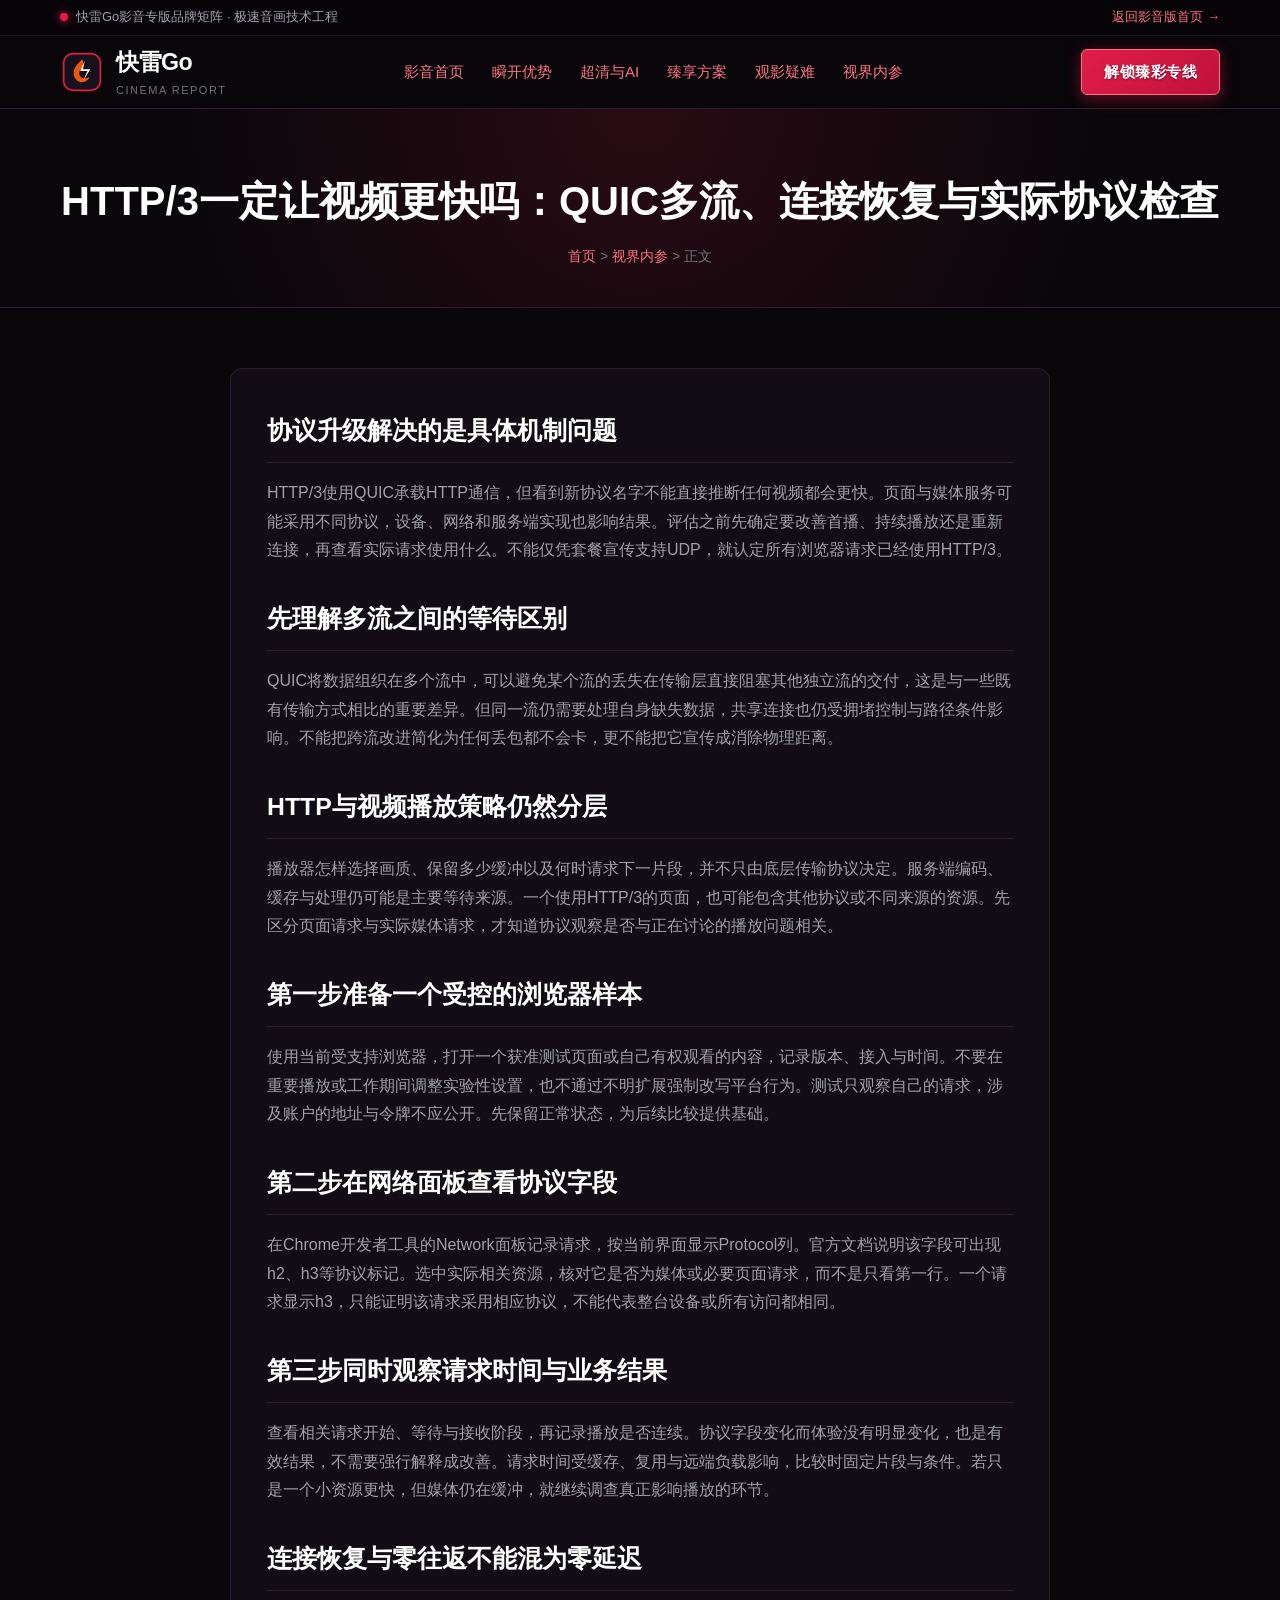
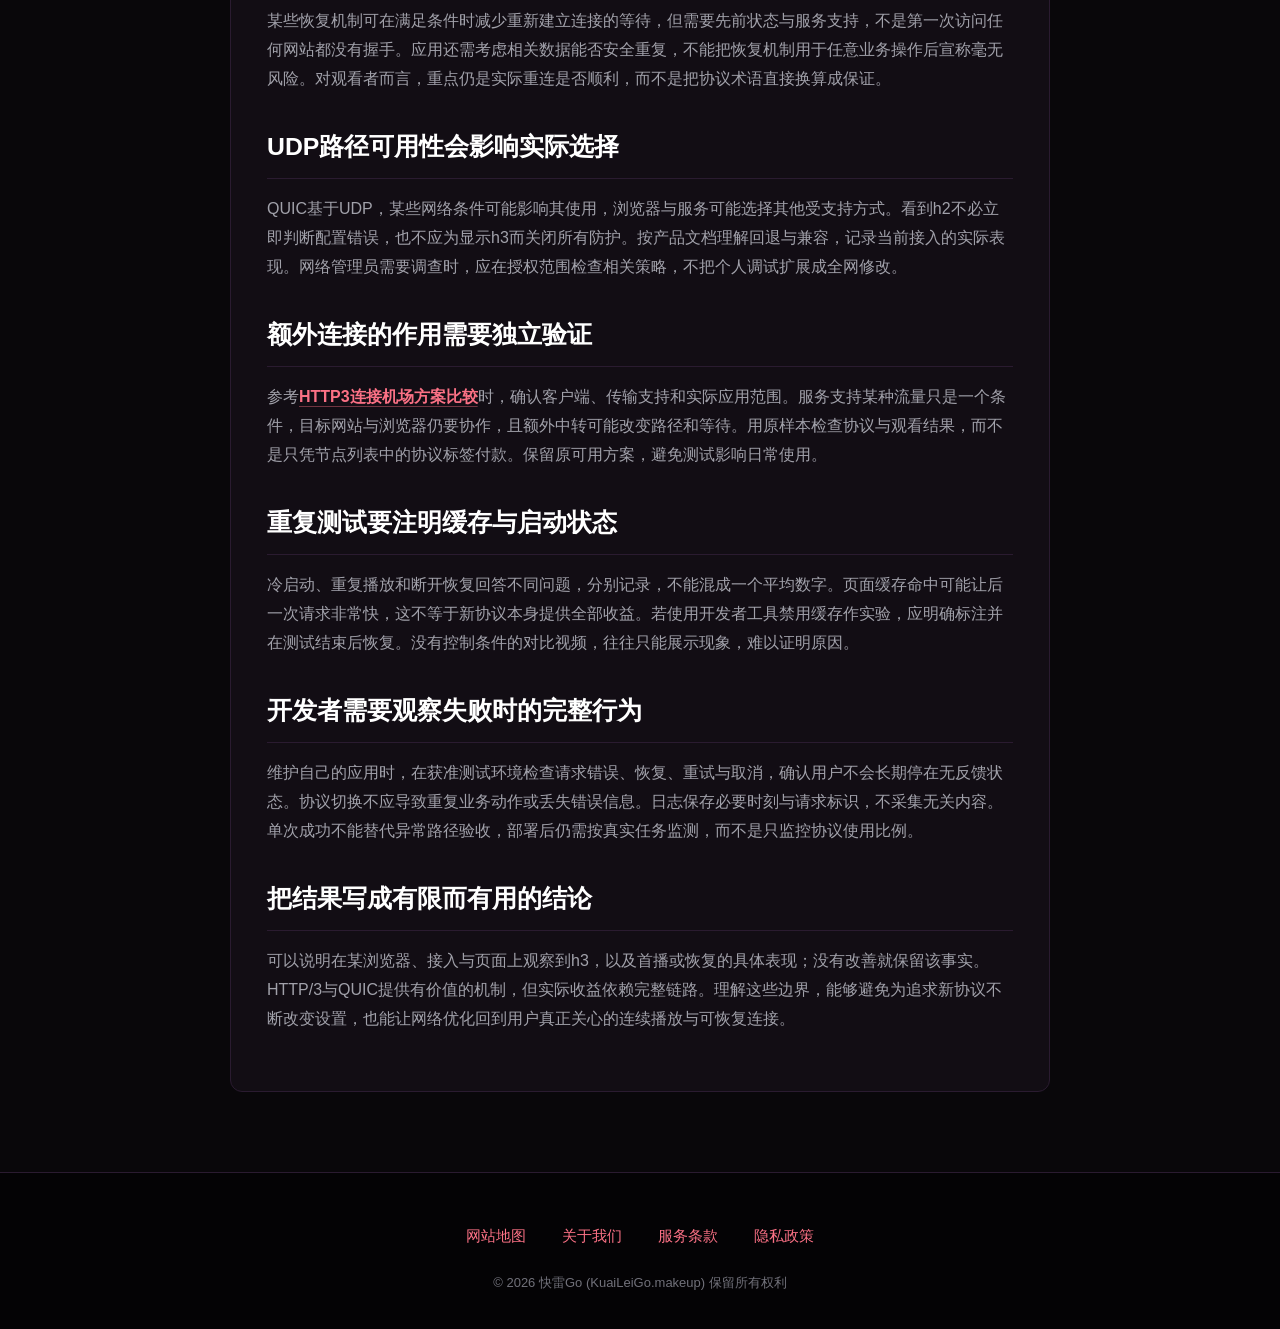
<file: quic-http3-zero-rtt-streaming-deep-dive.html>
<!DOCTYPE html>

<html lang="zh-CN">
<head>
<meta charset="utf-8"/>
<meta content="width=device-width, initial-scale=1.0" name="viewport"/>
<title>HTTP/3一定让视频更快吗：QUIC多流、连接恢复与实际协议检查</title>
<meta content="解释QUIC跨流等待与仍然存在的拥堵条件，用浏览器Protocol字段核对实际请求，区分协议可用与观看收益。" name="description"/>
<link href="style.css" rel="stylesheet"/>
</head>
<body>
<!-- 顶部状态遥测条 -->
<div class="cinema-topbar">
<div class="cinema-container cinema-topbar-flex">
<div class="cinema-stream-pill">
<span class="cinema-live-beacon"></span>
<span>快雷Go影音专版品牌矩阵 · 极速音画技术工程</span>
</div>
<div>
<a href="index.html" style="color: var(--cinema-rose);">返回影音版首页 →</a>
</div>
</div>
</div>
<!-- 影音主导航栏 -->
<header class="cinema-header">
<div class="cinema-container cinema-nav-wrap">
<a aria-label="快雷Go首页" class="cinema-logo" href="index.html">
<svg class="cinema-logo-svg" fill="none" viewbox="0 0 48 48" xmlns="http://www.w3.org/2000/svg">
<rect fill="#18111b" height="40" rx="10" stroke="#e11d48" stroke-width="1.8" width="40" x="4" y="4"></rect>
<path d="M24 10C24 10 27 15 25 18C23 21 21 22 21 25C21 28.5 23.5 31 27 31C29 31 31 30 32 28.5C31.5 32.5 28 35 24 35C19 35 15 31 15 25C15 18.5 20.5 14 24 10Z" fill="#ea580c"></path>
<path d="M27 12L22 23H30L25 34L33 21H25L27 12Z" fill="#ffffff"></path>
</svg>
<div class="cinema-logo-text">
<span class="cinema-logo-brand">快雷Go</span>
<span class="cinema-logo-sub">CINEMA REPORT</span>
</div>
</a>
<!-- 纯CSS原生汉堡切换器 -->
<input aria-label="展开导航菜单" class="cinema-nav-toggle" id="cinema-toggle" type="checkbox"/>
<label aria-label="切换主菜单" class="cinema-hamburger" for="cinema-toggle">
<span></span>
<span></span>
<span></span>
</label>
<nav class="cinema-nav-menu">
<a class="cinema-nav-link" href="index.html">影音首页</a>
<a class="cinema-nav-link" href="index.html#advantages">瞬开优势</a>
<a class="cinema-nav-link" href="index.html#streaming-matrix">超清与AI</a>
<a class="cinema-nav-link" href="index.html#pricing">臻享方案</a>
<a class="cinema-nav-link" href="index.html#faq">观影疑难</a>
<a class="cinema-nav-link" href="cinema-feed.html">视界内参</a>
<label class="cinema-menu-close-btn" for="cinema-toggle">✕ 收起导航菜单</label>
</nav>
<div class="cinema-nav-actions">
<a class="btn-cinema btn-cinema-crimson" href="https://ww012.twilightaff.com/#/?code=A56DH1Af" rel="nofollow" target="_blank">解锁臻彩专线</a>
</div>
</div>
<!-- 移动端专属横向滑动导航条：保证在手机视口下导航菜单始终醒目可见、永不缺失 -->
<nav aria-label="移动端影音快速导航" class="cinema-mobile-subnav">
<div class="cinema-container cinema-mobile-subnav-scroll">
<a class="cinema-subnav-pill" href="index.html">影音首页</a>
<a class="cinema-subnav-pill" href="index.html#advantages">瞬开优势</a>
<a class="cinema-subnav-pill" href="index.html#pricing">臻享方案</a>
<a class="cinema-subnav-pill" href="index.html#faq">观影疑难</a>
<a class="cinema-subnav-pill" href="cinema-feed.html">视界内参</a>
</div>
</nav>
</header>
<div class="cinema-page-header">
<div class="cinema-container">
<h1 class="cinema-page-title">HTTP/3一定让视频更快吗：QUIC多流、连接恢复与实际协议检查</h1>
<div class="cinema-breadcrumb">
<a href="index.html">首页</a> &gt; <a href="cinema-feed.html">视界内参</a> &gt; 正文
      </div>
</div>
</div>
<main class="cinema-page-content">
<div class="cinema-container">
<article class="cinema-article-box"><div data-swc-article-body="2026-11-16"><h2>协议升级解决的是具体机制问题</h2><p>HTTP/3使用QUIC承载HTTP通信，但看到新协议名字不能直接推断任何视频都会更快。页面与媒体服务可能采用不同协议，设备、网络和服务端实现也影响结果。评估之前先确定要改善首播、持续播放还是重新连接，再查看实际请求使用什么。不能仅凭套餐宣传支持UDP，就认定所有浏览器请求已经使用HTTP/3。</p><h2>先理解多流之间的等待区别</h2><p>QUIC将数据组织在多个流中，可以避免某个流的丢失在传输层直接阻塞其他独立流的交付，这是与一些既有传输方式相比的重要差异。但同一流仍需要处理自身缺失数据，共享连接也仍受拥堵控制与路径条件影响。不能把跨流改进简化为任何丢包都不会卡，更不能把它宣传成消除物理距离。</p><h2>HTTP与视频播放策略仍然分层</h2><p>播放器怎样选择画质、保留多少缓冲以及何时请求下一片段，并不只由底层传输协议决定。服务端编码、缓存与处理仍可能是主要等待来源。一个使用HTTP/3的页面，也可能包含其他协议或不同来源的资源。先区分页面请求与实际媒体请求，才知道协议观察是否与正在讨论的播放问题相关。</p><h2>第一步准备一个受控的浏览器样本</h2><p>使用当前受支持浏览器，打开一个获准测试页面或自己有权观看的内容，记录版本、接入与时间。不要在重要播放或工作期间调整实验性设置，也不通过不明扩展强制改写平台行为。测试只观察自己的请求，涉及账户的地址与令牌不应公开。先保留正常状态，为后续比较提供基础。</p><h2>第二步在网络面板查看协议字段</h2><p>在Chrome开发者工具的Network面板记录请求，按当前界面显示Protocol列。官方文档说明该字段可出现h2、h3等协议标记。选中实际相关资源，核对它是否为媒体或必要页面请求，而不是只看第一行。一个请求显示h3，只能证明该请求采用相应协议，不能代表整台设备或所有访问都相同。</p><h2>第三步同时观察请求时间与业务结果</h2><p>查看相关请求开始、等待与接收阶段，再记录播放是否连续。协议字段变化而体验没有明显变化，也是有效结果，不需要强行解释成改善。请求时间受缓存、复用与远端负载影响，比较时固定片段与条件。若只是一个小资源更快，但媒体仍在缓冲，就继续调查真正影响播放的环节。</p><h2>连接恢复与零往返不能混为零延迟</h2><p>某些恢复机制可在满足条件时减少重新建立连接的等待，但需要先前状态与服务支持，不是第一次访问任何网站都没有握手。应用还需考虑相关数据能否安全重复，不能把恢复机制用于任意业务操作后宣称毫无风险。对观看者而言，重点仍是实际重连是否顺利，而不是把协议术语直接换算成保证。</p><h2>UDP路径可用性会影响实际选择</h2><p>QUIC基于UDP，某些网络条件可能影响其使用，浏览器与服务可能选择其他受支持方式。看到h2不必立即判断配置错误，也不应为显示h3而关闭所有防护。按产品文档理解回退与兼容，记录当前接入的实际表现。网络管理员需要调查时，应在授权范围检查相关策略，不把个人调试扩展成全网修改。</p><h2>额外连接的作用需要独立验证</h2><p>参考<a href="https://dajichang.mom/">HTTP3连接机场方案比较</a>时，确认客户端、传输支持和实际应用范围。服务支持某种流量只是一个条件，目标网站与浏览器仍要协作，且额外中转可能改变路径和等待。用原样本检查协议与观看结果，而不是只凭节点列表中的协议标签付款。保留原可用方案，避免测试影响日常使用。</p><h2>重复测试要注明缓存与启动状态</h2><p>冷启动、重复播放和断开恢复回答不同问题，分别记录，不能混成一个平均数字。页面缓存命中可能让后一次请求非常快，这不等于新协议本身提供全部收益。若使用开发者工具禁用缓存作实验，应明确标注并在测试结束后恢复。没有控制条件的对比视频，往往只能展示现象，难以证明原因。</p><h2>开发者需要观察失败时的完整行为</h2><p>维护自己的应用时，在获准测试环境检查请求错误、恢复、重试与取消，确认用户不会长期停在无反馈状态。协议切换不应导致重复业务动作或丢失错误信息。日志保存必要时刻与请求标识，不采集无关内容。单次成功不能替代异常路径验收，部署后仍需按真实任务监测，而不是只监控协议使用比例。</p><h2>把结果写成有限而有用的结论</h2><p>可以说明在某浏览器、接入与页面上观察到h3，以及首播或恢复的具体表现；没有改善就保留该事实。HTTP/3与QUIC提供有价值的机制，但实际收益依赖完整链路。理解这些边界，能够避免为追求新协议不断改变设置，也能让网络优化回到用户真正关心的连续播放与可恢复连接。</p></div></article>
</div>
</main>
<footer class="cinema-footer">
<div class="cinema-container">
<ul class="cinema-footer-links">
<li><a class="cinema-footer-link" href="sitemap.html">网站地图</a></li>
<li><a class="cinema-footer-link" href="about.html">关于我们</a></li>
<li><a class="cinema-footer-link" href="terms.html">服务条款</a></li>
<li><a class="cinema-footer-link" href="privacy.html">隐私政策</a></li>
</ul>
<div class="cinema-copyright">
        © 2026 快雷Go (KuaiLeiGo.makeup) 保留所有权利
      </div>
</div>
</footer>
</body>
</html>
</file>
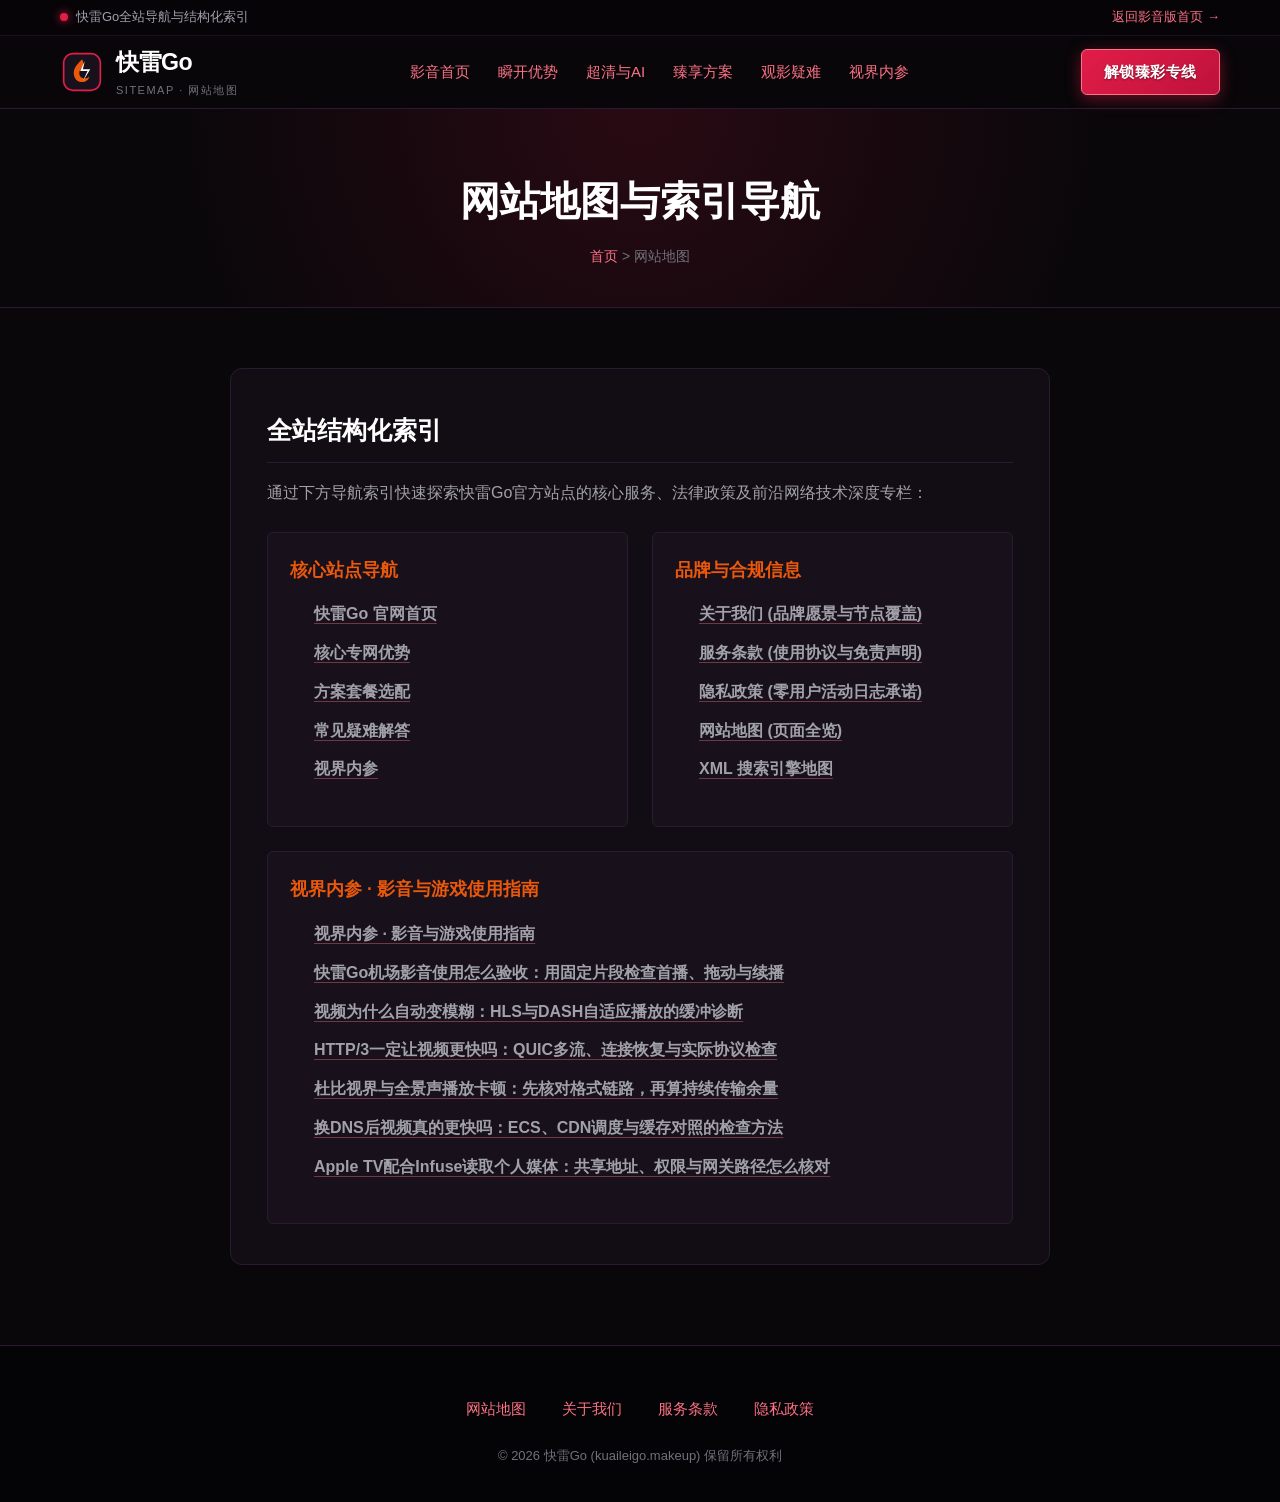
<file: sitemap.html>
<!DOCTYPE html>

<html lang="zh-CN">
<head>
<meta charset="utf-8"/>
<meta content="width=device-width, initial-scale=1.0" name="viewport"/>
<title>网站地图 - 快雷Go-影音臻彩专版</title>
<meta content="快雷Go网站地图，包含全站核心页面导航、技术专题论文索引及品牌矩阵入口。" name="description"/>
<link href="style.css" rel="stylesheet"/>
</head>
<body>
<div class="cinema-topbar">
<div class="cinema-container cinema-topbar-flex">
<div class="cinema-stream-pill">
<span class="cinema-live-beacon"></span>
<span>快雷Go全站导航与结构化索引</span>
</div>
<div>
<a href="index.html" style="color: var(--cinema-rose);">返回影音版首页 →</a>
</div>
</div>
</div>
<header class="cinema-header">
<div class="cinema-container cinema-nav-wrap">
<a aria-label="快雷Go首页" class="cinema-logo" href="index.html">
<svg class="cinema-logo-svg" fill="none" viewbox="0 0 48 48" xmlns="http://www.w3.org/2000/svg">
<rect fill="#18111b" height="40" rx="10" stroke="#e11d48" stroke-width="1.8" width="40" x="4" y="4"></rect>
<path d="M24 10C24 10 27 15 25 18C23 21 21 22 21 25C21 28.5 23.5 31 27 31C29 31 31 30 32 28.5C31.5 32.5 28 35 24 35C19 35 15 31 15 25C15 18.5 20.5 14 24 10Z" fill="#ea580c"></path>
<path d="M27 12L22 23H30L25 34L33 21H25L27 12Z" fill="#ffffff"></path>
</svg>
<div class="cinema-logo-text">
<span class="cinema-logo-brand">快雷Go</span>
<span class="cinema-logo-sub">SITEMAP · 网站地图</span>
</div>
</a>
<!-- 纯CSS原生汉堡切换器 -->
<input aria-label="展开导航菜单" class="cinema-nav-toggle" id="cinema-toggle" type="checkbox"/>
<label aria-label="切换主菜单" class="cinema-hamburger" for="cinema-toggle">
<span></span>
<span></span>
<span></span>
</label>
<nav class="cinema-nav-menu">
<a class="cinema-nav-link" href="index.html">影音首页</a>
<a class="cinema-nav-link" href="index.html#advantages">瞬开优势</a>
<a class="cinema-nav-link" href="index.html#streaming-matrix">超清与AI</a>
<a class="cinema-nav-link" href="index.html#pricing">臻享方案</a>
<a class="cinema-nav-link" href="index.html#faq">观影疑难</a>
<a class="cinema-nav-link" href="cinema-feed.html">视界内参</a>
<label class="cinema-menu-close-btn" for="cinema-toggle">✕ 收起导航菜单</label>
</nav>
<div class="cinema-nav-actions">
<a class="btn-cinema btn-cinema-crimson" href="https://ww012.twilightaff.com/#/?code=A56DH1Af" rel="nofollow" target="_blank">解锁臻彩专线</a>
</div>
</div>
<!-- 移动端专属横向滑动导航条：保证在手机视口下导航菜单始终醒目可见、永不缺失 -->
<nav aria-label="移动端影音快速导航" class="cinema-mobile-subnav">
<div class="cinema-container cinema-mobile-subnav-scroll">
<a class="cinema-subnav-pill" href="index.html">影音首页</a>
<a class="cinema-subnav-pill" href="index.html#advantages">瞬开优势</a>
<a class="cinema-subnav-pill" href="index.html#pricing">臻享方案</a>
<a class="cinema-subnav-pill" href="index.html#faq">观影疑难</a>
<a class="cinema-subnav-pill" href="cinema-feed.html">视界内参</a>
</div>
</nav>
</header>
<div class="cinema-page-header">
<div class="cinema-container">
<h1 class="cinema-page-title">网站地图与索引导航</h1>
<div class="cinema-breadcrumb">
<a href="index.html">首页</a> &gt; 网站地图
      </div>
</div>
</div>
<main class="cinema-page-content">
<div class="cinema-container">
<article class="cinema-article-box">
<h2>全站结构化索引</h2>
<p>通过下方导航索引快速探索快雷Go官方站点的核心服务、法律政策及前沿网络技术深度专栏：</p>
<div class="cinema-sitemap-grid">
<div class="cinema-sitemap-card">
<h3>核心站点导航</h3>
<ul class="cinema-sitemap-links">
<li><a href="index.html">快雷Go 官网首页</a></li>
<li><a href="index.html#advantages">核心专网优势</a></li>
<li><a href="index.html#pricing">方案套餐选配</a></li>
<li><a href="index.html#faq">常见疑难解答</a></li>
<li><a href="cinema-feed.html">视界内参</a></li>
</ul>
</div>
<div class="cinema-sitemap-card">
<h3>品牌与合规信息</h3>
<ul class="cinema-sitemap-links">
<li><a href="about.html">关于我们 (品牌愿景与节点覆盖)</a></li>
<li><a href="terms.html">服务条款 (使用协议与免责声明)</a></li>
<li><a href="privacy.html">隐私政策 (零用户活动日志承诺)</a></li>
<li><a href="sitemap.html">网站地图 (页面全览)</a></li>
<li><a href="sitemap.xml">XML 搜索引擎地图</a></li>
</ul>
</div>
<div class="cinema-sitemap-card" style="grid-column: 1 / -1;">
<h3>视界内参 · 影音与游戏使用指南</h3>
<ul class="cinema-sitemap-links">
<li><a href="cinema-feed.html">视界内参 · 影音与游戏使用指南</a></li>
<li><a href="kuaileigo-streaming-acceleration-guide.html">快雷Go机场影音使用怎么验收：用固定片段检查首播、拖动与续播</a></li>
<li><a href="hls-dash-adaptive-stream-smoothing.html">视频为什么自动变模糊：HLS与DASH自适应播放的缓冲诊断</a></li>
<li><a href="quic-http3-zero-rtt-streaming-deep-dive.html">HTTP/3一定让视频更快吗：QUIC多流、连接恢复与实际协议检查</a></li>
<li><a href="dolby-vision-atmos-network-throughput.html">杜比视界与全景声播放卡顿：先核对格式链路，再算持续传输余量</a></li>
<li><a href="cdn-edge-caching-subnet-routing.html">换DNS后视频真的更快吗：ECS、CDN调度与缓存对照的检查方法</a></li>
<li><a href="apple-tv-bypass-gateway-configuration.html">Apple TV配合Infuse读取个人媒体：共享地址、权限与网关路径怎么核对</a></li>
</ul>
</div>
</div>
</article>
</div>
</main>
<footer class="cinema-footer">
<div class="cinema-container">
<ul class="cinema-footer-links">
<li><a class="cinema-footer-link" href="sitemap.html">网站地图</a></li>
<li><a class="cinema-footer-link" href="about.html">关于我们</a></li>
<li><a class="cinema-footer-link" href="terms.html">服务条款</a></li>
<li><a class="cinema-footer-link" href="privacy.html">隐私政策</a></li>
</ul>
<div class="cinema-copyright">
        © 2026 快雷Go (kuaileigo.makeup) 保留所有权利
      </div>
</div>
</footer>
</body>
</html>
</file>
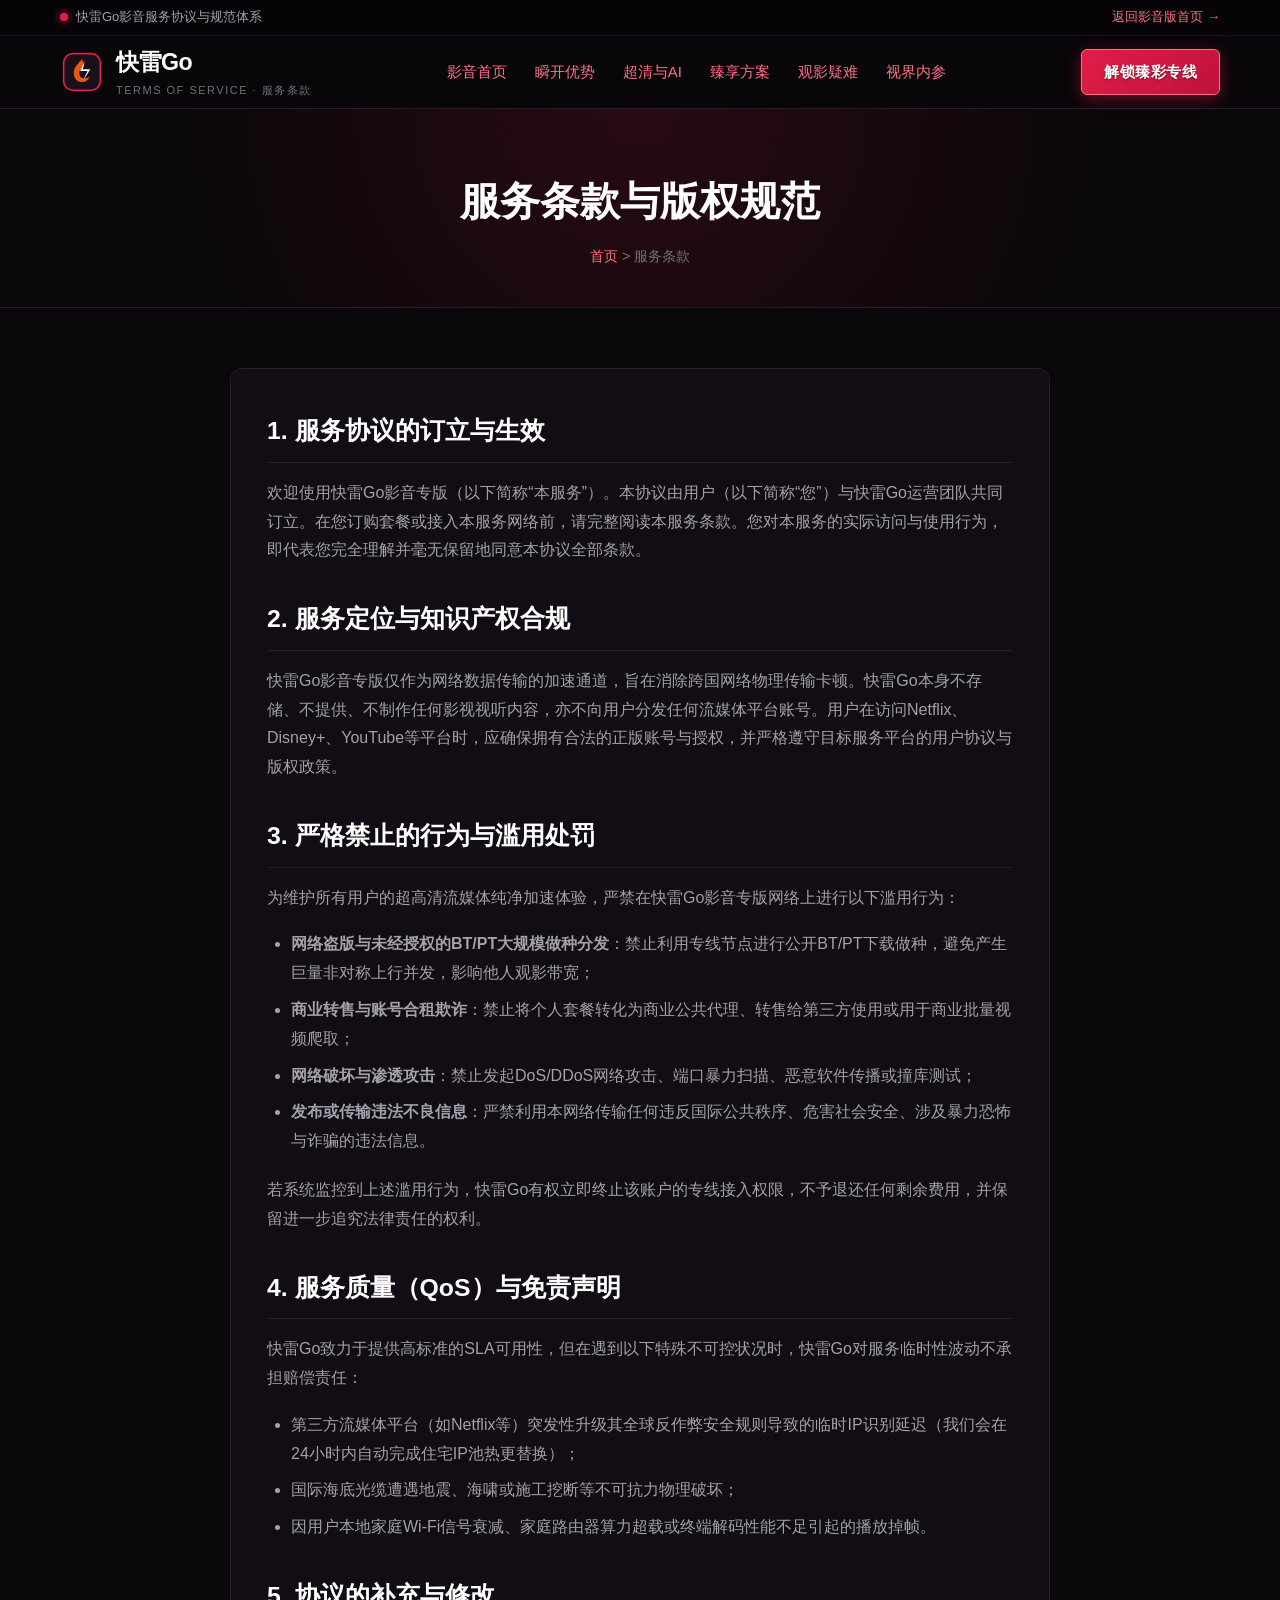
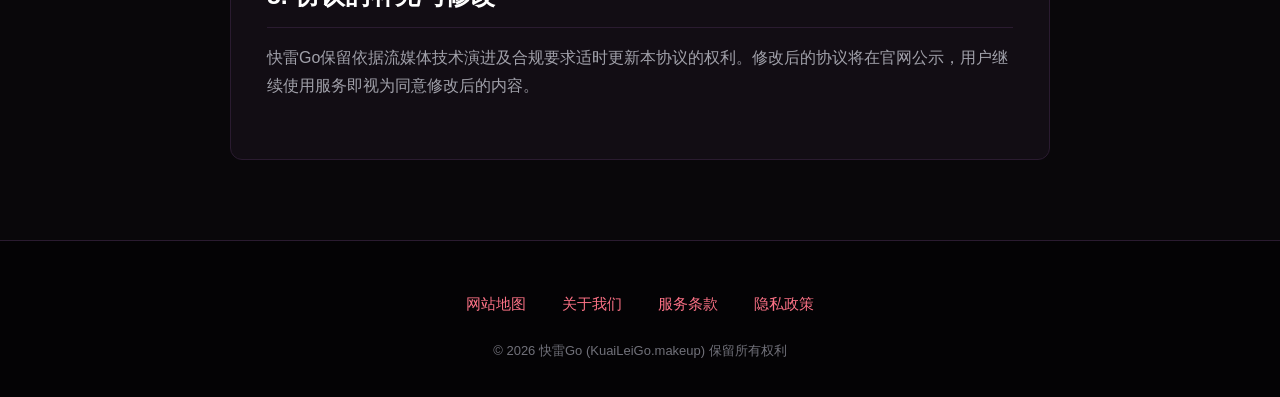
<file: terms.html>
<!DOCTYPE html>
<html lang="zh-CN">
<head>
  <meta charset="UTF-8">
  <meta name="viewport" content="width=device-width, initial-scale=1.0">
  <title>服务条款 - 快雷Go-影音臻彩专版</title>
  <meta name="description" content="快雷Go影音专版服务条款与用户使用规范，包含合法流媒体使用协议、滥用禁止规则及免责声明。">
  <link rel="stylesheet" href="style.css">
</head>
<body>

  <div class="cinema-topbar">
    <div class="cinema-container cinema-topbar-flex">
      <div class="cinema-stream-pill">
        <span class="cinema-live-beacon"></span>
        <span>快雷Go影音服务协议与规范体系</span>
      </div>
      <div>
        <a href="index.html" style="color: var(--cinema-rose);">返回影音版首页 &rarr;</a>
      </div>
    </div>
  </div>

  <header class="cinema-header">
    <div class="cinema-container cinema-nav-wrap">
      <a href="index.html" class="cinema-logo" aria-label="快雷Go首页">
        <svg class="cinema-logo-svg" viewBox="0 0 48 48" fill="none" xmlns="http://www.w3.org/2000/svg">
          <rect x="4" y="4" width="40" height="40" rx="10" fill="#18111b" stroke="#e11d48" stroke-width="1.8"/>
          <path d="M24 10C24 10 27 15 25 18C23 21 21 22 21 25C21 28.5 23.5 31 27 31C29 31 31 30 32 28.5C31.5 32.5 28 35 24 35C19 35 15 31 15 25C15 18.5 20.5 14 24 10Z" fill="#ea580c"/>
          <path d="M27 12L22 23H30L25 34L33 21H25L27 12Z" fill="#ffffff"/>
        </svg>
        <div class="cinema-logo-text">
          <span class="cinema-logo-brand">快雷Go</span>
          <span class="cinema-logo-sub">TERMS OF SERVICE · 服务条款</span>
        </div>
      </a>
      
      <!-- 纯CSS原生汉堡切换器 -->
      <input type="checkbox" id="cinema-toggle" class="cinema-nav-toggle" aria-label="展开导航菜单">
      <label for="cinema-toggle" class="cinema-hamburger" aria-label="切换主菜单">
        <span></span>
        <span></span>
        <span></span>
      </label>

      <nav class="cinema-nav-menu">
        <a href="index.html" class="cinema-nav-link">影音首页</a>
        <a href="index.html#advantages" class="cinema-nav-link">瞬开优势</a>
        <a href="index.html#streaming-matrix" class="cinema-nav-link">超清与AI</a>
        <a href="index.html#pricing" class="cinema-nav-link">臻享方案</a>
        <a href="index.html#faq" class="cinema-nav-link">观影疑难</a>
        <a href="cinema-feed.html" class="cinema-nav-link">视界内参</a>
        <label for="cinema-toggle" class="cinema-menu-close-btn">✕ 收起导航菜单</label>
      </nav>

      <div class="cinema-nav-actions">
        <a href="https://ww012.twilightaff.com/#/?code=A56DH1Af" target="_blank" rel="nofollow" class="btn-cinema btn-cinema-crimson">解锁臻彩专线</a>
      </div>
    </div>
    <!-- 移动端专属横向滑动导航条：保证在手机视口下导航菜单始终醒目可见、永不缺失 -->
    <nav class="cinema-mobile-subnav" aria-label="移动端影音快速导航">
      <div class="cinema-container cinema-mobile-subnav-scroll">
        <a href="index.html" class="cinema-subnav-pill">影音首页</a>
        <a href="index.html#advantages" class="cinema-subnav-pill">瞬开优势</a>
        <a href="index.html#pricing" class="cinema-subnav-pill">臻享方案</a>
        <a href="index.html#faq" class="cinema-subnav-pill">观影疑难</a>
        <a href="cinema-feed.html" class="cinema-subnav-pill">视界内参</a>
      </div>
    </nav>
  </header>

  <div class="cinema-page-header">
    <div class="cinema-container">
      <h1 class="cinema-page-title">服务条款与版权规范</h1>
      <div class="cinema-breadcrumb">
        <a href="index.html">首页</a> &gt; 服务条款
      </div>
    </div>
  </div>

  <main class="cinema-page-content">
    <div class="cinema-container">
      <article class="cinema-article-box">
        <h2>1. 服务协议的订立与生效</h2>
        <p>
          欢迎使用快雷Go影音专版（以下简称“本服务”）。本协议由用户（以下简称“您”）与快雷Go运营团队共同订立。在您订购套餐或接入本服务网络前，请完整阅读本服务条款。您对本服务的实际访问与使用行为，即代表您完全理解并毫无保留地同意本协议全部条款。
        </p>

        <h2>2. 服务定位与知识产权合规</h2>
        <p>
          快雷Go影音专版仅作为网络数据传输的加速通道，旨在消除跨国网络物理传输卡顿。快雷Go本身不存储、不提供、不制作任何影视视听内容，亦不向用户分发任何流媒体平台账号。用户在访问Netflix、Disney+、YouTube等平台时，应确保拥有合法的正版账号与授权，并严格遵守目标服务平台的用户协议与版权政策。
        </p>

        <h2>3. 严格禁止的行为与滥用处罚</h2>
        <p>
          为维护所有用户的超高清流媒体纯净加速体验，严禁在快雷Go影音专版网络上进行以下滥用行为：
        </p>
        <ul>
          <li><strong>网络盗版与未经授权的BT/PT大规模做种分发</strong>：禁止利用专线节点进行公开BT/PT下载做种，避免产生巨量非对称上行并发，影响他人观影带宽；</li>
          <li><strong>商业转售与账号合租欺诈</strong>：禁止将个人套餐转化为商业公共代理、转售给第三方使用或用于商业批量视频爬取；</li>
          <li><strong>网络破坏与渗透攻击</strong>：禁止发起DoS/DDoS网络攻击、端口暴力扫描、恶意软件传播或撞库测试；</li>
          <li><strong>发布或传输违法不良信息</strong>：严禁利用本网络传输任何违反国际公共秩序、危害社会安全、涉及暴力恐怖与诈骗的违法信息。</li>
        </ul>
        <p>
          若系统监控到上述滥用行为，快雷Go有权立即终止该账户的专线接入权限，不予退还任何剩余费用，并保留进一步追究法律责任的权利。
        </p>

        <h2>4. 服务质量（QoS）与免责声明</h2>
        <p>
          快雷Go致力于提供高标准的SLA可用性，但在遇到以下特殊不可控状况时，快雷Go对服务临时性波动不承担赔偿责任：
        </p>
        <ul>
          <li>第三方流媒体平台（如Netflix等）突发性升级其全球反作弊安全规则导致的临时IP识别延迟（我们会在24小时内自动完成住宅IP池热更替换）；</li>
          <li>国际海底光缆遭遇地震、海啸或施工挖断等不可抗力物理破坏；</li>
          <li>因用户本地家庭Wi-Fi信号衰减、家庭路由器算力超载或终端解码性能不足引起的播放掉帧。</li>
        </ul>

        <h2>5. 协议的补充与修改</h2>
        <p>
          快雷Go保留依据流媒体技术演进及合规要求适时更新本协议的权利。修改后的协议将在官网公示，用户继续使用服务即视为同意修改后的内容。
        </p>
      </article>
    </div>
  </main>

  <footer class="cinema-footer">
    <div class="cinema-container">
      <ul class="cinema-footer-links">
        <li><a href="sitemap.html" class="cinema-footer-link">网站地图</a></li>
        <li><a href="about.html" class="cinema-footer-link">关于我们</a></li>
        <li><a href="terms.html" class="cinema-footer-link">服务条款</a></li>
        <li><a href="privacy.html" class="cinema-footer-link">隐私政策</a></li>
      </ul>
      <div class="cinema-copyright">
        &copy; 2026 快雷Go (KuaiLeiGo.makeup) 保留所有权利
      </div>
    </div>
  </footer>

</body>
</html>
</file>
<file: style.css>
/* ===================================================================
   快雷Go (kuaileigo.makeup) - 影音臻彩专版样式表
   设计语言：臻彩棱镜影音工坊风 (Cinematic Prism / Vivid Spectra)
   特性：巨幕宽屏画卷、深茜红烈焰电光、零第三方依赖、移动端单列自适应
   =================================================================== */

:root {
  --cinema-bg: #09070a;
  --cinema-surface: #120d14;
  --cinema-card: #18111b;
  --cinema-card-hover: #221727;
  --cinema-border: #2a1b30;
  --cinema-border-glow: #e11d48;
  --cinema-crimson: #e11d48;
  --cinema-mandarin: #ea580c;
  --cinema-rose: #fb7185;
  --cinema-gold: #f59e0b;
  --text-pure: #fff1f2;
  --text-muted: #a1a1aa;
  --text-dim: #71717a;
  --radius-sm: 6px;
  --radius-md: 12px;
  --radius-lg: 18px;
  --max-w: 1200px;
  --font-stack: -apple-system, BlinkMacSystemFont, "Segoe UI", Roboto, "PingFang SC", "Hiragino Sans GB", "Microsoft YaHei", sans-serif;
}

*, *::before, *::after {
  box-sizing: border-box;
  margin: 0;
  padding: 0;
}

html {
  scroll-behavior: smooth;
  font-size: 16px;
  background-color: var(--cinema-bg);
}

body {
  font-family: var(--font-stack);
  background-color: var(--cinema-bg);
  color: var(--text-pure);
  line-height: 1.6;
  -webkit-font-smoothing: antialiased;
  overflow-x: hidden;
}

a:not(.btn-cinema), a:not(.btn-cinema):visited {
  color: var(--cinema-rose);
  text-decoration: none;
  transition: color 0.2s ease;
}

a:not(.btn-cinema):hover, a:not(.btn-cinema):focus {
  color: var(--cinema-mandarin);
}

img, svg {
  display: block;
  max-width: 100%;
}

.cinema-container {
  max-width: var(--max-w);
  margin-left: auto;
  margin-right: auto;
  padding-left: 20px;
  padding-right: 20px;
}

/* ================= 影院顶部光通告条 ================= */
.cinema-topbar {
  background: #060407;
  border-bottom: 1px solid #1a101f;
  font-size: 0.8125rem;
  color: var(--text-muted);
  padding: 7px 0;
}

.cinema-topbar-flex {
  display: flex;
  align-items: center;
  justify-content: space-between;
  flex-wrap: wrap;
  gap: 8px;
}

.cinema-stream-pill {
  display: inline-flex;
  align-items: center;
  gap: 8px;
}

.cinema-live-beacon {
  width: 8px;
  height: 8px;
  border-radius: 50%;
  background: var(--cinema-crimson);
  box-shadow: 0 0 10px var(--cinema-crimson);
  animation: cinemaBlink 2s infinite ease-in-out;
}

@keyframes cinemaBlink {
  0%, 100% { opacity: 1; transform: scale(1); }
  50% { opacity: 0.3; transform: scale(0.85); }
}

.cinema-topbar-meta {
  color: var(--cinema-rose);
  font-weight: 500;
}

/* ================= 影院主导航栏 ================= */
.cinema-header {
  position: sticky;
  top: 0;
  z-index: 1000;
  background: rgba(9, 7, 10, 0.96);
  border-bottom: 1px solid var(--cinema-border);
  backdrop-filter: blur(10px);
  -webkit-backdrop-filter: blur(10px);
}

.cinema-nav-wrap {
  display: flex;
  align-items: center;
  justify-content: space-between;
  height: 72px;
}

/* Logo 造型：烈焰雷光雕刻徽标 */
.cinema-logo {
  display: inline-flex;
  align-items: center;
  gap: 12px;
}

.cinema-logo-svg {
  width: 44px;
  height: 44px;
  flex-shrink: 0;
}

.cinema-logo-text {
  display: flex;
  flex-direction: column;
}

.cinema-logo-brand {
  font-size: 1.45rem;
  font-weight: 800;
  letter-spacing: -0.5px;
  color: #ffffff;
  display: flex;
  align-items: center;
  gap: 4px;
}

.cinema-logo-brand span {
  color: var(--cinema-crimson);
}

.cinema-logo-sub {
  font-size: 0.6875rem;
  color: var(--text-dim);
  letter-spacing: 1.5px;
  text-transform: uppercase;
}

.cinema-nav-menu {
  display: flex;
  align-items: center;
  gap: 28px;
  list-style: none;
}

.cinema-nav-link {
  font-size: 0.9375rem;
  color: var(--text-muted);
  font-weight: 500;
  transition: color 0.2s ease;
  padding: 6px 0;
}

.cinema-nav-link:hover {
  color: #ffffff;
}

.cinema-nav-actions {
  display: flex;
  align-items: center;
  gap: 14px;
}

/* 按钮规范与文字高清晰度保证 (彻底杜绝 :visited 状态下的低对比度覆盖) */
.btn-cinema,
a.btn-cinema,
a.btn-cinema:link,
a.btn-cinema:visited {
  display: inline-flex;
  align-items: center;
  justify-content: center;
  gap: 8px;
  font-family: var(--font-stack);
  font-size: 0.9375rem;
  font-weight: 700;
  padding: 10px 22px;
  min-height: 44px;
  border-radius: var(--radius-sm);
  border: 1px solid transparent;
  cursor: pointer;
  transition: all 0.2s ease;
  white-space: nowrap;
  text-decoration: none;
  -webkit-font-smoothing: antialiased;
}

.btn-cinema-crimson,
a.btn-cinema-crimson,
a.btn-cinema-crimson:link,
a.btn-cinema-crimson:visited,
a.btn-cinema-crimson:hover,
a.btn-cinema-crimson:focus,
a.btn-cinema-crimson:active {
  background: linear-gradient(135deg, #e11d48 0%, #be123c 100%);
  color: #ffffff !important;
  font-weight: 700;
  letter-spacing: 0.5px;
  border-color: #fb7185;
  text-shadow: 0 1px 2px rgba(0, 0, 0, 0.45);
  box-shadow: 0 4px 16px rgba(225, 29, 72, 0.45);
}

.btn-cinema-crimson:hover,
a.btn-cinema-crimson:hover {
  background: linear-gradient(135deg, #f43f5e 0%, #e11d48 100%);
  color: #ffffff !important;
  box-shadow: 0 6px 22px rgba(225, 29, 72, 0.65);
  transform: translateY(-1px);
}

.btn-cinema-flame,
a.btn-cinema-flame,
a.btn-cinema-flame:link,
a.btn-cinema-flame:visited,
a.btn-cinema-flame:hover,
a.btn-cinema-flame:focus,
a.btn-cinema-flame:active {
  background: linear-gradient(135deg, #ea580c 0%, #c2410c 100%);
  color: #ffffff !important;
  font-weight: 800;
  letter-spacing: 0.5px;
  border-color: #fb923c;
  text-shadow: 0 1px 2px rgba(0, 0, 0, 0.4);
  box-shadow: 0 4px 16px rgba(234, 88, 12, 0.4);
}

.btn-cinema-flame:hover,
a.btn-cinema-flame:hover {
  background: linear-gradient(135deg, #f97316 0%, #ea580c 100%);
  color: #ffffff !important;
  box-shadow: 0 6px 22px rgba(234, 88, 12, 0.6);
  transform: translateY(-1px);
}

.btn-cinema-outline,
a.btn-cinema-outline,
a.btn-cinema-outline:link,
a.btn-cinema-outline:visited {
  background: transparent;
  color: #ffffff !important;
  border-color: #fb7185;
  font-weight: 600;
}

.btn-cinema-outline:hover,
a.btn-cinema-outline:hover {
  background: rgba(225, 29, 72, 0.15);
  border-color: var(--cinema-rose);
  color: #ffffff !important;
}

.btn-cinema-lg {
  padding: 14px 30px;
  font-size: 1.0625rem;
  min-height: 50px;
}

/* 纯CSS原生汉堡切换器 */
.cinema-nav-toggle {
  position: absolute;
  opacity: 0;
  width: 0;
  height: 0;
  pointer-events: none;
}

.cinema-hamburger {
  display: none;
  flex-direction: column;
  justify-content: center;
  align-items: center;
  gap: 5px;
  width: 42px;
  height: 42px;
  cursor: pointer;
  background: rgba(225, 29, 72, 0.08);
  border: 1px solid var(--cinema-border);
  border-radius: 8px;
  padding: 8px;
  transition: all 0.25s ease;
  -webkit-tap-highlight-color: transparent;
  flex-shrink: 0;
}

.cinema-hamburger:hover, .cinema-hamburger:active {
  background: rgba(225, 29, 72, 0.2);
  border-color: var(--cinema-rose);
}

.cinema-hamburger span {
  width: 22px;
  height: 2px;
  background-color: #ffffff;
  border-radius: 2px;
  transition: transform 0.3s ease, opacity 0.3s ease;
  transform-origin: center;
}

.cinema-nav-toggle:checked ~ .cinema-hamburger span:nth-child(1) {
  transform: translateY(7px) rotate(45deg);
}
.cinema-nav-toggle:checked ~ .cinema-hamburger span:nth-child(2) {
  opacity: 0;
}
.cinema-nav-toggle:checked ~ .cinema-hamburger span:nth-child(3) {
  transform: translateY(-7px) rotate(-45deg);
}

.cinema-menu-close-btn {
  display: none;
}

.cinema-mobile-subnav {
  display: none;
}

/* ================= Hero 区域：电影巨幕海报居中 ================= */
.cinema-hero {
  position: relative;
  padding: 85px 0 75px;
  text-align: center;
  border-bottom: 1px solid var(--cinema-border);
  background: radial-gradient(circle at 50% 10%, rgba(225, 29, 72, 0.16) 0%, rgba(9, 7, 10, 0) 70%);
}

.cinema-hero-badge {
  display: inline-flex;
  align-items: center;
  gap: 10px;
  background: rgba(225, 29, 72, 0.12);
  border: 1px solid rgba(251, 113, 133, 0.3);
  padding: 6px 16px;
  border-radius: 20px;
  font-size: 0.8125rem;
  color: var(--cinema-rose);
  margin-bottom: 24px;
}

.cinema-hero-title {
  font-size: 3.4rem;
  font-weight: 800;
  line-height: 1.16;
  letter-spacing: -1.2px;
  color: #ffffff;
  margin-bottom: 22px;
  max-width: 900px;
  margin-left: auto;
  margin-right: auto;
}

.cinema-title-gradient {
  background: linear-gradient(135deg, #fb7185 0%, #ea580c 60%, #f59e0b 100%);
  -webkit-background-clip: text;
  -webkit-text-fill-color: transparent;
}

.cinema-hero-desc {
  font-size: 1.15rem;
  color: var(--text-muted);
  line-height: 1.75;
  margin-bottom: 34px;
  max-width: 680px;
  margin-left: auto;
  margin-right: auto;
}

.cinema-hero-actions {
  display: flex;
  align-items: center;
  justify-content: center;
  flex-wrap: wrap;
  gap: 16px;
  margin-bottom: 48px;
}

/* 居中棱镜频谱舞台 (纯SVG矢量动效) */
.cinema-prism-stage {
  max-width: 520px;
  margin: 0 auto 36px;
}

.cinema-prism-svg {
  width: 100%;
  height: auto;
  filter: drop-shadow(0 0 25px rgba(225, 29, 72, 0.25));
}

.cinema-spectrum-spin {
  transform-origin: 200px 130px;
  animation: cinemaSpectrumShift 14s linear infinite;
}

@keyframes cinemaSpectrumShift {
  from { transform: rotate(0deg); }
  to { transform: rotate(360deg); }
}

/* 影院音画指标条 */
.cinema-spec-strip {
  display: inline-flex;
  align-items: center;
  justify-content: center;
  flex-wrap: wrap;
  gap: 32px;
  padding: 16px 36px;
  background: var(--cinema-surface);
  border: 1px solid var(--cinema-border);
  border-radius: var(--radius-md);
}

.cinema-spec-item {
  display: flex;
  flex-direction: column;
  align-items: center;
}

.cinema-spec-num {
  font-size: 1.5rem;
  font-weight: 800;
  color: #ffffff;
}

.cinema-spec-num span {
  font-size: 0.8125rem;
  color: var(--cinema-crimson);
  margin-left: 2px;
}

.cinema-spec-label {
  font-size: 0.75rem;
  color: var(--text-dim);
  text-transform: uppercase;
  letter-spacing: 1px;
}

/* ================= 公共区块头部 ================= */
.cinema-section {
  padding: 85px 0;
  border-bottom: 1px solid var(--cinema-border);
}

.cinema-section-header {
  text-align: center;
  max-width: 760px;
  margin: 0 auto 54px;
}

.cinema-section-tag {
  display: inline-block;
  font-size: 0.75rem;
  font-weight: 700;
  color: var(--cinema-mandarin);
  letter-spacing: 2px;
  text-transform: uppercase;
  margin-bottom: 10px;
}

.cinema-section-title {
  font-size: 2.3rem;
  font-weight: 800;
  color: #ffffff;
  letter-spacing: -0.5px;
  margin-bottom: 14px;
}

.cinema-section-subtitle {
  font-size: 1.0625rem;
  color: var(--text-muted);
}

/* ================= 核心优势 (4列黑曜石卡片) ================= */
.cinema-grid-4 {
  display: grid;
  grid-template-columns: repeat(4, 1fr);
  gap: 22px;
}

.cinema-card-obsidian {
  background: var(--cinema-surface);
  border: 1px solid var(--cinema-border);
  border-radius: var(--radius-md);
  padding: 30px 22px;
  position: relative;
  transition: all 0.25s ease;
}

.cinema-card-obsidian:hover {
  background: var(--cinema-card-hover);
  border-color: var(--cinema-crimson);
  transform: translateY(-4px);
  box-shadow: 0 12px 28px rgba(225, 29, 72, 0.15);
}

.cinema-icon-box {
  width: 52px;
  height: 52px;
  background: rgba(225, 29, 72, 0.12);
  border: 1px solid rgba(251, 113, 133, 0.25);
  border-radius: var(--radius-sm);
  display: flex;
  align-items: center;
  justify-content: center;
  margin-bottom: 20px;
}

.cinema-card-badge {
  position: absolute;
  top: 22px;
  right: 20px;
  font-size: 0.6875rem;
  font-weight: 800;
  color: var(--cinema-mandarin);
  background: rgba(234, 88, 12, 0.12);
  padding: 2px 8px;
  border-radius: 4px;
}

.cinema-card-title {
  font-size: 1.2rem;
  font-weight: 700;
  color: #ffffff;
  margin-bottom: 12px;
}

.cinema-card-desc {
  font-size: 0.9375rem;
  color: var(--text-muted);
  line-height: 1.6;
}

/* ================= 影音与AI卡片 (3列画卷卡片) ================= */
.cinema-grid-3 {
  display: grid;
  grid-template-columns: repeat(3, 1fr);
  gap: 24px;
}

.cinema-card-stage {
  background: var(--cinema-card);
  border: 1px solid var(--cinema-border);
  border-radius: var(--radius-md);
  padding: 32px 26px;
  transition: all 0.25s ease;
  position: relative;
}

.cinema-card-stage:hover {
  border-color: var(--cinema-rose);
  transform: translateY(-3px);
  box-shadow: 0 10px 25px rgba(234, 88, 12, 0.15);
}

.cinema-stage-tag {
  display: inline-block;
  font-size: 0.6875rem;
  font-weight: 800;
  padding: 4px 10px;
  background: rgba(225, 29, 72, 0.15);
  color: var(--cinema-rose);
  border: 1px solid rgba(251, 113, 133, 0.3);
  border-radius: 4px;
  margin-bottom: 16px;
}

.cinema-stage-title {
  font-size: 1.3rem;
  font-weight: 700;
  color: #ffffff;
  margin-bottom: 12px;
}

.cinema-stage-desc {
  font-size: 0.9375rem;
  color: var(--text-muted);
  line-height: 1.65;
  margin-bottom: 20px;
}

.cinema-stage-meta {
  border-top: 1px solid var(--cinema-border);
  padding-top: 14px;
  display: flex;
  align-items: center;
  justify-content: space-between;
  font-size: 0.8125rem;
  color: var(--cinema-mandarin);
}

/* ================= 方案价格表 (3列影音方案) ================= */
.cinema-price-card {
  background: var(--cinema-surface);
  border: 1px solid var(--cinema-border);
  border-radius: var(--radius-md);
  padding: 38px 28px;
  position: relative;
  transition: all 0.25s ease;
  display: flex;
  flex-direction: column;
}

.cinema-price-featured {
  background: var(--cinema-card);
  border-color: var(--cinema-crimson);
  box-shadow: 0 8px 32px rgba(225, 29, 72, 0.22);
  transform: scale(1.03);
}

.cinema-featured-flag {
  position: absolute;
  top: -12px;
  left: 50%;
  transform: translateX(-50%);
  background: linear-gradient(135deg, #e11d48 0%, #ea580c 100%);
  color: #ffffff;
  font-size: 0.75rem;
  font-weight: 800;
  padding: 4px 16px;
  border-radius: 12px;
  letter-spacing: 1px;
}

.cinema-price-title {
  font-size: 1.35rem;
  font-weight: 700;
  color: #ffffff;
  margin-bottom: 8px;
}

.cinema-price-sub {
  font-size: 0.875rem;
  color: var(--text-dim);
  margin-bottom: 24px;
}

.cinema-cost-wrap {
  display: flex;
  align-items: baseline;
  gap: 4px;
  margin-bottom: 24px;
  padding-bottom: 20px;
  border-bottom: 1px solid var(--cinema-border);
}

.cinema-currency {
  font-size: 1.35rem;
  font-weight: 700;
  color: var(--cinema-crimson);
}

.cinema-cost-val {
  font-size: 2.8rem;
  font-weight: 800;
  color: #ffffff;
  line-height: 1;
}

.cinema-period {
  font-size: 0.875rem;
  color: var(--text-dim);
}

.cinema-perks {
  list-style: none;
  margin-bottom: 30px;
  flex-grow: 1;
}

.cinema-perk-item {
  display: flex;
  align-items: center;
  gap: 10px;
  font-size: 0.9375rem;
  color: var(--text-muted);
  margin-bottom: 12px;
}

.cinema-dot-icon {
  width: 14px;
  height: 14px;
  color: var(--cinema-crimson);
  flex-shrink: 0;
}

.cinema-price-btn-wrap {
  margin-top: auto;
}

.cinema-price-btn-wrap .btn-cinema {
  width: 100%;
}

/* ================= FAQ 疑难解答 (2列) ================= */
.cinema-faq-grid {
  display: grid;
  grid-template-columns: repeat(2, 1fr);
  gap: 22px;
}

.cinema-faq-box {
  background: var(--cinema-surface);
  border: 1px solid var(--cinema-border);
  border-radius: var(--radius-md);
  padding: 26px 24px;
}

.cinema-faq-question {
  font-size: 1.125rem;
  font-weight: 700;
  color: #ffffff;
  margin-bottom: 10px;
  display: flex;
  align-items: flex-start;
  gap: 10px;
}

.cinema-faq-prefix {
  color: var(--cinema-crimson);
  font-weight: 800;
}

.cinema-faq-answer {
  font-size: 0.9375rem;
  color: var(--text-muted);
  line-height: 1.65;
  padding-left: 24px;
}

/* ================= 影迷与创作者口碑 (3列) ================= */
.cinema-review-item {
  background: var(--cinema-surface);
  border: 1px solid var(--cinema-border);
  border-radius: var(--radius-md);
  padding: 28px 24px;
  display: flex;
  flex-direction: column;
  justify-content: space-between;
}

.cinema-review-text {
  font-size: 0.9375rem;
  color: var(--text-pure);
  line-height: 1.68;
  margin-bottom: 22px;
}

.cinema-review-user {
  display: flex;
  align-items: center;
  gap: 12px;
  border-top: 1px solid var(--cinema-border);
  padding-top: 14px;
}

.cinema-user-avatar {
  width: 40px;
  height: 40px;
  border-radius: 50%;
  background: var(--cinema-card);
  border: 1px solid var(--cinema-crimson);
  display: flex;
  align-items: center;
  justify-content: center;
  font-weight: 700;
  font-size: 0.9375rem;
  color: var(--cinema-mandarin);
}

.cinema-user-name {
  font-size: 0.875rem;
  font-weight: 700;
  color: #ffffff;
}

.cinema-user-tag {
  font-size: 0.75rem;
  color: var(--text-dim);
}

/* ================= 底部规范 (严格仅4个中文标题链接) ================= */
.cinema-footer {
  background: #040305;
  border-top: 1px solid var(--cinema-border);
  padding: 50px 0 35px;
  text-align: center;
}

.cinema-footer-links {
  display: flex;
  align-items: center;
  justify-content: center;
  gap: 36px;
  list-style: none;
  margin-bottom: 24px;
  flex-wrap: wrap;
}

.cinema-footer-link {
  font-size: 0.9375rem;
  color: var(--text-muted);
  font-weight: 500;
  transition: color 0.2s ease;
}

.cinema-footer-link:hover {
  color: var(--cinema-rose);
}

.cinema-copyright {
  font-size: 0.8125rem;
  color: var(--text-dim);
}

/* ================= 独立子页面通用内容样式 ================= */
.cinema-page-header {
  padding: 60px 0 40px;
  border-bottom: 1px solid var(--cinema-border);
  background: radial-gradient(circle at 50% 0%, rgba(225, 29, 72, 0.15) 0%, rgba(9, 7, 10, 0) 70%);
  text-align: center;
}

.cinema-page-title {
  font-size: 2.5rem;
  font-weight: 800;
  color: #ffffff;
  margin-bottom: 12px;
}

.cinema-breadcrumb {
  font-size: 0.875rem;
  color: var(--text-dim);
}

.cinema-breadcrumb a {
  color: var(--cinema-rose);
}

.cinema-page-content {
  padding: 60px 0 80px;
  max-width: 860px;
  margin: 0 auto;
}

.cinema-article-box {
  background: var(--cinema-surface);
  border: 1px solid var(--cinema-border);
  border-radius: var(--radius-md);
  padding: 40px 36px;
  line-height: 1.8;
}

.cinema-article-box h2 {
  font-size: 1.55rem;
  font-weight: 700;
  color: #ffffff;
  margin: 32px 0 16px;
  padding-bottom: 8px;
  border-bottom: 1px solid var(--cinema-border);
}

.cinema-article-box h2:first-child {
  margin-top: 0;
}

.cinema-article-box h3 {
  font-size: 1.2rem;
  font-weight: 600;
  color: var(--cinema-rose);
  margin: 24px 0 12px;
}

.cinema-article-box p {
  font-size: 1rem;
  color: var(--text-muted);
  margin-bottom: 18px;
}

.cinema-article-box a, .cinema-article-box a:visited {
  color: #fb7185;
  font-weight: 600;
  text-decoration: underline;
  text-underline-offset: 4px;
  text-decoration-color: rgba(251, 113, 133, 0.4);
  transition: color 0.2s ease, text-decoration-color 0.2s ease;
}

.cinema-article-box a:hover, .cinema-article-box a:focus {
  color: #ea580c;
  text-decoration-color: #ea580c;
}

.cinema-article-box ul, .cinema-article-box ol {
  margin-bottom: 20px;
  padding-left: 24px;
  color: var(--text-muted);
}

.cinema-article-box li {
  margin-bottom: 8px;
}

.cinema-sitemap-grid {
  display: grid;
  grid-template-columns: repeat(2, 1fr);
  gap: 24px;
  margin-top: 24px;
}

.cinema-sitemap-card {
  background: var(--cinema-card);
  border: 1px solid var(--cinema-border);
  border-radius: var(--radius-sm);
  padding: 22px;
}

.cinema-sitemap-card h3 {
  color: var(--cinema-mandarin);
  margin-top: 0;
  margin-bottom: 14px;
  font-size: 1.1rem;
}

.cinema-sitemap-links {
  list-style: none;
  padding: 0;
}

.cinema-sitemap-links li {
  margin-bottom: 10px;
}

.cinema-sitemap-links a {
  color: var(--text-muted);
  transition: color 0.2s;
}

.cinema-sitemap-links a:hover {
  color: #ffffff;
}

/* ================= 移动端精准响应式 (@media) ================= */
@media (max-width: 992px) {
  .cinema-nav-wrap {
    position: static;
  }

  .cinema-hamburger {
    display: flex;
  }

  .cinema-nav-menu {
    position: absolute;
    top: 100%;
    left: 0;
    right: 0;
    width: 100%;
    background: rgba(9, 7, 10, 0.98);
    border-bottom: 2px solid var(--cinema-crimson);
    box-shadow: 0 20px 40px rgba(0, 0, 0, 0.85);
    flex-direction: column;
    padding: 16px 20px 24px;
    gap: 8px;
    display: none;
    z-index: 9999;
    max-height: calc(100vh - 80px);
    overflow-y: auto;
    -webkit-overflow-scrolling: touch;
  }

  .cinema-nav-toggle:checked ~ .cinema-nav-menu {
    display: flex;
    animation: cinemaSlideDown 0.25s ease-out forwards;
  }

  @keyframes cinemaSlideDown {
    from {
      opacity: 0;
      transform: translateY(-8px);
    }
    to {
      opacity: 1;
      transform: translateY(0);
    }
  }

  .cinema-nav-link {
    display: flex;
    align-items: center;
    padding: 12px 16px;
    font-size: 0.95rem;
    font-weight: 500;
    color: var(--cinema-text);
    border-radius: 8px;
    background: rgba(255, 255, 255, 0.03);
    border-left: 3px solid transparent;
    transition: all 0.2s ease;
  }

  .cinema-nav-link:hover, .cinema-nav-link:active {
    background: rgba(225, 29, 72, 0.16);
    color: var(--cinema-rose);
    border-left-color: var(--cinema-rose);
    padding-left: 20px;
  }

  .cinema-menu-close-btn {
    display: block;
    text-align: center;
    padding: 10px;
    margin-top: 10px;
    font-size: 0.8125rem;
    color: var(--cinema-muted);
    cursor: pointer;
    border-radius: 8px;
    border-top: 1px solid var(--cinema-border);
  }

  .cinema-menu-close-btn:hover {
    color: #ffffff;
  }

  /* 导航栏全局唯一官方 CTA 按钮：在移动端紧贴汉堡菜单左侧 */
  .cinema-nav-actions {
    display: flex;
    align-items: center;
    margin-left: auto;
    margin-right: 12px;
  }

  .cinema-nav-actions .btn-cinema {
    padding: 7px 14px;
    font-size: 0.8125rem;
    min-height: 36px;
  }

  .cinema-mobile-subnav {
    display: block;
    background: #09070a;
    border-bottom: 1px solid var(--cinema-border);
    overflow: hidden;
  }

  .cinema-mobile-subnav-scroll {
    display: flex;
    align-items: center;
    gap: 8px;
    overflow-x: auto;
    white-space: nowrap;
    padding: 8px 16px;
    scrollbar-width: none;
    -webkit-overflow-scrolling: touch;
  }

  .cinema-mobile-subnav-scroll::-webkit-scrollbar {
    display: none;
  }

  .cinema-subnav-pill {
    display: inline-block;
    padding: 6px 14px;
    font-size: 0.8125rem;
    font-weight: 500;
    color: var(--cinema-muted);
    background: rgba(255, 255, 255, 0.04);
    border: 1px solid var(--cinema-border);
    border-radius: 20px;
    text-decoration: none;
    transition: all 0.2s ease;
    flex-shrink: 0;
  }

  .cinema-subnav-pill:active, .cinema-subnav-pill:hover {
    background: rgba(225, 29, 72, 0.2);
    color: #ffffff;
    border-color: var(--cinema-rose);
  }

  .cinema-hero-title {
    font-size: 2.6rem;
  }

  .cinema-grid-4 {
    grid-template-columns: repeat(2, 1fr);
  }

  .cinema-grid-3 {
    grid-template-columns: repeat(2, 1fr);
  }

  .cinema-price-featured {
    transform: none;
  }
}

@media (max-width: 768px) {

  .cinema-hero-title {
    font-size: 2.15rem;
  }

  .cinema-spec-strip {
    flex-direction: column;
    gap: 16px;
    padding: 16px 20px;
    width: 100%;
  }

  .cinema-grid-4, .cinema-grid-3, .cinema-faq-grid, .cinema-sitemap-grid {
    grid-template-columns: 1fr;
  }

  .cinema-hero-actions {
    flex-direction: column;
    width: 100%;
  }

  .cinema-hero-actions .btn-cinema {
    width: 100%;
  }

  .cinema-footer-links {
    flex-direction: column;
    gap: 16px;
  }

  .cinema-article-box {
    padding: 24px 18px;
  }
}
</file>
